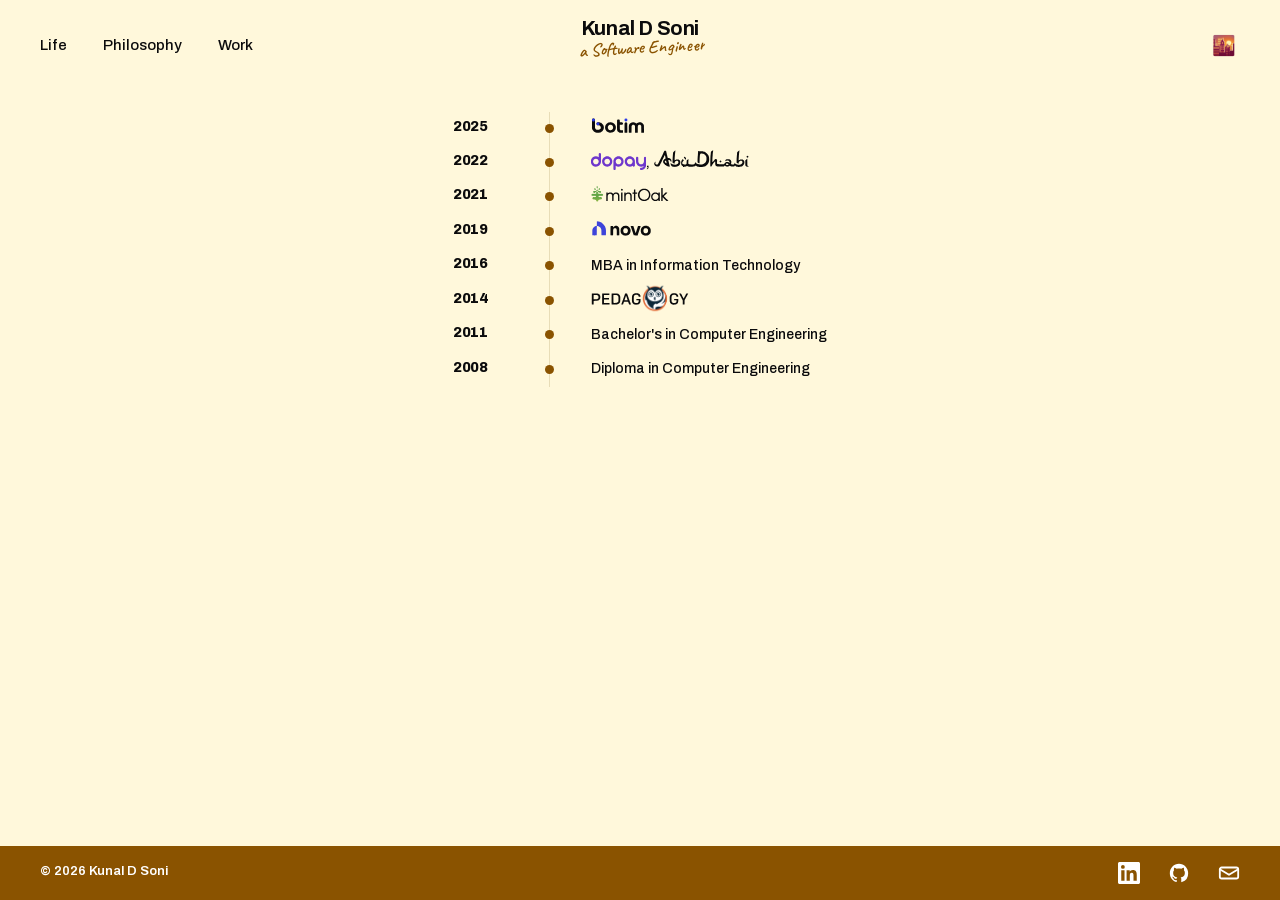
<file: index.html>
<!doctype html>
<html lang="en">
<head>
<meta charset="utf-8">
<title>Kunal D Soni</title>
<link rel="canonical" href="https://kunaldsoni.github.io/story.html">
<meta http-equiv="refresh" content="0; url=story.html">
<script>location.replace('story.html' + location.hash);</script>
</head>
<body><a href="story.html">Continue to the story</a></body>
</html>
</file>
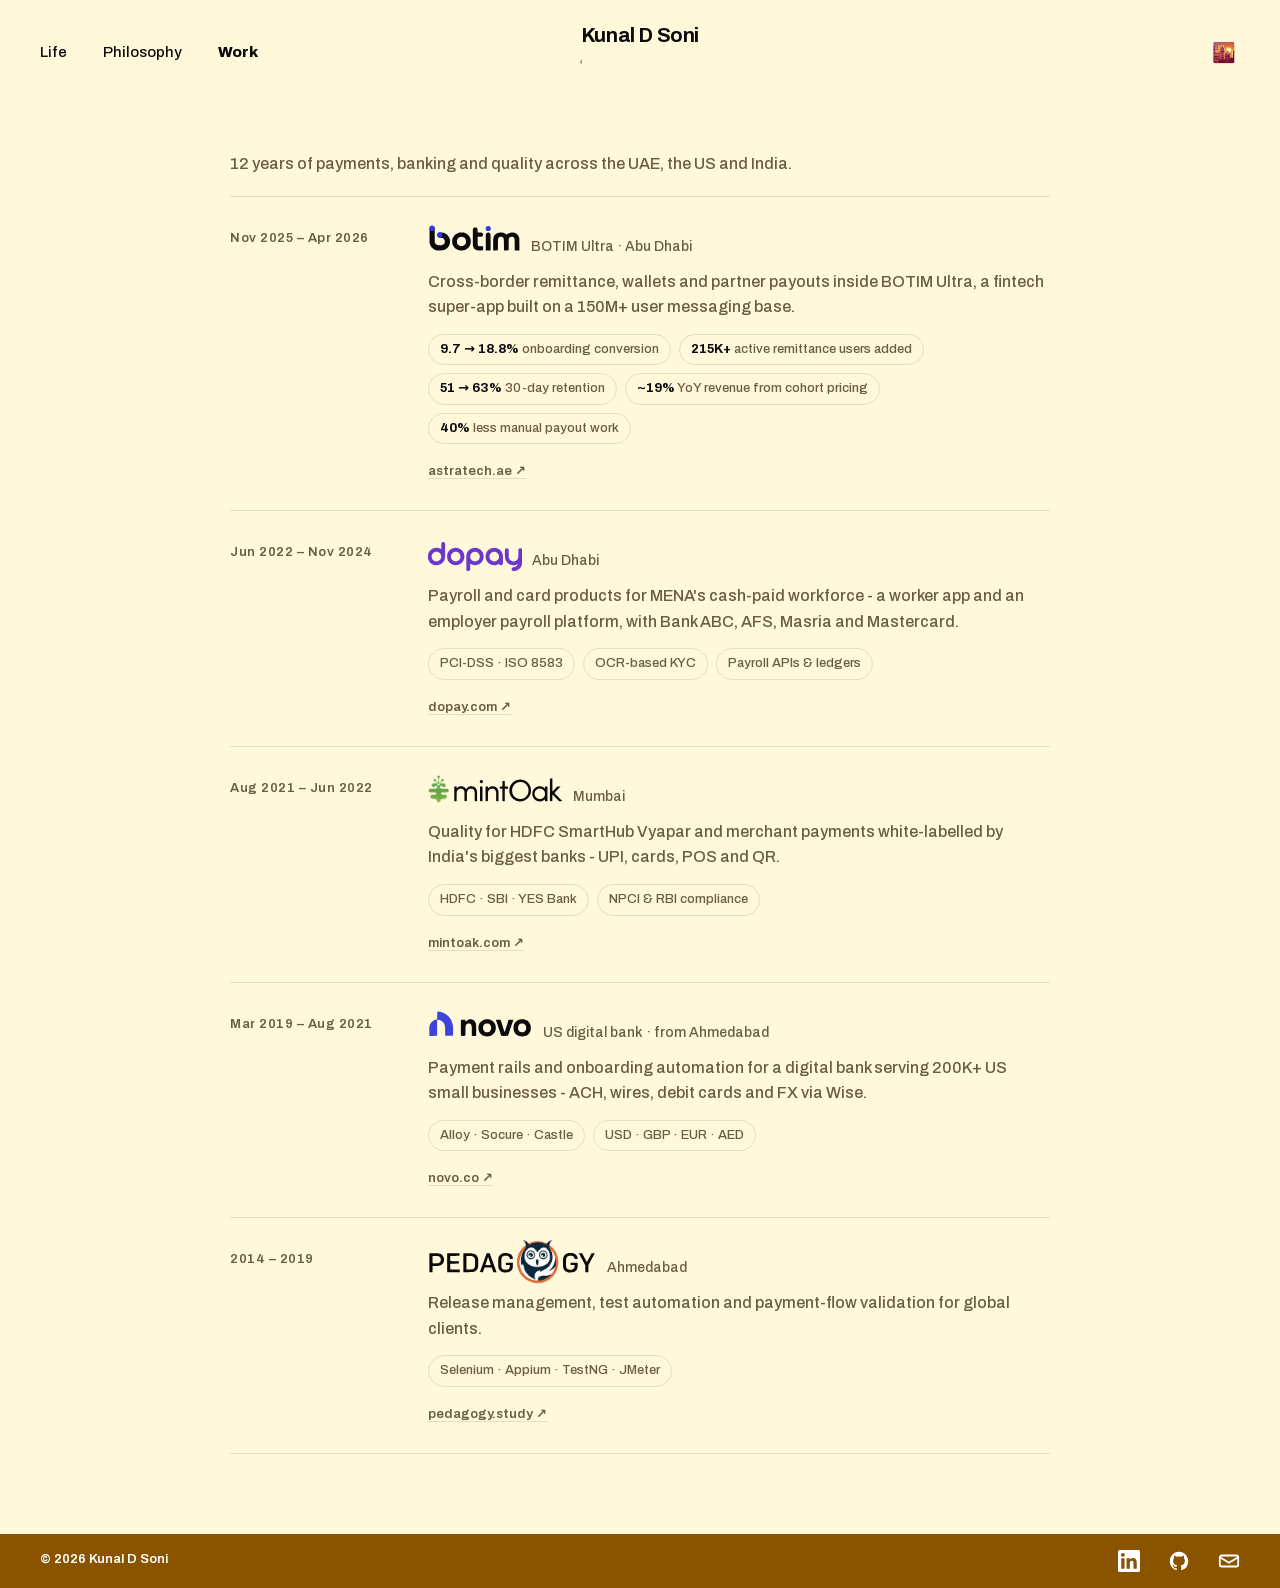
<file: case-botim.html>
<!doctype html>
<html lang="en">
<head>
<meta charset="utf-8">
<meta name="viewport" content="width=device-width,initial-scale=1">
<title>Moved - Kunal D Soni</title>
<meta name="robots" content="noindex, follow">
<meta http-equiv="refresh" content="0; url=work.html#astratech">
<link rel="icon" href="favicon.svg" type="image/svg+xml">
<link rel="stylesheet" href="styles.css?v=5e9617a7">
</head>
<body class="page">
<main class="page__main" id="main">
  <h1 class="visually-hidden">This page has moved</h1>
  <p class="lede lede--center">This page now lives on <a class="arrow" href="work.html#astratech">Work →</a></p>
</main>
</body>
</html>
</file>
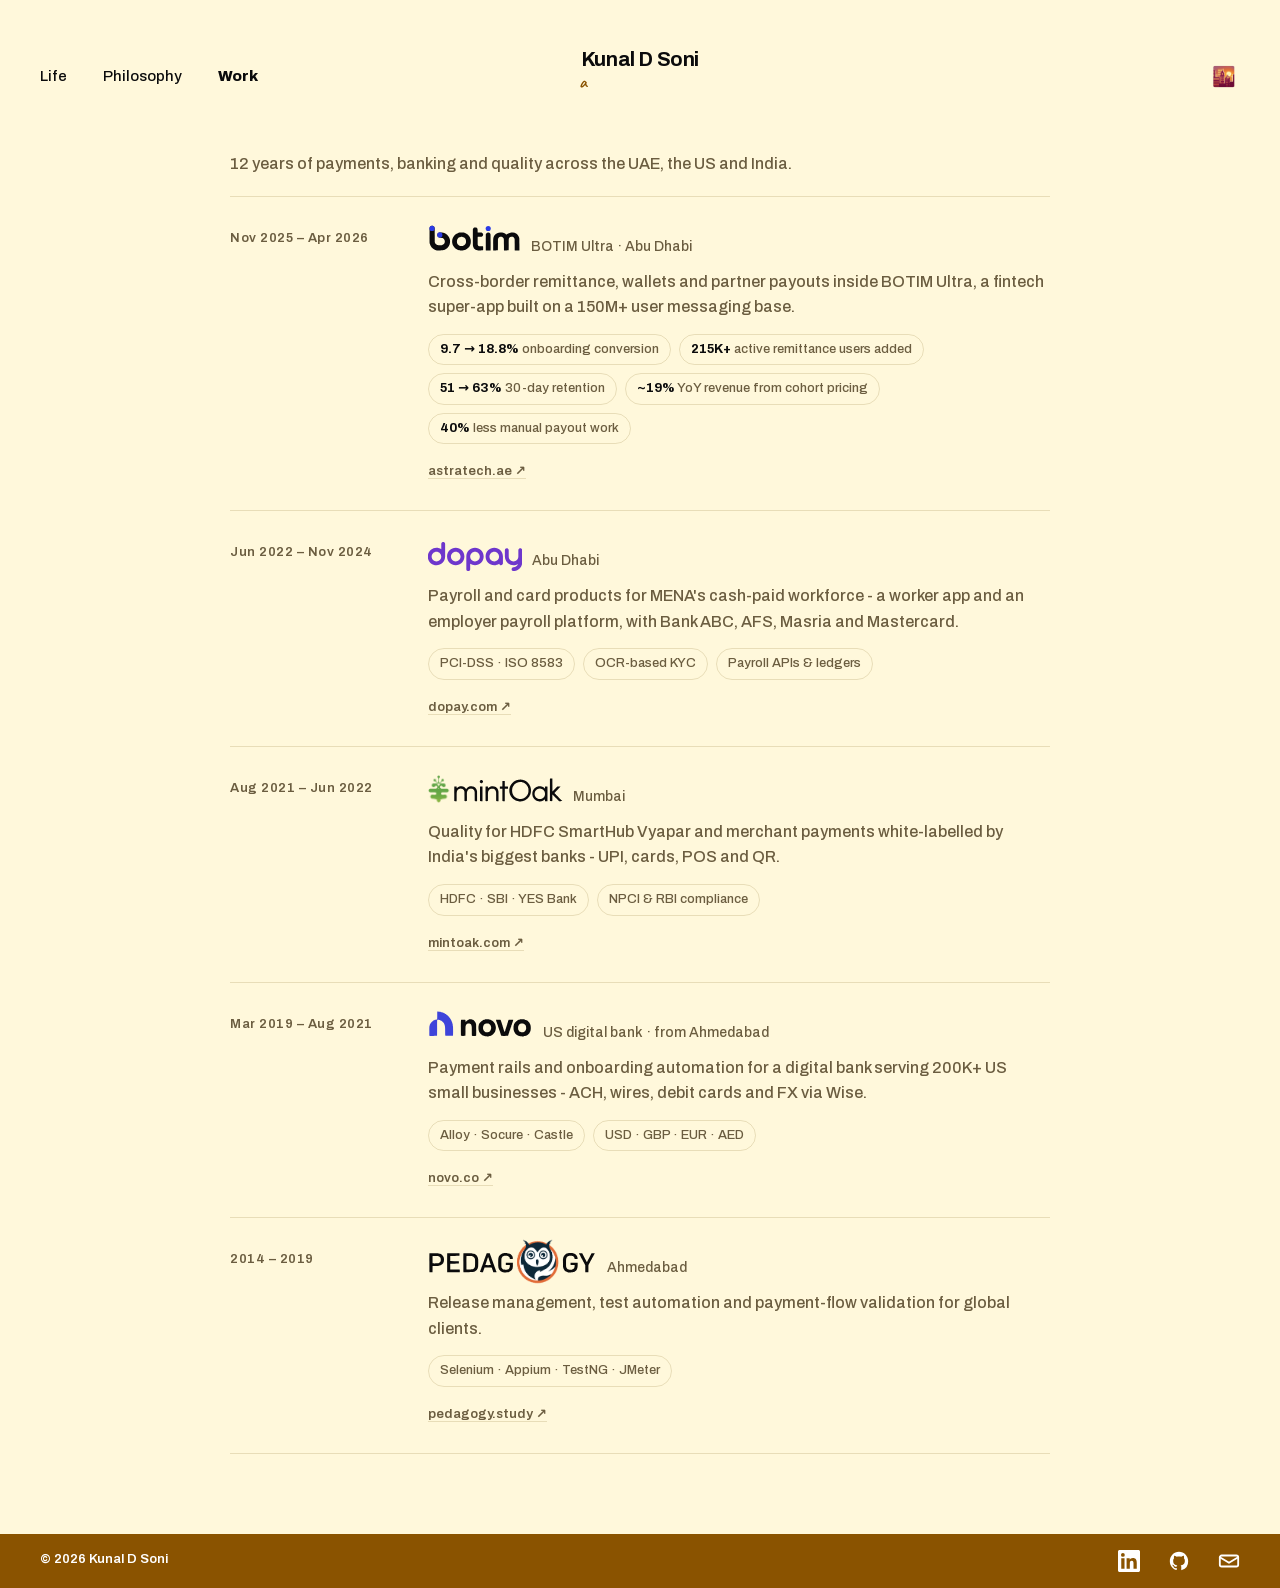
<file: case-dopay.html>
<!doctype html>
<html lang="en">
<head>
<meta charset="utf-8">
<meta name="viewport" content="width=device-width,initial-scale=1">
<title>Moved - Kunal D Soni</title>
<meta name="robots" content="noindex, follow">
<meta http-equiv="refresh" content="0; url=work.html#dopay">
<link rel="icon" href="favicon.svg" type="image/svg+xml">
<link rel="stylesheet" href="styles.css?v=5e9617a7">
</head>
<body class="page">
<main class="page__main" id="main">
  <h1 class="visually-hidden">This page has moved</h1>
  <p class="lede lede--center">This page now lives on <a class="arrow" href="work.html#dopay">Work →</a></p>
</main>
</body>
</html>
</file>
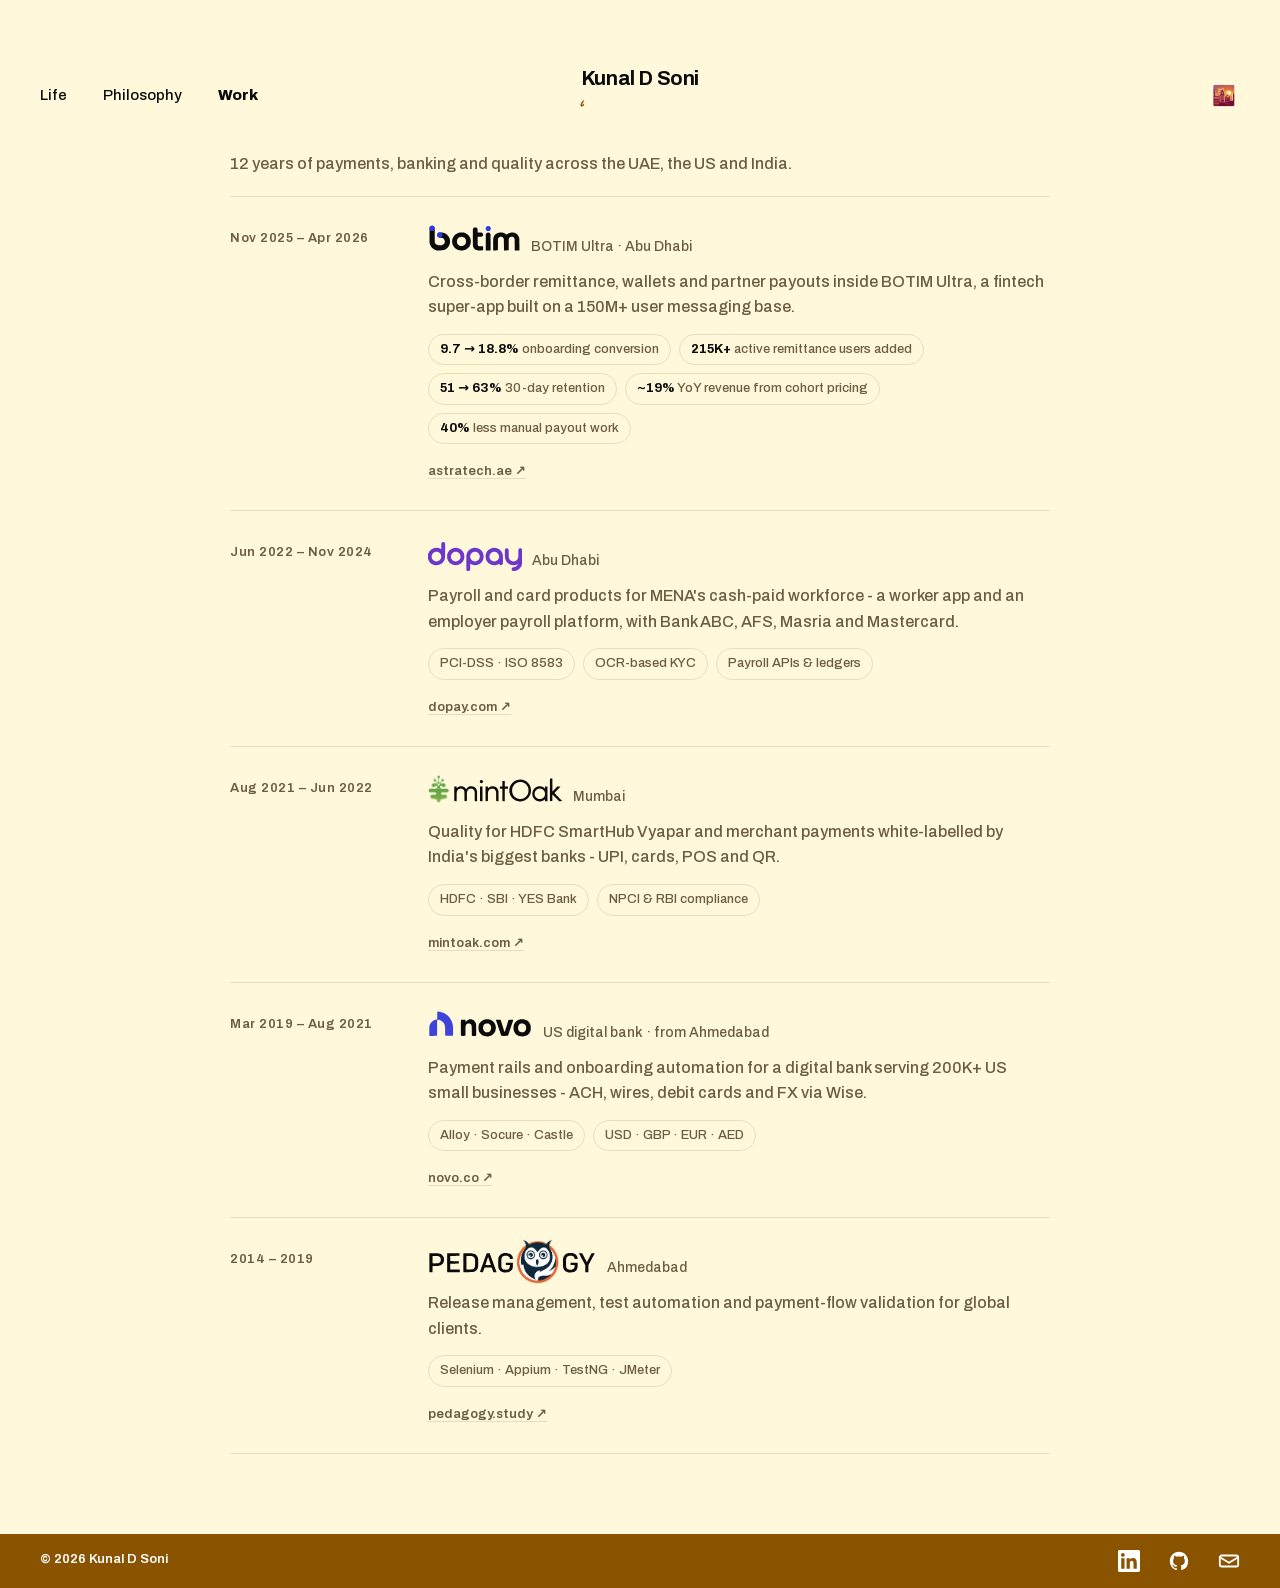
<file: case-novo.html>
<!doctype html>
<html lang="en">
<head>
<meta charset="utf-8">
<meta name="viewport" content="width=device-width,initial-scale=1">
<title>Moved - Kunal D Soni</title>
<meta name="robots" content="noindex, follow">
<meta http-equiv="refresh" content="0; url=work.html#novo">
<link rel="icon" href="favicon.svg" type="image/svg+xml">
<link rel="stylesheet" href="styles.css?v=5e9617a7">
</head>
<body class="page">
<main class="page__main" id="main">
  <h1 class="visually-hidden">This page has moved</h1>
  <p class="lede lede--center">This page now lives on <a class="arrow" href="work.html#novo">Work →</a></p>
</main>
</body>
</html>
</file>
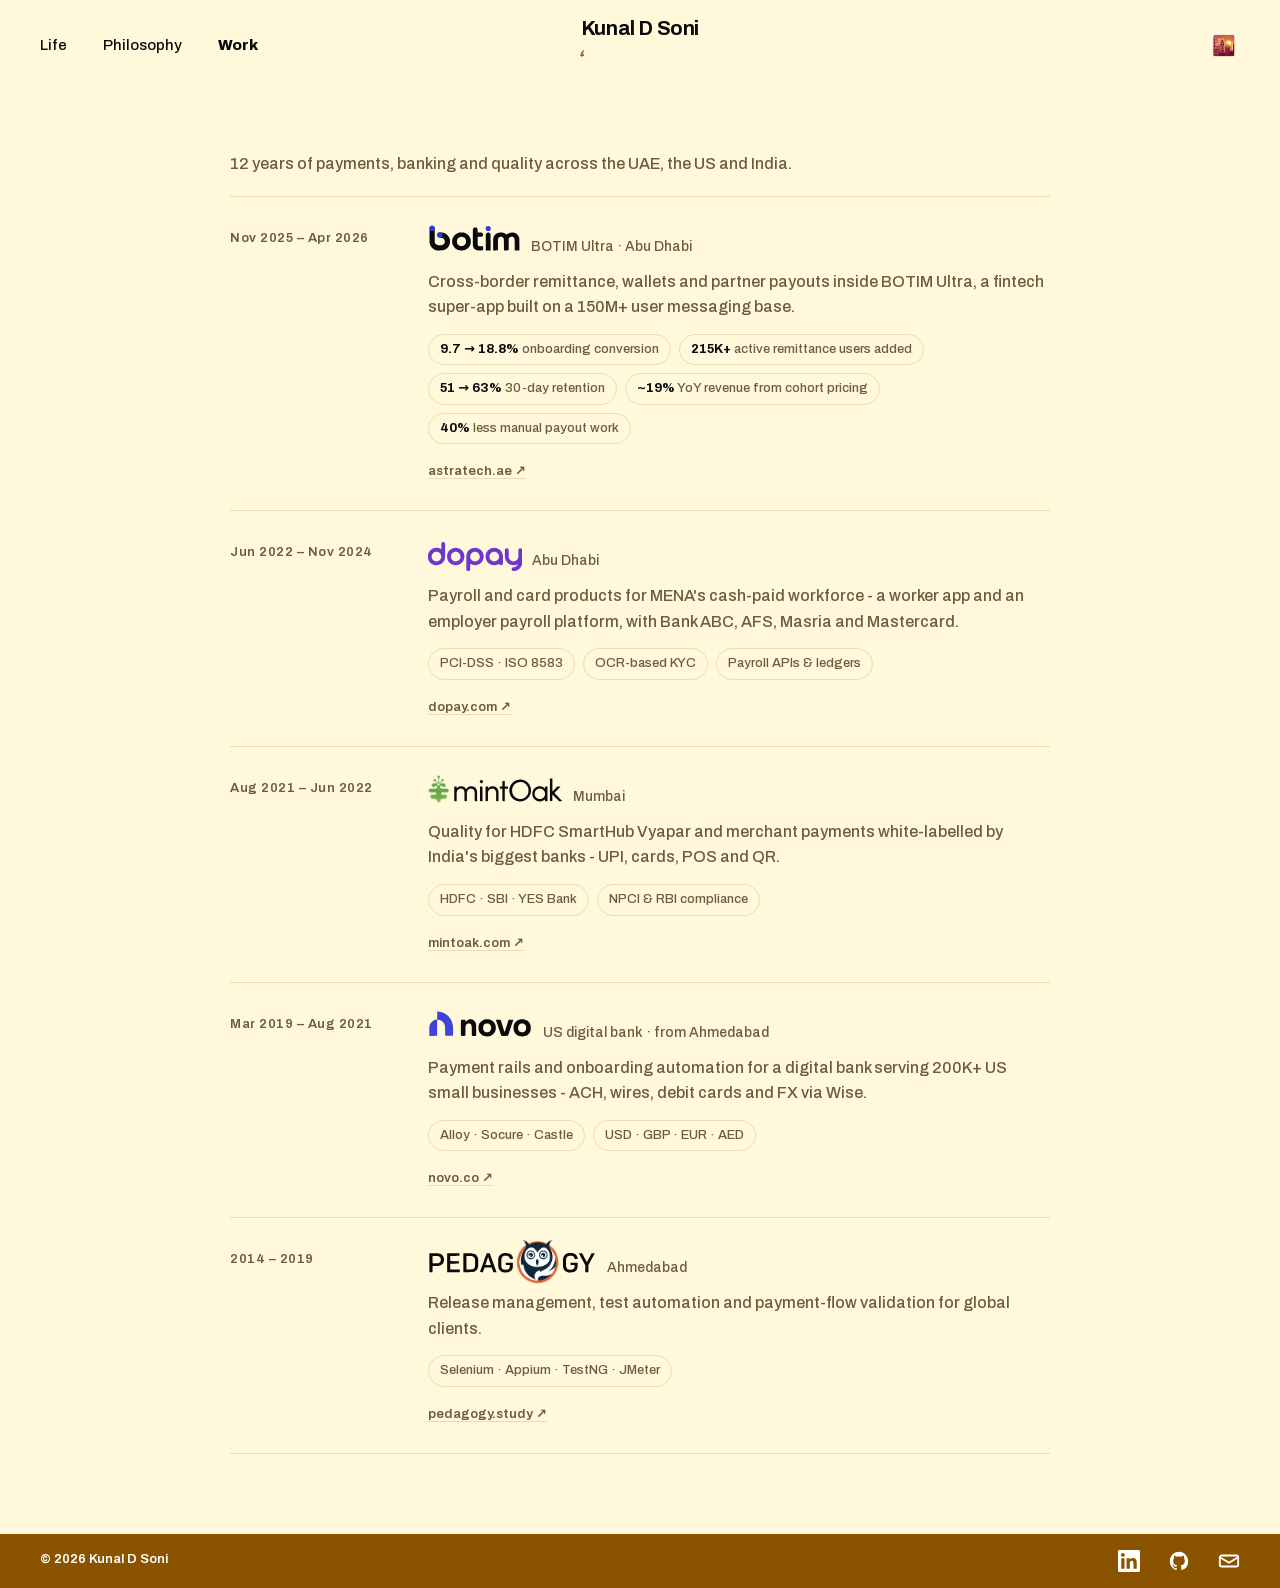
<file: impact.html>
<!doctype html>
<html lang="en">
<head>
<meta charset="utf-8">
<meta name="viewport" content="width=device-width,initial-scale=1">
<title>Moved - Kunal D Soni</title>
<meta name="robots" content="noindex, follow">
<meta http-equiv="refresh" content="0; url=work.html">
<link rel="icon" href="favicon.svg" type="image/svg+xml">
<link rel="stylesheet" href="styles.css?v=5e9617a7">
</head>
<body class="page">
<main class="page__main" id="main">
  <h1 class="visually-hidden">This page has moved</h1>
  <p class="lede lede--center">This page now lives on <a class="arrow" href="work.html">Work →</a></p>
</main>
</body>
</html>
</file>
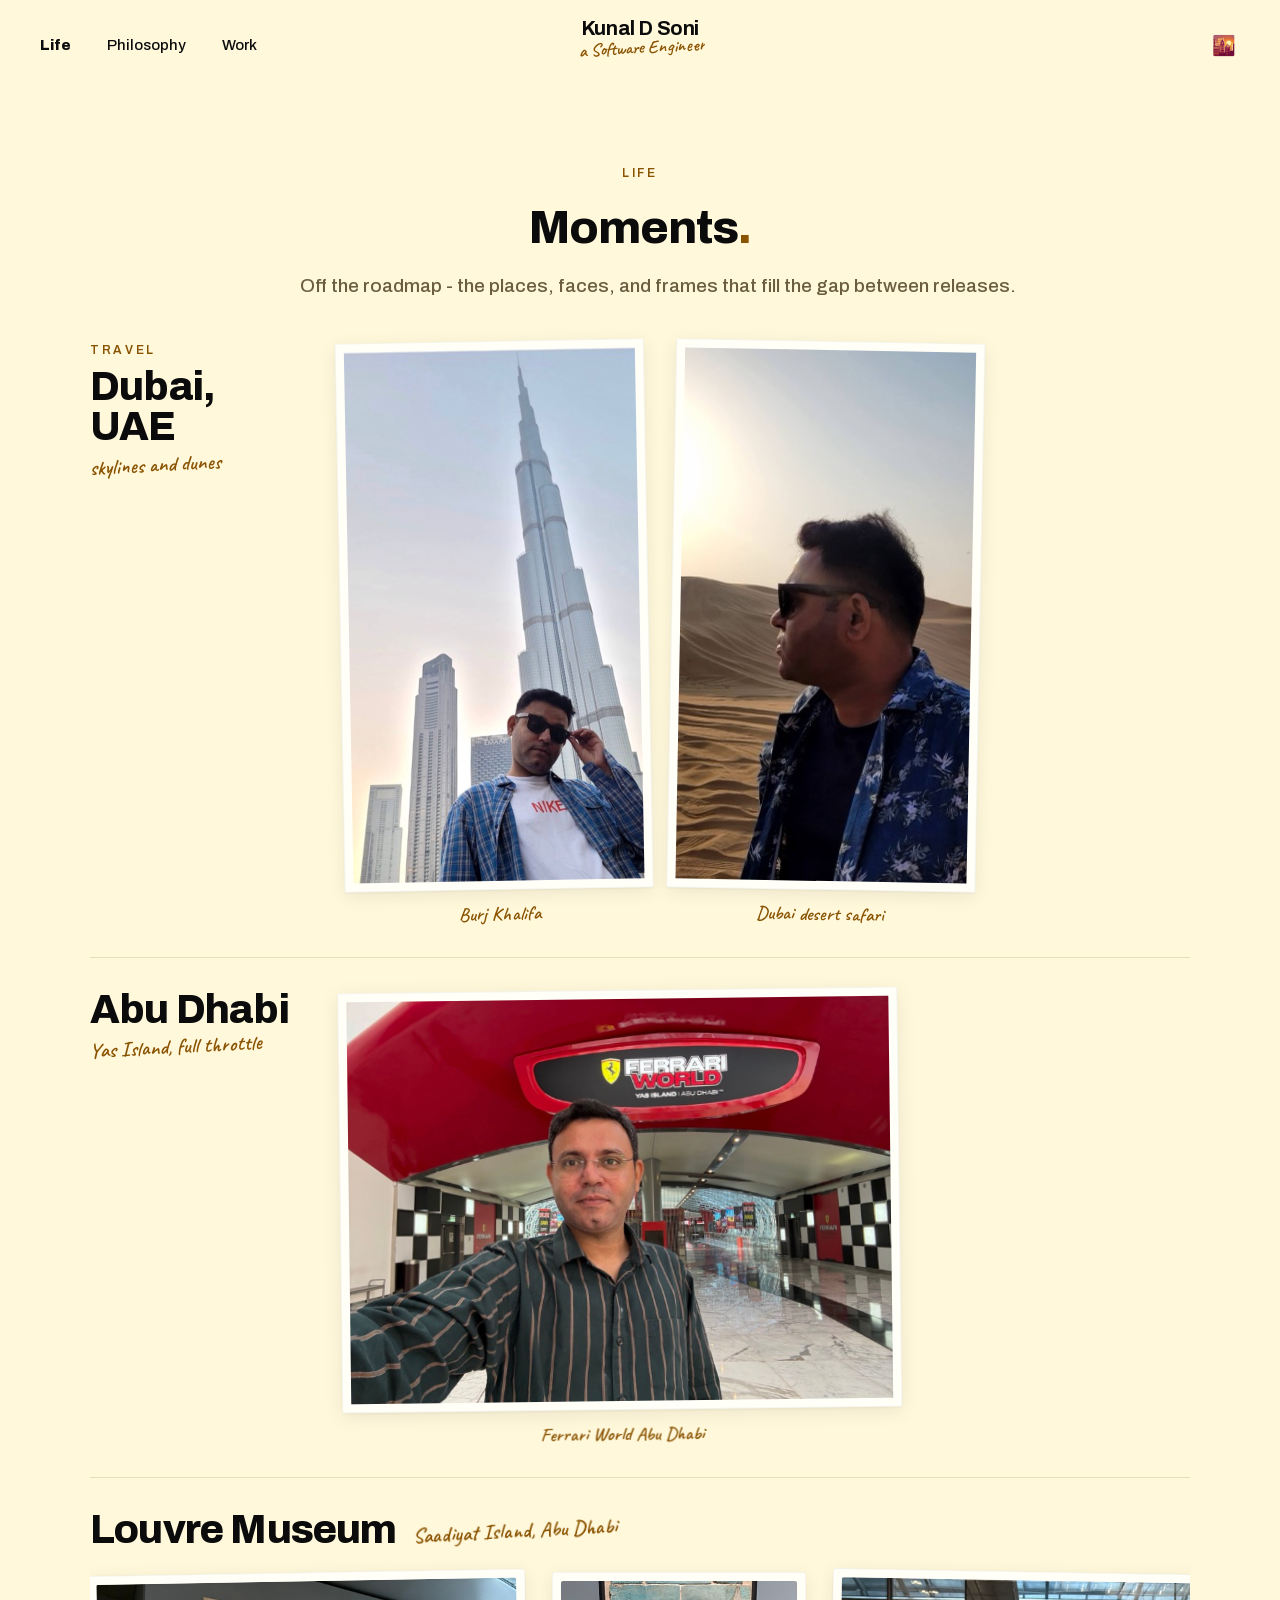
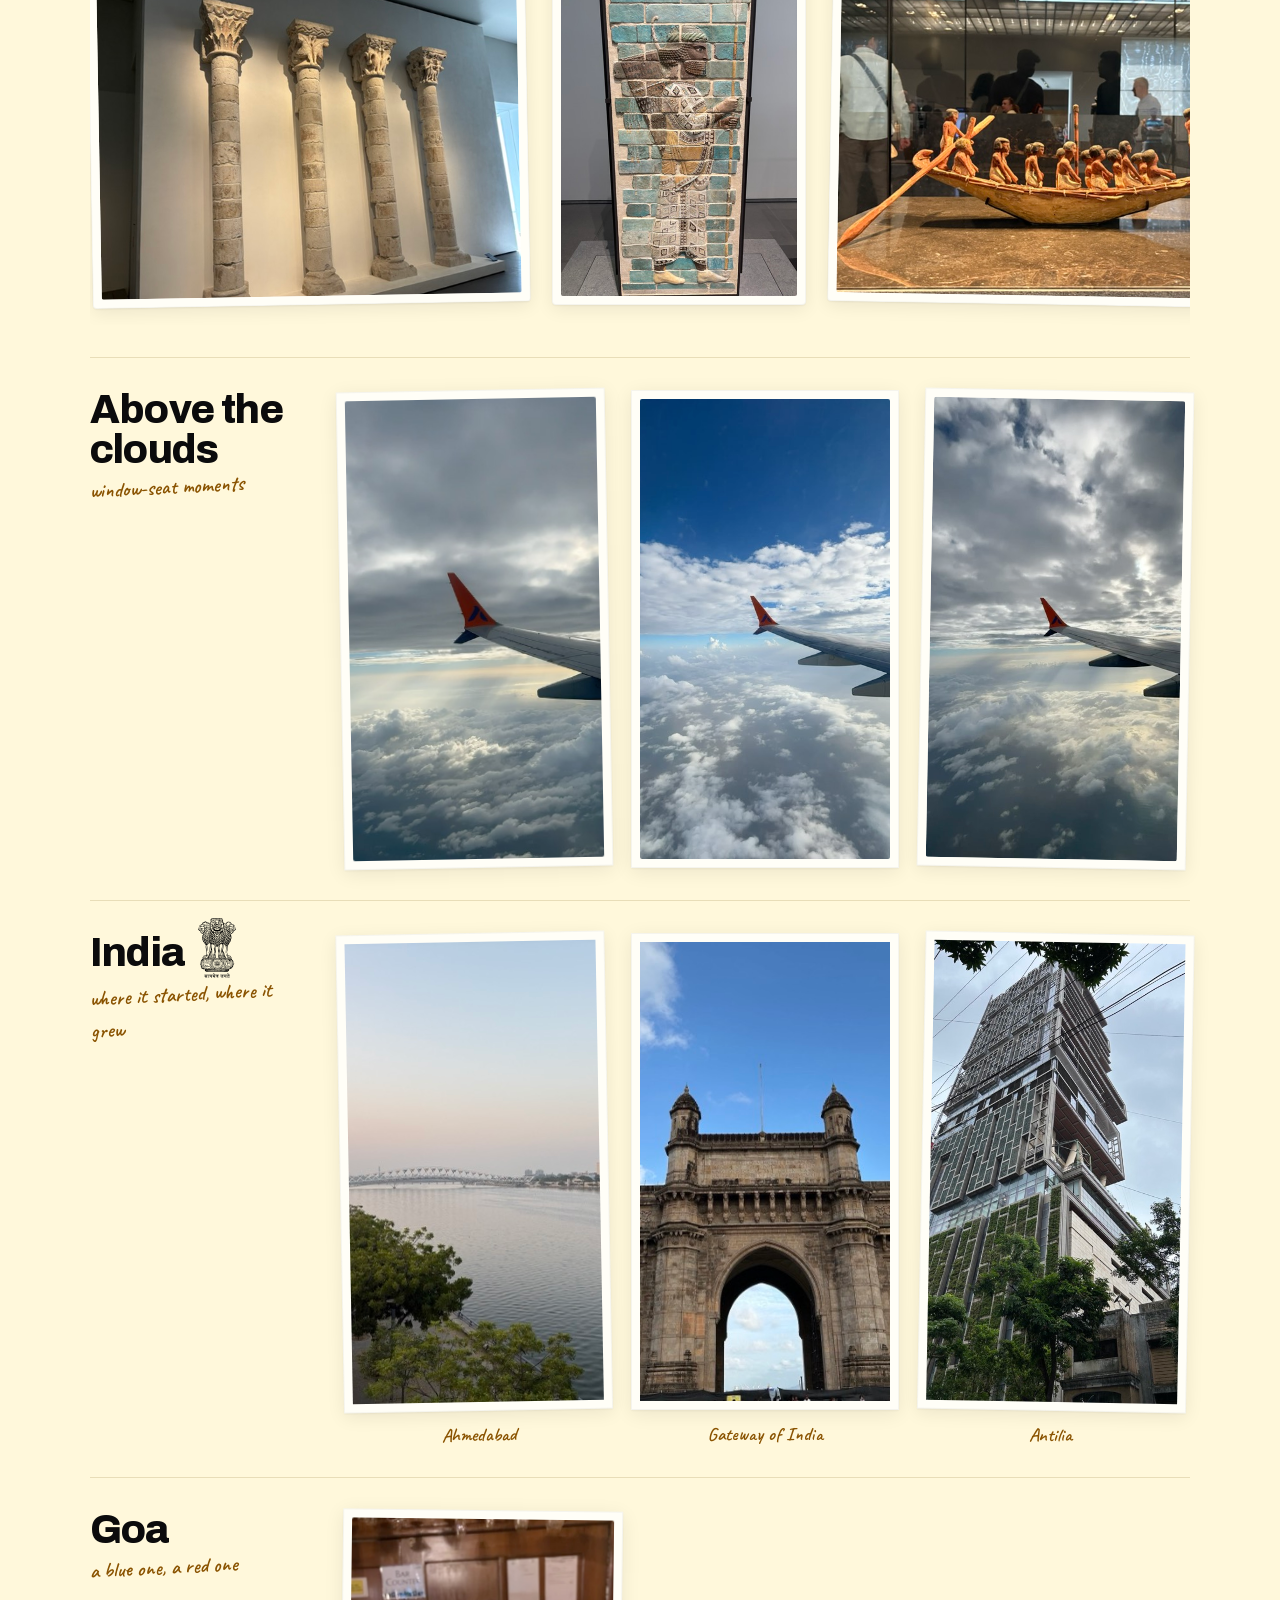
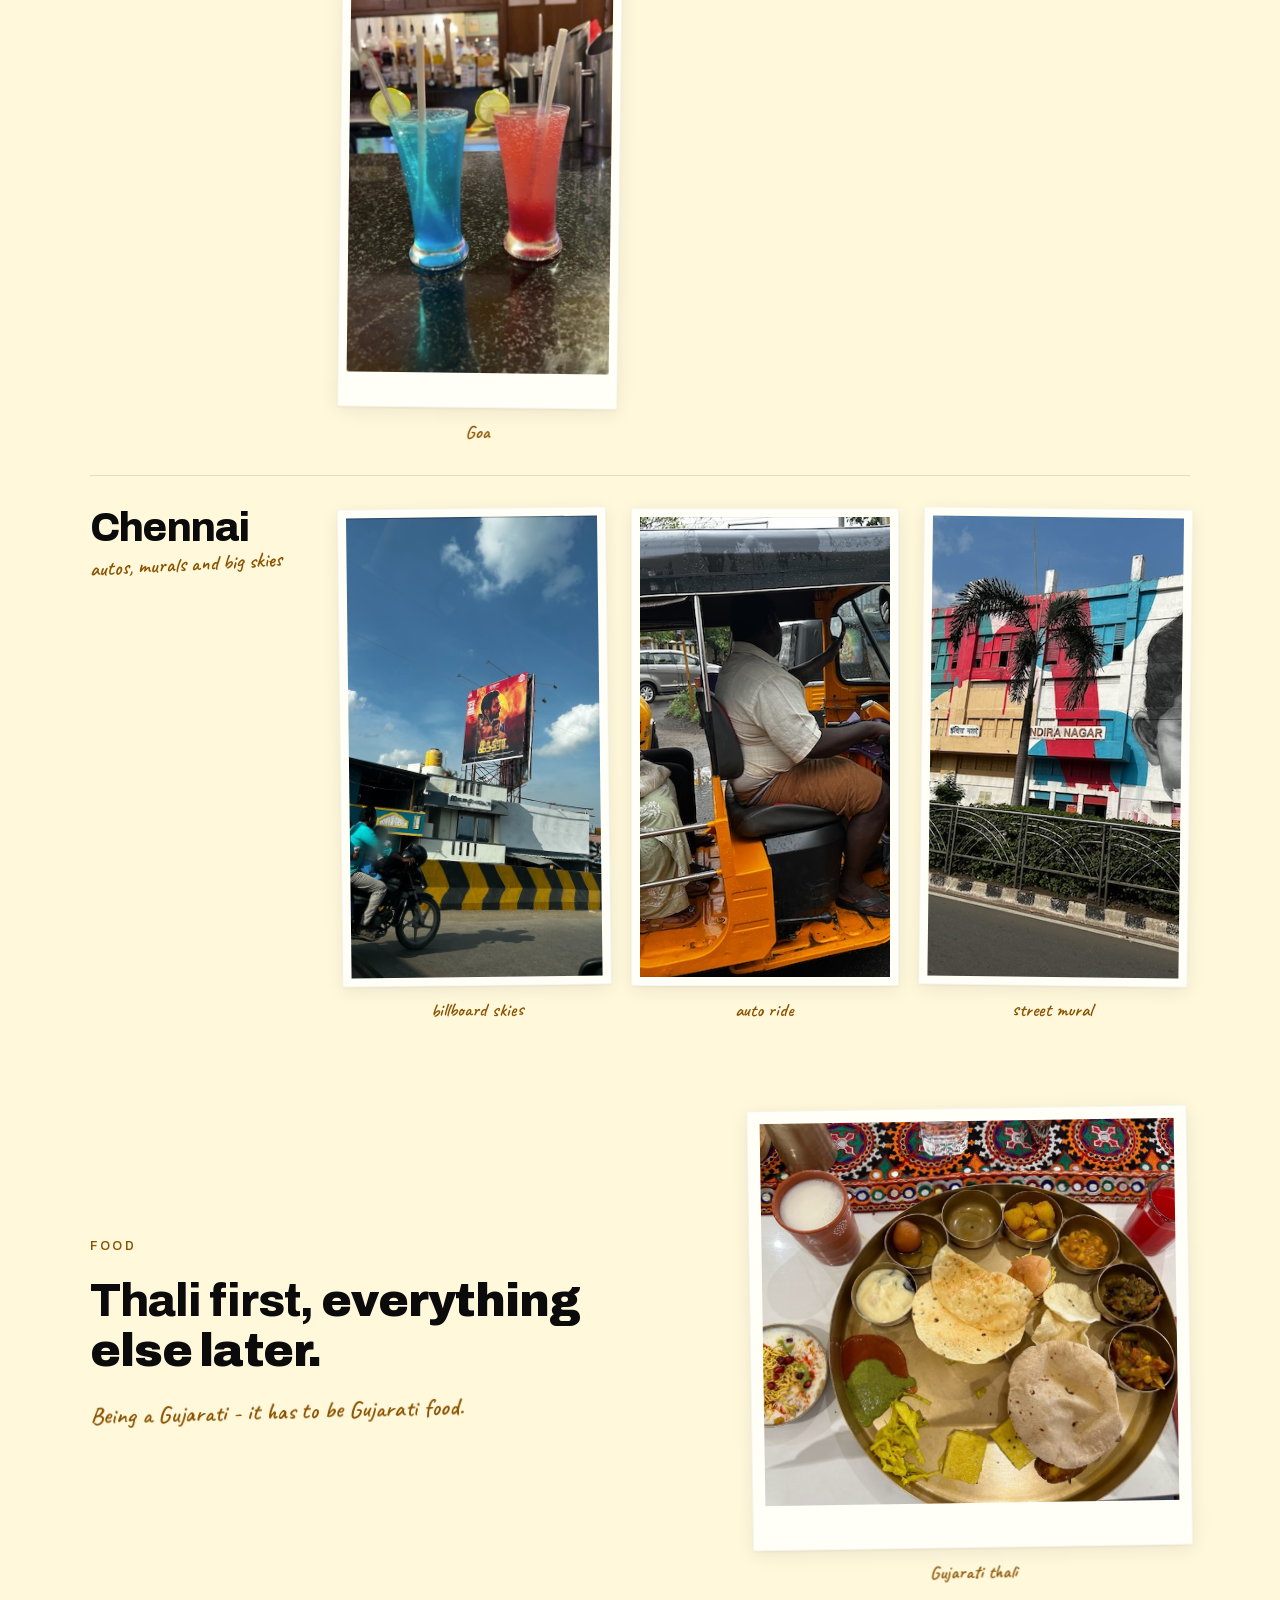
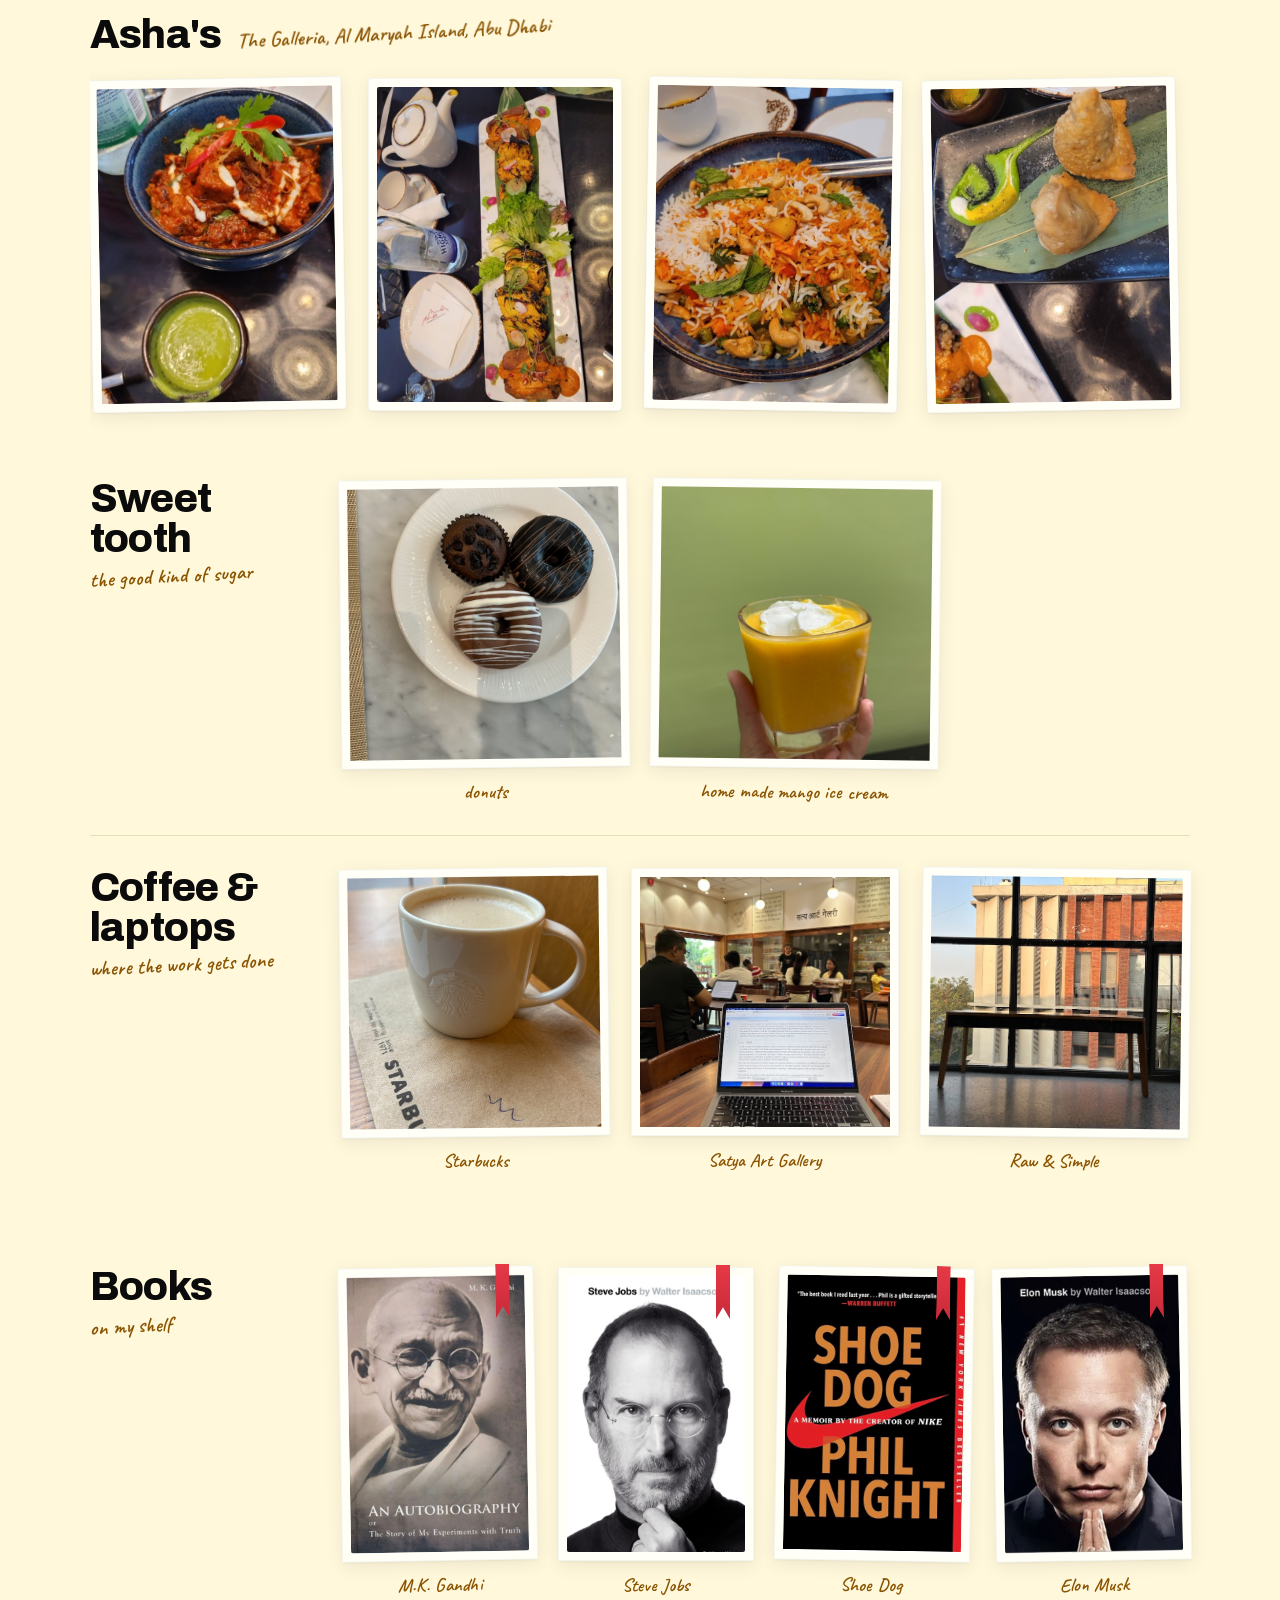
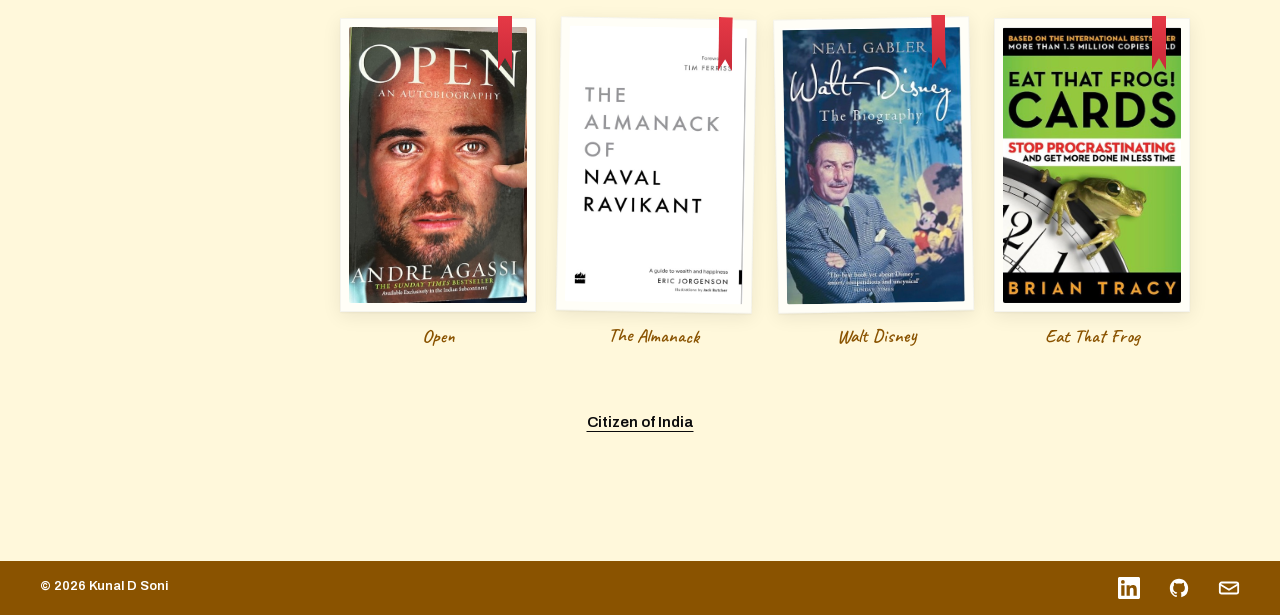
<file: life.html>
<!doctype html>
<html lang="en">
<head>
<meta charset="utf-8">
<meta name="viewport" content="width=device-width,initial-scale=1">
<title>Life - Kunal D Soni</title>
<meta name="description" content="Life beyond the roadmap - travel across Dubai and India, Gujarati food, and the books on my shelf.">
<link rel="canonical" href="https://kunaldsoni.github.io/life.html">
<meta name="author" content="Kunal D Soni">
<meta name="theme-color" content="#0b48f0">
<link rel="icon" href="favicon.svg" type="image/svg+xml">
<link rel="icon" href="favicon-32.png" sizes="32x32" type="image/png">
<link rel="apple-touch-icon" href="apple-touch-icon.png">
<meta property="og:type" content="website">
<meta property="og:site_name" content="Kunal D Soni">
<meta property="og:title" content="Life - Kunal D Soni">
<meta property="og:description" content="Life beyond the roadmap - travel across Dubai and India, Gujarati food, and the books on my shelf.">
<meta property="og:url" content="https://kunaldsoni.github.io/life.html">
<meta property="og:image" content="https://kunaldsoni.github.io/og-image.png">
<meta property="og:image:width" content="1200">
<meta property="og:image:height" content="630">
<meta property="og:image:alt" content="Kunal D Soni - Software Engineer">
<meta name="twitter:card" content="summary_large_image">
<meta name="twitter:title" content="Life - Kunal D Soni">
<meta name="twitter:description" content="Life beyond the roadmap - travel across Dubai and India, Gujarati food, and the books on my shelf.">
<meta name="twitter:image" content="https://kunaldsoni.github.io/og-image.png">
<link rel="preload" href="assets/fonts/archivo-latin.woff2" as="font" type="font/woff2" crossorigin>
<link rel="preload" href="assets/fonts/caveat-latin.woff2" as="font" type="font/woff2" crossorigin>
<link rel="stylesheet" href="styles.css?v=5e9617a7">
<script>
  /* Colour mode follows the visitor's clock: morning 5-11, noon 11-16, evening 16-20, night 20-5 */
  (function(){var h=new Date().getHours(),t=h>=5&&h<11?'morning':h<16&&h>=11?'noon':h>=16&&h<20?'evening':'night',p=null;
  try{p=localStorage.getItem('ks-colour-mode')}catch(e){}
  if(/^(morning|noon|evening|night)$/.test(p||''))t=p;
  document.documentElement.setAttribute('data-time',t)})();
</script>
</head>
<body class="page">

<a class="skip-link" href="#main">Skip to content</a>
<header class="nav nav--solid" id="nav">
  <a class="logo" href="story.html">
    <span>Kunal D Soni</span>
    <span class="logo__note" aria-hidden="true">
      <span class="logo__note-row">
        <span class="logo__note-word logo__note-word--a">a Software&nbsp;</span><span class="logo__note-word logo__note-word--b">Engineer</span>
      </span>
    </span>
  </a>
  <button type="button" class="nav__toggle" id="navToggle" aria-label="Menu" aria-expanded="false" aria-controls="navLeft">
    <span></span><span></span><span></span>
  </button>
  <nav class="nav__links nav__links--left" id="navLeft" aria-label="Main">
    <span class="has-submenu has-submenu--left">
      <a href="life.html" class="active" aria-current="page">Life</a>
      <span class="submenu"><a href="life.html#travel"><span class="submenu__num">01</span><span class="submenu__word">Travel</span></a><a href="life.html#food"><span class="submenu__num">02</span><span class="submenu__word">Food</span></a><a href="life.html#books"><span class="submenu__num">03</span><span class="submenu__word">Books</span></a></span>
    </span>
    <a href="philosophy.html">Philosophy</a>
    <a href="work.html">Work</a>
  </nav>
  <button type="button" class="time-chip" id="timeChip" aria-label="Colour mode: follows your clock. Click to try another.">
    <span class="time-chip__icon" aria-hidden="true">☀️</span>
  </button>
</header>

<main class="page__main" id="main">
  <section class="page__head">
    <p class="eyebrow dark">Life</p>
    <h1 class="display">Moments<span class="dot">.</span></h1>
    <p class="lede nowrap-md lede--center">Off the roadmap - the places, faces, and frames that fill the gap between releases.</p>
  </section>

  <section class="life" id="travel">
    <article class="life-year life-year--hero">
      <header class="life-year__head life-year__head--hero" style="flex-direction:column;align-items:flex-start;gap:8px;">
        <p class="eyebrow dark" style="margin:0;">Travel</p>
        <div style="display:flex;align-items:baseline;gap:18px;flex-wrap:wrap;">
          <span class="life-year__num">Dubai, UAE</span>
          <span class="life-year__note">skylines and dunes</span>
        </div>
      </header>
      <div class="travel-videos" style="grid-template-columns:repeat(2,1fr);max-width:820px;">
        <figure class="life-photo" style="--rot:-3deg">
          <div class="life-photo__frame">
            <img src="assets/life/burj-khalifa-600.jpg" srcset="assets/life/burj-khalifa-600.jpg 600w, assets/life/burj-khalifa.jpg 1000w" sizes="(max-width:560px) 45vw, 300px" alt="Burj Khalifa, Dubai" fetchpriority="high" width="1000" height="1169">
          </div>
          <figcaption>Burj Khalifa</figcaption>
        </figure>
        <figure class="life-photo" style="--rot:3deg">
          <div class="life-photo__frame">
            <img src="assets/life/dubai-desert-safari-700.jpg" srcset="assets/life/dubai-desert-safari-700.jpg 700w, assets/life/dubai-desert-safari.jpg 1400w" sizes="(max-width:560px) 45vw, 300px" alt="Dubai desert safari" fetchpriority="high" style="object-position:25% center;" width="1400" height="1050">
          </div>
          <figcaption>Dubai desert safari</figcaption>
        </figure>
      </div>
    </article>

    <article class="life-year life-year--hero">
      <header class="life-year__head life-year__head--hero">
        <span class="life-year__num">Abu Dhabi</span>
        <span class="life-year__note">Yas Island, full throttle</span>
      </header>
      <div class="travel-videos travel-videos--single">
        <figure class="life-photo" style="--rot:-2deg">
          <div class="life-photo__frame">
            <img src="assets/life/ferrari-world-abu-dhabi-800.jpg" srcset="assets/life/ferrari-world-abu-dhabi-800.jpg 800w, assets/life/ferrari-world-abu-dhabi.jpg 1400w" sizes="(max-width:560px) 92vw, 560px" alt="Kunal at Ferrari World, Yas Island, Abu Dhabi" loading="lazy" width="1400" height="1050">
          </div>
          <figcaption>Ferrari World Abu Dhabi</figcaption>
        </figure>
      </div>
    </article>

    <article class="life-year life-year--hero life-year--strip">
      <header class="life-year__head life-year__head--hero">
        <span class="life-year__num">Louvre Museum</span>
        <span class="life-year__note">Saadiyat Island, Abu Dhabi</span>
      </header>
      <div class="photo-marquee photo-marquee--natural" role="group" aria-label="Photos from Louvre Abu Dhabi">
        <div class="photo-marquee__track" style="animation-duration:320s">
          <figure class="life-photo">
            <div class="life-photo__frame"><img src="assets/life/louvre-abu-dhabi-01-600.jpg" srcset="assets/life/louvre-abu-dhabi-01-600.jpg 600w, assets/life/louvre-abu-dhabi-01.jpg 1000w" sizes="(max-width:760px) 70vw, 480px" alt="In the galleries of Louvre Abu Dhabi" loading="lazy" width="750" height="1000"></div>
          </figure>
          <figure class="life-photo">
            <div class="life-photo__frame"><img src="assets/life/louvre-abu-dhabi-02-600.jpg" srcset="assets/life/louvre-abu-dhabi-02-600.jpg 600w, assets/life/louvre-abu-dhabi-02.jpg 1000w" sizes="(max-width:760px) 70vw, 480px" alt="In the galleries of Louvre Abu Dhabi" loading="lazy" width="750" height="1000"></div>
          </figure>
          <figure class="life-photo">
            <div class="life-photo__frame"><img src="assets/life/louvre-abu-dhabi-03-600.jpg" srcset="assets/life/louvre-abu-dhabi-03-600.jpg 600w, assets/life/louvre-abu-dhabi-03.jpg 1000w" sizes="(max-width:760px) 70vw, 480px" alt="In the galleries of Louvre Abu Dhabi" loading="lazy" width="1000" height="750"></div>
          </figure>
          <figure class="life-photo">
            <div class="life-photo__frame"><img src="assets/life/louvre-abu-dhabi-04-600.jpg" srcset="assets/life/louvre-abu-dhabi-04-600.jpg 600w, assets/life/louvre-abu-dhabi-04.jpg 1000w" sizes="(max-width:760px) 70vw, 480px" alt="In the galleries of Louvre Abu Dhabi" loading="lazy" width="1000" height="750"></div>
          </figure>
          <figure class="life-photo">
            <div class="life-photo__frame"><img src="assets/life/louvre-abu-dhabi-05-600.jpg" srcset="assets/life/louvre-abu-dhabi-05-600.jpg 600w, assets/life/louvre-abu-dhabi-05.jpg 1000w" sizes="(max-width:760px) 70vw, 480px" alt="In the galleries of Louvre Abu Dhabi" loading="lazy" width="1000" height="750"></div>
          </figure>
          <figure class="life-photo">
            <div class="life-photo__frame"><img src="assets/life/louvre-abu-dhabi-06-600.jpg" srcset="assets/life/louvre-abu-dhabi-06-600.jpg 600w, assets/life/louvre-abu-dhabi-06.jpg 1000w" sizes="(max-width:760px) 70vw, 480px" alt="In the galleries of Louvre Abu Dhabi" loading="lazy" width="1000" height="750"></div>
          </figure>
          <figure class="life-photo">
            <div class="life-photo__frame"><img src="assets/life/louvre-abu-dhabi-07-600.jpg" srcset="assets/life/louvre-abu-dhabi-07-600.jpg 600w, assets/life/louvre-abu-dhabi-07.jpg 1000w" sizes="(max-width:760px) 70vw, 480px" alt="In the galleries of Louvre Abu Dhabi" loading="lazy" width="750" height="1000"></div>
          </figure>
          <figure class="life-photo">
            <div class="life-photo__frame"><img src="assets/life/louvre-abu-dhabi-08-600.jpg" srcset="assets/life/louvre-abu-dhabi-08-600.jpg 600w, assets/life/louvre-abu-dhabi-08.jpg 1000w" sizes="(max-width:760px) 70vw, 480px" alt="In the galleries of Louvre Abu Dhabi" loading="lazy" width="750" height="1000"></div>
          </figure>
          <figure class="life-photo">
            <div class="life-photo__frame"><img src="assets/life/louvre-abu-dhabi-09-600.jpg" srcset="assets/life/louvre-abu-dhabi-09-600.jpg 600w, assets/life/louvre-abu-dhabi-09.jpg 1000w" sizes="(max-width:760px) 70vw, 480px" alt="In the galleries of Louvre Abu Dhabi" loading="lazy" width="750" height="1000"></div>
          </figure>
          <figure class="life-photo">
            <div class="life-photo__frame"><img src="assets/life/louvre-abu-dhabi-10-600.jpg" srcset="assets/life/louvre-abu-dhabi-10-600.jpg 600w, assets/life/louvre-abu-dhabi-10.jpg 1000w" sizes="(max-width:760px) 70vw, 480px" alt="In the galleries of Louvre Abu Dhabi" loading="lazy" width="1000" height="750"></div>
          </figure>
          <figure class="life-photo">
            <div class="life-photo__frame"><img src="assets/life/louvre-abu-dhabi-11-600.jpg" srcset="assets/life/louvre-abu-dhabi-11-600.jpg 600w, assets/life/louvre-abu-dhabi-11.jpg 1000w" sizes="(max-width:760px) 70vw, 480px" alt="In the galleries of Louvre Abu Dhabi" loading="lazy" width="1000" height="750"></div>
          </figure>
          <figure class="life-photo">
            <div class="life-photo__frame"><img src="assets/life/louvre-abu-dhabi-12-600.jpg" srcset="assets/life/louvre-abu-dhabi-12-600.jpg 600w, assets/life/louvre-abu-dhabi-12.jpg 1000w" sizes="(max-width:760px) 70vw, 480px" alt="In the galleries of Louvre Abu Dhabi" loading="lazy" width="750" height="1000"></div>
          </figure>
          <figure class="life-photo">
            <div class="life-photo__frame"><img src="assets/life/louvre-abu-dhabi-13-600.jpg" srcset="assets/life/louvre-abu-dhabi-13-600.jpg 600w, assets/life/louvre-abu-dhabi-13.jpg 1000w" sizes="(max-width:760px) 70vw, 480px" alt="In the galleries of Louvre Abu Dhabi" loading="lazy" width="750" height="1000"></div>
          </figure>
          <figure class="life-photo">
            <div class="life-photo__frame"><img src="assets/life/louvre-abu-dhabi-14-600.jpg" srcset="assets/life/louvre-abu-dhabi-14-600.jpg 600w, assets/life/louvre-abu-dhabi-14.jpg 1000w" sizes="(max-width:760px) 70vw, 480px" alt="In the galleries of Louvre Abu Dhabi" loading="lazy" width="750" height="1000"></div>
          </figure>
          <figure class="life-photo">
            <div class="life-photo__frame"><img src="assets/life/louvre-abu-dhabi-15-600.jpg" srcset="assets/life/louvre-abu-dhabi-15-600.jpg 600w, assets/life/louvre-abu-dhabi-15.jpg 1000w" sizes="(max-width:760px) 70vw, 480px" alt="In the galleries of Louvre Abu Dhabi" loading="lazy" width="1000" height="750"></div>
          </figure>
          <figure class="life-photo">
            <div class="life-photo__frame"><img src="assets/life/louvre-abu-dhabi-16-600.jpg" srcset="assets/life/louvre-abu-dhabi-16-600.jpg 600w, assets/life/louvre-abu-dhabi-16.jpg 1000w" sizes="(max-width:760px) 70vw, 480px" alt="In the galleries of Louvre Abu Dhabi" loading="lazy" width="750" height="1000"></div>
          </figure>
          <figure class="life-photo">
            <div class="life-photo__frame"><img src="assets/life/louvre-abu-dhabi-17-600.jpg" srcset="assets/life/louvre-abu-dhabi-17-600.jpg 600w, assets/life/louvre-abu-dhabi-17.jpg 1000w" sizes="(max-width:760px) 70vw, 480px" alt="In the galleries of Louvre Abu Dhabi" loading="lazy" width="750" height="1000"></div>
          </figure>
          <figure class="life-photo">
            <div class="life-photo__frame"><img src="assets/life/louvre-abu-dhabi-18-600.jpg" srcset="assets/life/louvre-abu-dhabi-18-600.jpg 600w, assets/life/louvre-abu-dhabi-18.jpg 1000w" sizes="(max-width:760px) 70vw, 480px" alt="In the galleries of Louvre Abu Dhabi" loading="lazy" width="1000" height="750"></div>
          </figure>
          <figure class="life-photo">
            <div class="life-photo__frame"><img src="assets/life/louvre-abu-dhabi-19-600.jpg" srcset="assets/life/louvre-abu-dhabi-19-600.jpg 600w, assets/life/louvre-abu-dhabi-19.jpg 1000w" sizes="(max-width:760px) 70vw, 480px" alt="In the galleries of Louvre Abu Dhabi" loading="lazy" width="750" height="1000"></div>
          </figure>
          <figure class="life-photo">
            <div class="life-photo__frame"><img src="assets/life/louvre-abu-dhabi-20-600.jpg" srcset="assets/life/louvre-abu-dhabi-20-600.jpg 600w, assets/life/louvre-abu-dhabi-20.jpg 1000w" sizes="(max-width:760px) 70vw, 480px" alt="In the galleries of Louvre Abu Dhabi" loading="lazy" width="750" height="1000"></div>
          </figure>
          <figure class="life-photo">
            <div class="life-photo__frame"><img src="assets/life/louvre-abu-dhabi-21-600.jpg" srcset="assets/life/louvre-abu-dhabi-21-600.jpg 600w, assets/life/louvre-abu-dhabi-21.jpg 1000w" sizes="(max-width:760px) 70vw, 480px" alt="In the galleries of Louvre Abu Dhabi" loading="lazy" width="1000" height="750"></div>
          </figure>
          <figure class="life-photo">
            <div class="life-photo__frame"><img src="assets/life/louvre-abu-dhabi-22-600.jpg" srcset="assets/life/louvre-abu-dhabi-22-600.jpg 600w, assets/life/louvre-abu-dhabi-22.jpg 1000w" sizes="(max-width:760px) 70vw, 480px" alt="In the galleries of Louvre Abu Dhabi" loading="lazy" width="750" height="1000"></div>
          </figure>
          <figure class="life-photo">
            <div class="life-photo__frame"><img src="assets/life/louvre-abu-dhabi-23-600.jpg" srcset="assets/life/louvre-abu-dhabi-23-600.jpg 600w, assets/life/louvre-abu-dhabi-23.jpg 1000w" sizes="(max-width:760px) 70vw, 480px" alt="In the galleries of Louvre Abu Dhabi" loading="lazy" width="750" height="1000"></div>
          </figure>
          <figure class="life-photo">
            <div class="life-photo__frame"><img src="assets/life/louvre-abu-dhabi-24-600.jpg" srcset="assets/life/louvre-abu-dhabi-24-600.jpg 600w, assets/life/louvre-abu-dhabi-24.jpg 1000w" sizes="(max-width:760px) 70vw, 480px" alt="In the galleries of Louvre Abu Dhabi" loading="lazy" width="1000" height="750"></div>
          </figure>
          <figure class="life-photo">
            <div class="life-photo__frame"><img src="assets/life/louvre-abu-dhabi-25-600.jpg" srcset="assets/life/louvre-abu-dhabi-25-600.jpg 600w, assets/life/louvre-abu-dhabi-25.jpg 1000w" sizes="(max-width:760px) 70vw, 480px" alt="In the galleries of Louvre Abu Dhabi" loading="lazy" width="750" height="1000"></div>
          </figure>
          <figure class="life-photo">
            <div class="life-photo__frame"><img src="assets/life/louvre-abu-dhabi-26-600.jpg" srcset="assets/life/louvre-abu-dhabi-26-600.jpg 600w, assets/life/louvre-abu-dhabi-26.jpg 1000w" sizes="(max-width:760px) 70vw, 480px" alt="In the galleries of Louvre Abu Dhabi" loading="lazy" width="750" height="1000"></div>
          </figure>
          <figure class="life-photo">
            <div class="life-photo__frame"><img src="assets/life/louvre-abu-dhabi-27-600.jpg" srcset="assets/life/louvre-abu-dhabi-27-600.jpg 600w, assets/life/louvre-abu-dhabi-27.jpg 1000w" sizes="(max-width:760px) 70vw, 480px" alt="In the galleries of Louvre Abu Dhabi" loading="lazy" width="750" height="1000"></div>
          </figure>
          <figure class="life-photo">
            <div class="life-photo__frame"><img src="assets/life/louvre-abu-dhabi-28-600.jpg" srcset="assets/life/louvre-abu-dhabi-28-600.jpg 600w, assets/life/louvre-abu-dhabi-28.jpg 1000w" sizes="(max-width:760px) 70vw, 480px" alt="In the galleries of Louvre Abu Dhabi" loading="lazy" width="1000" height="750"></div>
          </figure>
          <figure class="life-photo">
            <div class="life-photo__frame"><img src="assets/life/louvre-abu-dhabi-29-600.jpg" srcset="assets/life/louvre-abu-dhabi-29-600.jpg 600w, assets/life/louvre-abu-dhabi-29.jpg 1000w" sizes="(max-width:760px) 70vw, 480px" alt="In the galleries of Louvre Abu Dhabi" loading="lazy" width="750" height="1000"></div>
          </figure>
          <figure class="life-photo">
            <div class="life-photo__frame"><img src="assets/life/louvre-abu-dhabi-30-600.jpg" srcset="assets/life/louvre-abu-dhabi-30-600.jpg 600w, assets/life/louvre-abu-dhabi-30.jpg 1000w" sizes="(max-width:760px) 70vw, 480px" alt="In the galleries of Louvre Abu Dhabi" loading="lazy" width="1000" height="750"></div>
          </figure>
          <figure class="life-photo">
            <div class="life-photo__frame"><img src="assets/life/louvre-abu-dhabi-31-600.jpg" srcset="assets/life/louvre-abu-dhabi-31-600.jpg 600w, assets/life/louvre-abu-dhabi-31.jpg 1000w" sizes="(max-width:760px) 70vw, 480px" alt="In the galleries of Louvre Abu Dhabi" loading="lazy" width="750" height="1000"></div>
          </figure>
          <figure class="life-photo">
            <div class="life-photo__frame"><img src="assets/life/louvre-abu-dhabi-32-600.jpg" srcset="assets/life/louvre-abu-dhabi-32-600.jpg 600w, assets/life/louvre-abu-dhabi-32.jpg 1000w" sizes="(max-width:760px) 70vw, 480px" alt="In the galleries of Louvre Abu Dhabi" loading="lazy" width="1000" height="750"></div>
          </figure>
          <figure class="life-photo">
            <div class="life-photo__frame"><img src="assets/life/louvre-abu-dhabi-33-600.jpg" srcset="assets/life/louvre-abu-dhabi-33-600.jpg 600w, assets/life/louvre-abu-dhabi-33.jpg 1000w" sizes="(max-width:760px) 70vw, 480px" alt="In the galleries of Louvre Abu Dhabi" loading="lazy" width="1000" height="750"></div>
          </figure>
          <figure class="life-photo">
            <div class="life-photo__frame"><img src="assets/life/louvre-abu-dhabi-34-600.jpg" srcset="assets/life/louvre-abu-dhabi-34-600.jpg 600w, assets/life/louvre-abu-dhabi-34.jpg 1000w" sizes="(max-width:760px) 70vw, 480px" alt="In the galleries of Louvre Abu Dhabi" loading="lazy" width="750" height="1000"></div>
          </figure>
          <figure class="life-photo">
            <div class="life-photo__frame"><img src="assets/life/louvre-abu-dhabi-35-600.jpg" srcset="assets/life/louvre-abu-dhabi-35-600.jpg 600w, assets/life/louvre-abu-dhabi-35.jpg 1000w" sizes="(max-width:760px) 70vw, 480px" alt="In the galleries of Louvre Abu Dhabi" loading="lazy" width="750" height="1000"></div>
          </figure>
          <figure class="life-photo">
            <div class="life-photo__frame"><img src="assets/life/louvre-abu-dhabi-36-600.jpg" srcset="assets/life/louvre-abu-dhabi-36-600.jpg 600w, assets/life/louvre-abu-dhabi-36.jpg 1000w" sizes="(max-width:760px) 70vw, 480px" alt="In the galleries of Louvre Abu Dhabi" loading="lazy" width="1000" height="750"></div>
          </figure>
          <figure class="life-photo">
            <div class="life-photo__frame"><img src="assets/life/louvre-abu-dhabi-37-600.jpg" srcset="assets/life/louvre-abu-dhabi-37-600.jpg 600w, assets/life/louvre-abu-dhabi-37.jpg 1000w" sizes="(max-width:760px) 70vw, 480px" alt="In the galleries of Louvre Abu Dhabi" loading="lazy" width="750" height="1000"></div>
          </figure>
          <figure class="life-photo">
            <div class="life-photo__frame"><img src="assets/life/louvre-abu-dhabi-38-600.jpg" srcset="assets/life/louvre-abu-dhabi-38-600.jpg 600w, assets/life/louvre-abu-dhabi-38.jpg 1000w" sizes="(max-width:760px) 70vw, 480px" alt="In the galleries of Louvre Abu Dhabi" loading="lazy" width="1000" height="750"></div>
          </figure>
          <figure class="life-photo">
            <div class="life-photo__frame"><img src="assets/life/louvre-abu-dhabi-39-600.jpg" srcset="assets/life/louvre-abu-dhabi-39-600.jpg 600w, assets/life/louvre-abu-dhabi-39.jpg 1000w" sizes="(max-width:760px) 70vw, 480px" alt="In the galleries of Louvre Abu Dhabi" loading="lazy" width="1000" height="750"></div>
          </figure>
          <figure class="life-photo">
            <div class="life-photo__frame"><img src="assets/life/louvre-abu-dhabi-40-600.jpg" srcset="assets/life/louvre-abu-dhabi-40-600.jpg 600w, assets/life/louvre-abu-dhabi-40.jpg 1000w" sizes="(max-width:760px) 70vw, 480px" alt="In the galleries of Louvre Abu Dhabi" loading="lazy" width="1000" height="750"></div>
          </figure>
        </div>
      </div>
    </article>

    <article class="life-year life-year--hero">
      <header class="life-year__head life-year__head--hero">
        <span class="life-year__num">Above the clouds</span>
        <span class="life-year__note">window-seat moments</span>
      </header>
      <div class="travel-videos">
        <figure class="life-photo" style="--rot:-3deg">
          <div class="life-photo__frame">
            <video src="assets/video/airplane-1.mp4" poster="assets/video/airplane-1.jpg" data-autoplay muted loop playsinline preload="none" width="540" height="960"></video>
          </div>
        </figure>
        <figure class="life-photo" style="--rot:0deg">
          <div class="life-photo__frame">
            <video src="assets/video/airplane-3.mp4" poster="assets/video/airplane-3.jpg" data-autoplay muted loop playsinline preload="none" width="540" height="960"></video>
          </div>
        </figure>
        <figure class="life-photo" style="--rot:3deg">
          <div class="life-photo__frame">
            <video src="assets/video/airplane-2.mp4" poster="assets/video/airplane-2.jpg" data-autoplay muted loop playsinline preload="none" width="540" height="960"></video>
          </div>
        </figure>
      </div>
    </article>

    <article class="life-year life-year--hero">
      <header class="life-year__head life-year__head--hero">
        <span class="life-year__num">India <img class="emblem-india" src="assets/emblem-of-india.svg" alt="Emblem of India" width="550" height="877"></span>
        <span class="life-year__note">where it started, where it grew</span>
      </header>
      <div class="travel-videos">
        <figure class="life-photo" style="--rot:-3deg">
          <div class="life-photo__frame">
            <img src="assets/life/ahmedabad-700.jpg" srcset="assets/life/ahmedabad-700.jpg 700w, assets/life/ahmedabad.jpg 1400w" sizes="(max-width:560px) 30vw, 280px" alt="Ahmedabad" loading="lazy" width="1400" height="1050">
          </div>
          <figcaption>Ahmedabad</figcaption>
        </figure>
        <figure class="life-photo" style="--rot:0deg">
          <div class="life-photo__frame">
            <img src="assets/life/gateway-of-india-700.jpg" srcset="assets/life/gateway-of-india-700.jpg 700w, assets/life/gateway-of-india.jpg 1400w" sizes="(max-width:560px) 30vw, 280px" alt="Gateway of India, Mumbai" loading="lazy" width="1400" height="1050">
          </div>
          <figcaption>Gateway of India</figcaption>
        </figure>
        <figure class="life-photo" style="--rot:3deg">
          <div class="life-photo__frame">
            <img src="assets/life/antilia-600.jpg" srcset="assets/life/antilia-600.jpg 600w, assets/life/antilia.jpg 975w" sizes="(max-width:560px) 30vw, 280px" alt="Antilia, Mumbai" loading="lazy" width="975" height="1300">
          </div>
          <figcaption>Antilia</figcaption>
        </figure>
      </div>
    </article>

    <article class="life-year life-year--hero">
      <header class="life-year__head life-year__head--hero">
        <span class="life-year__num">Goa</span>
        <span class="life-year__note">a blue one, a red one</span>
      </header>
      <div class="travel-videos travel-videos--single travel-videos--portrait">
        <figure class="life-photo" style="--rot:2deg">
          <div class="life-photo__frame">
            <video src="assets/video/goa.mp4" poster="assets/video/goa.jpg" data-autoplay muted loop playsinline preload="none" width="360" height="640"></video>
          </div>
          <figcaption>Goa</figcaption>
        </figure>
      </div>
    </article>

    <article class="life-year life-year--hero">
      <header class="life-year__head life-year__head--hero">
        <span class="life-year__num">Chennai</span>
        <span class="life-year__note">autos, murals and big skies</span>
      </header>
      <div class="travel-videos travel-videos--natural">
        <figure class="life-photo" style="--rot:-2deg">
          <div class="life-photo__frame">
            <img src="assets/life/chennai-1-700.jpg" srcset="assets/life/chennai-1-700.jpg 700w, assets/life/chennai-1.jpg 1400w" sizes="(max-width:560px) 70vw, 220px" alt="Street in Chennai with a big film billboard and a motorbike" loading="lazy" width="1400" height="1867">
          </div>
          <figcaption>billboard skies</figcaption>
        </figure>
        <figure class="life-photo" style="--rot:0deg">
          <div class="life-photo__frame">
            <img src="assets/life/chennai-2-700.jpg" srcset="assets/life/chennai-2-700.jpg 700w, assets/life/chennai-2.jpg 1400w" sizes="(max-width:560px) 92vw, 380px" alt="Inside an auto-rickshaw in Chennai" loading="lazy" width="1400" height="1050">
          </div>
          <figcaption>auto ride</figcaption>
        </figure>
        <figure class="life-photo" style="--rot:2deg">
          <div class="life-photo__frame">
            <img src="assets/life/chennai-3-700.jpg" srcset="assets/life/chennai-3-700.jpg 700w, assets/life/chennai-3.jpg 1400w" sizes="(max-width:560px) 92vw, 380px" alt="Large street mural of a child's face on a building in Chennai" loading="lazy" width="1400" height="1050">
          </div>
          <figcaption>street mural</figcaption>
        </figure>
      </div>
    </article>

  </section>

  <section class="life-love" id="food">
    <div class="life-love__inner">
      <div class="life-love__copy">
        <p class="eyebrow dark">Food</p>
        <h2 class="display">Thali first, <em>everything else later.</em></h2>
        <p class="life-love__caption">Being a Gujarati - it has to be Gujarati food.</p>
      </div>
      <figure class="life-photo life-photo--big" style="--rot:-2.5deg">
        <div class="life-photo__frame">
          <img src="assets/life/gujarati-thali-800.jpg" srcset="assets/life/gujarati-thali-800.jpg 800w, assets/life/gujarati-thali.jpg 1300w" sizes="(max-width:900px) 90vw, 440px" alt="Gujarati thali" loading="lazy" width="1300" height="975">
        </div>
        <figcaption>Gujarati thali</figcaption>
      </figure>
    </div>

    <div class="life-love__more">
      <header class="life-year__head life-year__head--hero">
        <span class="life-year__num">Asha's</span>
        <span class="life-year__note">The Galleria, Al Maryah Island, Abu Dhabi</span>
      </header>
      <div class="photo-marquee photo-marquee--natural" role="group" aria-label="Photos from Asha's">
        <div class="photo-marquee__track">
          <figure class="life-photo">
            <div class="life-photo__frame"><img src="assets/life/ashas-1-600.jpg" srcset="assets/life/ashas-1-600.jpg 600w, assets/life/ashas-1.jpg 675w" sizes="(max-width:760px) 62vw, 24vw" alt="Dinner at Asha's, Abu Dhabi" loading="lazy" width="675" height="900"></div>
          </figure>
          <figure class="life-photo">
            <div class="life-photo__frame"><img src="assets/life/ashas-2-600.jpg" srcset="assets/life/ashas-2-600.jpg 600w, assets/life/ashas-2.jpg 675w" sizes="(max-width:760px) 62vw, 24vw" alt="Dinner at Asha's, Abu Dhabi" loading="lazy" width="675" height="900"></div>
          </figure>
          <figure class="life-photo">
            <div class="life-photo__frame"><img src="assets/life/ashas-3-600.jpg" srcset="assets/life/ashas-3-600.jpg 600w, assets/life/ashas-3.jpg 675w" sizes="(max-width:760px) 62vw, 24vw" alt="Dinner at Asha's, Abu Dhabi" loading="lazy" width="675" height="900"></div>
          </figure>
          <figure class="life-photo">
            <div class="life-photo__frame"><img src="assets/life/ashas-4-600.jpg" srcset="assets/life/ashas-4-600.jpg 600w, assets/life/ashas-4.jpg 675w" sizes="(max-width:760px) 62vw, 24vw" alt="Dinner at Asha's, Abu Dhabi" loading="lazy" width="675" height="900"></div>
          </figure>
          <figure class="life-photo">
            <div class="life-photo__frame"><img src="assets/life/ashas-5-600.jpg" srcset="assets/life/ashas-5-600.jpg 600w, assets/life/ashas-5.jpg 675w" sizes="(max-width:760px) 62vw, 24vw" alt="Dinner at Asha's, Abu Dhabi" loading="lazy" width="675" height="900"></div>
          </figure>
          <figure class="life-photo">
            <div class="life-photo__frame"><img src="assets/life/ashas-6-600.jpg" srcset="assets/life/ashas-6-600.jpg 600w, assets/life/ashas-6.jpg 675w" sizes="(max-width:760px) 62vw, 24vw" alt="Dinner at Asha's, Abu Dhabi" loading="lazy" width="675" height="900"></div>
          </figure>
        </div>
      </div>
      <script>
        (function(){
          document.querySelectorAll('.photo-marquee__track').forEach(function(track){
          var items = Array.prototype.slice.call(track.children);
          for(var i=items.length-1;i>0;i--){
            var j = Math.floor(Math.random()*(i+1));
            track.appendChild(items[j]);
            items.splice(j,1);
          }
          // duplicate for seamless infinite scroll
          Array.prototype.slice.call(track.children).forEach(function(n){
            track.appendChild(n.cloneNode(true));
          });
          });
        })();
      </script>
    </div>
  </section>

    <section class="life" id="cafes">

    <article class="life-year life-year--hero">
      <header class="life-year__head life-year__head--hero">
        <span class="life-year__num">Sweet tooth</span>
        <span class="life-year__note">the good kind of sugar</span>
      </header>
      <div class="travel-videos travel-videos--square travel-videos--pair">
        <figure class="life-photo" style="--rot:-2deg">
          <div class="life-photo__frame">
            <img src="assets/life/donut-700.jpg" srcset="assets/life/donut-700.jpg 700w, assets/life/donut.jpg 1400w" sizes="(max-width:560px) 45vw, 300px" alt="Three chocolate donuts on a plate" loading="lazy" width="1400" height="1867">
          </div>
          <figcaption>donuts</figcaption>
        </figure>
        <figure class="life-photo" style="--rot:2deg">
          <div class="life-photo__frame">
            <img src="assets/life/home-made-mango-ice-cream-700.jpg" srcset="assets/life/home-made-mango-ice-cream-700.jpg 700w, assets/life/home-made-mango-ice-cream.jpg 1400w" sizes="(max-width:560px) 45vw, 300px" alt="A glass of home made mango ice cream" loading="lazy" width="1400" height="1867">
          </div>
          <figcaption>home made mango ice cream</figcaption>
        </figure>
      </div>
    </article>

    <article class="life-year life-year--hero">
      <header class="life-year__head life-year__head--hero">
        <span class="life-year__num">Coffee &amp; laptops</span>
        <span class="life-year__note">where the work gets done</span>
      </header>
      <div class="travel-videos travel-videos--square">
        <figure class="life-photo" style="--rot:-2deg">
          <div class="life-photo__frame">
            <img src="assets/life/starbucks-700.jpg" srcset="assets/life/starbucks-700.jpg 700w, assets/life/starbucks.jpg 1400w" sizes="(max-width:560px) 30vw, 280px" alt="A cup of coffee at Starbucks" loading="lazy" width="1400" height="1867">
          </div>
          <figcaption>Starbucks</figcaption>
        </figure>
        <figure class="life-photo" style="--rot:0deg">
          <div class="life-photo__frame">
            <img src="assets/life/satya-art-gallery-700.jpg" srcset="assets/life/satya-art-gallery-700.jpg 700w, assets/life/satya-art-gallery.jpg 1400w" sizes="(max-width:560px) 30vw, 280px" alt="Laptop open at a table in Satya Art Gallery café" loading="lazy" width="1400" height="1050">
          </div>
          <figcaption>Satya Art Gallery</figcaption>
        </figure>
        <figure class="life-photo" style="--rot:2deg">
          <div class="life-photo__frame">
            <img src="assets/life/raw-simple-700.jpg" srcset="assets/life/raw-simple-700.jpg 700w, assets/life/raw-simple.jpg 1400w" sizes="(max-width:560px) 30vw, 280px" alt="A bench by tall windows at Raw &amp; Simple" loading="lazy" width="1400" height="1050">
          </div>
          <figcaption>Raw &amp; Simple</figcaption>
        </figure>
      </div>
    </article>
  </section>

  <section class="life" id="books">
    <article class="life-year life-year--hero">
      <header class="life-year__head life-year__head--hero">
        <span class="life-year__num">Books</span>
        <span class="life-year__note">on my shelf</span>
      </header>
      <div class="books-cards">
        <figure class="life-photo life-photo--book">
          <div class="life-photo__frame"><img src="assets/books/m-k-gandhi.jpg" alt="M.K. Gandhi" loading="lazy" width="480" height="726"></div>
          <figcaption>M.K. Gandhi</figcaption>
        </figure>
        <figure class="life-photo life-photo--book">
          <div class="life-photo__frame"><img src="assets/books/steve-jobs.jpg" alt="Steve Jobs" loading="lazy" width="480" height="713"></div>
          <figcaption>Steve Jobs</figcaption>
        </figure>
        <figure class="life-photo life-photo--book">
          <div class="life-photo__frame"><img src="assets/books/shoe-dog.jpg" alt="Shoe Dog" loading="lazy" width="470" height="700"></div>
          <figcaption>Shoe Dog</figcaption>
        </figure>
        <figure class="life-photo life-photo--book">
          <div class="life-photo__frame"><img src="assets/books/elon-musk.jpg" alt="Elon Musk" loading="lazy" width="480" height="737"></div>
          <figcaption>Elon Musk</figcaption>
        </figure>
        <figure class="life-photo life-photo--book">
          <div class="life-photo__frame"><img src="assets/books/open.jpg" alt="Open by Andre Agassi" loading="lazy" width="480" height="731"></div>
          <figcaption>Open</figcaption>
        </figure>
        <figure class="life-photo life-photo--book">
          <div class="life-photo__frame"><img src="assets/books/the-almanack.jpg" alt="The Almanack of Naval Ravikant" loading="lazy" width="480" height="744"></div>
          <figcaption>The Almanack</figcaption>
        </figure>
        <figure class="life-photo life-photo--book">
          <div class="life-photo__frame"><img src="assets/books/walt-disney.jpg" alt="Walt Disney" loading="lazy" width="414" height="634"></div>
          <figcaption>Walt Disney</figcaption>
        </figure>
        <figure class="life-photo life-photo--book">
          <div class="life-photo__frame"><img src="assets/books/eat-that-frog.jpg" alt="Eat That Frog" loading="lazy" width="480" height="663"></div>
          <figcaption>Eat That Frog</figcaption>
        </figure>
      </div>
    </article>
  </section>

  <p class="citizen"><a href="https://www.india.gov.in/" target="_blank" rel="noopener">Citizen of India</a></p>

</main>

<footer class="foot">
  <div class="foot__bottom">
    <span class="foot__copy">© 2026 Kunal D Soni</span>
    <span class="foot__bottom-links">
      <a href="https://www.linkedin.com/in/kunaldsoni/" target="_blank" rel="noopener" aria-label="LinkedIn"><svg aria-hidden="true" viewBox="0 0 24 24" fill="#fff"><path d="M20.45 20.45h-3.55v-5.57c0-1.33-.03-3.04-1.85-3.04-1.86 0-2.14 1.45-2.14 2.95v5.66H9.36V9h3.41v1.56h.05c.48-.9 1.64-1.85 3.37-1.85 3.6 0 4.27 2.37 4.27 5.45v6.29zM5.34 7.43a2.06 2.06 0 1 1 0-4.13 2.06 2.06 0 0 1 0 4.13zM7.12 20.45H3.56V9h3.56v11.45zM22.22 0H1.77C.79 0 0 .77 0 1.72v20.56C0 23.23.79 24 1.77 24h20.45c.98 0 1.78-.77 1.78-1.72V1.72C24 .77 23.2 0 22.22 0z"/></svg></a>
      <a href="https://github.com/kunaldsoni" target="_blank" rel="noopener" aria-label="GitHub"><svg aria-hidden="true" viewBox="0 0 24 24" fill="#fff"><path d="M12 2C6.48 2 2 6.58 2 12.22c0 4.51 2.87 8.34 6.84 9.69.5.1.68-.22.68-.49 0-.24-.01-.88-.01-1.72-2.78.62-3.37-1.36-3.37-1.36-.46-1.18-1.11-1.5-1.11-1.5-.91-.63.07-.62.07-.62 1 .07 1.53 1.05 1.53 1.05.89 1.56 2.34 1.11 2.91.85.09-.66.35-1.11.63-1.36-2.22-.26-4.55-1.13-4.55-5.04 0-1.11.39-2.02 1.03-2.74-.1-.26-.45-1.3.1-2.7 0 0 .84-.27 2.75 1.05.8-.23 1.65-.34 2.5-.34s1.7.11 2.5.34c1.91-1.32 2.75-1.05 2.75-1.05.55 1.4.2 2.44.1 2.7.64.72 1.03 1.63 1.03 2.74 0 3.92-2.34 4.78-4.57 5.03.36.32.68.94.68 1.9 0 1.37-.01 2.48-.01 2.81 0 .27.18.6.69.49A10.05 10.05 0 0 0 22 12.22C22 6.58 17.52 2 12 2Z"/></svg></a>
      <a href="mailto:soni.kunal.dilip@gmail.com" aria-label="Email"><svg aria-hidden="true" viewBox="0 0 24 24" xmlns="http://www.w3.org/2000/svg"><path fill="none" stroke="#fff" stroke-width="2" stroke-linecap="round" stroke-linejoin="round" d="M4 6h16c1.1 0 2 .9 2 2v8c0 1.1-.9 2-2 2H4c-1.1 0-2-.9-2-2V8c0-1.1.9-2 2-2z"/><path fill="none" stroke="#fff" stroke-width="2" stroke-linecap="round" stroke-linejoin="round" d="M22 8l-10 6L2 8"/></svg></a>
    </span>
  </div>
</footer>

<script src="script.js?v=c4b9b146"></script>
</body>
</html>
</file>
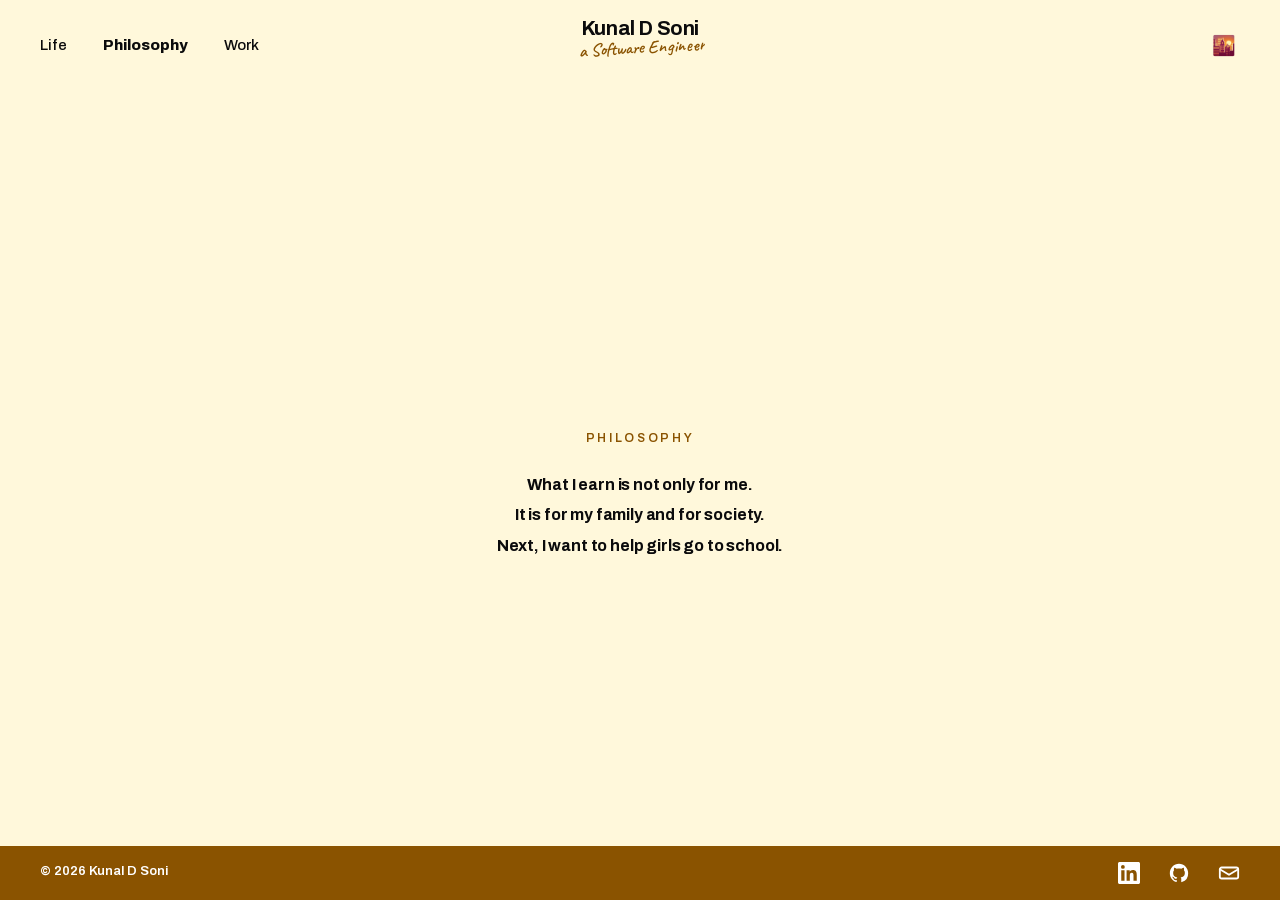
<file: philosophy.html>
<!doctype html>
<html lang="en">
<head>
<meta charset="utf-8">
<meta name="viewport" content="width=device-width,initial-scale=1">
<title>Philosophy - Kunal D Soni</title>
<meta name="description" content="What I earn is not only for me. It is for my family and for society. Next, I want to help girls go to school.">
<link rel="canonical" href="https://kunaldsoni.github.io/philosophy.html">
<meta name="author" content="Kunal D Soni">
<meta name="theme-color" content="#0b48f0">
<link rel="icon" href="favicon.svg" type="image/svg+xml">
<link rel="icon" href="favicon-32.png" sizes="32x32" type="image/png">
<link rel="apple-touch-icon" href="apple-touch-icon.png">
<meta property="og:type" content="website">
<meta property="og:site_name" content="Kunal D Soni">
<meta property="og:title" content="Philosophy - Kunal D Soni">
<meta property="og:description" content="What I earn is not only for me. It is for my family and for society. Next, I want to help girls go to school.">
<meta property="og:url" content="https://kunaldsoni.github.io/philosophy.html">
<meta property="og:image" content="https://kunaldsoni.github.io/og-image.png">
<meta property="og:image:width" content="1200">
<meta property="og:image:height" content="630">
<meta property="og:image:alt" content="Kunal D Soni - Software Engineer">
<meta name="twitter:card" content="summary_large_image">
<meta name="twitter:title" content="Philosophy - Kunal D Soni">
<meta name="twitter:description" content="What I earn is not only for me. It is for my family and for society. Next, I want to help girls go to school.">
<meta name="twitter:image" content="https://kunaldsoni.github.io/og-image.png">
<link rel="preload" href="assets/fonts/archivo-latin.woff2" as="font" type="font/woff2" crossorigin>
<link rel="preload" href="assets/fonts/caveat-latin.woff2" as="font" type="font/woff2" crossorigin>
<link rel="stylesheet" href="styles.css?v=5e9617a7">
<script>
  /* Colour mode follows the visitor's clock: morning 5-11, noon 11-16, evening 16-20, night 20-5 */
  (function(){var h=new Date().getHours(),t=h>=5&&h<11?'morning':h<16&&h>=11?'noon':h>=16&&h<20?'evening':'night',p=null;
  try{p=localStorage.getItem('ks-colour-mode')}catch(e){}
  if(/^(morning|noon|evening|night)$/.test(p||''))t=p;
  document.documentElement.setAttribute('data-time',t)})();
</script>
</head>
<body class="page">

<a class="skip-link" href="#main">Skip to content</a>
<header class="nav nav--solid" id="nav">
  <a class="logo" href="story.html">
    <span>Kunal D Soni</span>
    <span class="logo__note" aria-hidden="true">
      <span class="logo__note-row">
        <span class="logo__note-word logo__note-word--a">a Software&nbsp;</span><span class="logo__note-word logo__note-word--b">Engineer</span>
      </span>
    </span>
  </a>
  <button type="button" class="nav__toggle" id="navToggle" aria-label="Menu" aria-expanded="false" aria-controls="navLeft">
    <span></span><span></span><span></span>
  </button>
  <nav class="nav__links nav__links--left" id="navLeft" aria-label="Main">
    <span class="has-submenu has-submenu--left">
      <a href="life.html">Life</a>
      <span class="submenu"><a href="life.html#travel"><span class="submenu__num">01</span><span class="submenu__word">Travel</span></a><a href="life.html#food"><span class="submenu__num">02</span><span class="submenu__word">Food</span></a><a href="life.html#books"><span class="submenu__num">03</span><span class="submenu__word">Books</span></a></span>
    </span>
    <a href="philosophy.html" class="active" aria-current="page">Philosophy</a>
    <a href="work.html">Work</a>
  </nav>
  <button type="button" class="time-chip" id="timeChip" aria-label="Colour mode: follows your clock. Click to try another.">
    <span class="time-chip__icon" aria-hidden="true">☀️</span>
  </button>
</header>

<main class="page__main philo-page" id="main">
  <h1 class="visually-hidden">Philosophy</h1>
  <section class="philo">
    <p class="eyebrow dark">Philosophy</p>
    <p class="philo__line">What I earn is not only for me.</p>
    <p class="philo__line">It is for my family and for society.</p>
    <p class="philo__line">Next, I want to help girls go to school.</p>
  </section>
</main>

<footer class="foot">
  <div class="foot__bottom">
    <span class="foot__copy">© 2026 Kunal D Soni</span>
    <span class="foot__bottom-links">
      <a href="https://www.linkedin.com/in/kunaldsoni/" target="_blank" rel="noopener" aria-label="LinkedIn"><svg aria-hidden="true" viewBox="0 0 24 24" fill="#fff"><path d="M20.45 20.45h-3.55v-5.57c0-1.33-.03-3.04-1.85-3.04-1.86 0-2.14 1.45-2.14 2.95v5.66H9.36V9h3.41v1.56h.05c.48-.9 1.64-1.85 3.37-1.85 3.6 0 4.27 2.37 4.27 5.45v6.29zM5.34 7.43a2.06 2.06 0 1 1 0-4.13 2.06 2.06 0 0 1 0 4.13zM7.12 20.45H3.56V9h3.56v11.45zM22.22 0H1.77C.79 0 0 .77 0 1.72v20.56C0 23.23.79 24 1.77 24h20.45c.98 0 1.78-.77 1.78-1.72V1.72C24 .77 23.2 0 22.22 0z"/></svg></a>
      <a href="https://github.com/kunaldsoni" target="_blank" rel="noopener" aria-label="GitHub"><svg aria-hidden="true" viewBox="0 0 24 24" fill="#fff"><path d="M12 2C6.48 2 2 6.58 2 12.22c0 4.51 2.87 8.34 6.84 9.69.5.1.68-.22.68-.49 0-.24-.01-.88-.01-1.72-2.78.62-3.37-1.36-3.37-1.36-.46-1.18-1.11-1.5-1.11-1.5-.91-.63.07-.62.07-.62 1 .07 1.53 1.05 1.53 1.05.89 1.56 2.34 1.11 2.91.85.09-.66.35-1.11.63-1.36-2.22-.26-4.55-1.13-4.55-5.04 0-1.11.39-2.02 1.03-2.74-.1-.26-.45-1.3.1-2.7 0 0 .84-.27 2.75 1.05.8-.23 1.65-.34 2.5-.34s1.7.11 2.5.34c1.91-1.32 2.75-1.05 2.75-1.05.55 1.4.2 2.44.1 2.7.64.72 1.03 1.63 1.03 2.74 0 3.92-2.34 4.78-4.57 5.03.36.32.68.94.68 1.9 0 1.37-.01 2.48-.01 2.81 0 .27.18.6.69.49A10.05 10.05 0 0 0 22 12.22C22 6.58 17.52 2 12 2Z"/></svg></a>
      <a href="mailto:soni.kunal.dilip@gmail.com" aria-label="Email"><svg aria-hidden="true" viewBox="0 0 24 24" xmlns="http://www.w3.org/2000/svg"><path fill="none" stroke="#fff" stroke-width="2" stroke-linecap="round" stroke-linejoin="round" d="M4 6h16c1.1 0 2 .9 2 2v8c0 1.1-.9 2-2 2H4c-1.1 0-2-.9-2-2V8c0-1.1.9-2 2-2z"/><path fill="none" stroke="#fff" stroke-width="2" stroke-linecap="round" stroke-linejoin="round" d="M22 8l-10 6L2 8"/></svg></a>
    </span>
  </div>
</footer>

<script src="script.js?v=c4b9b146"></script>
</body>
</html>
</file>
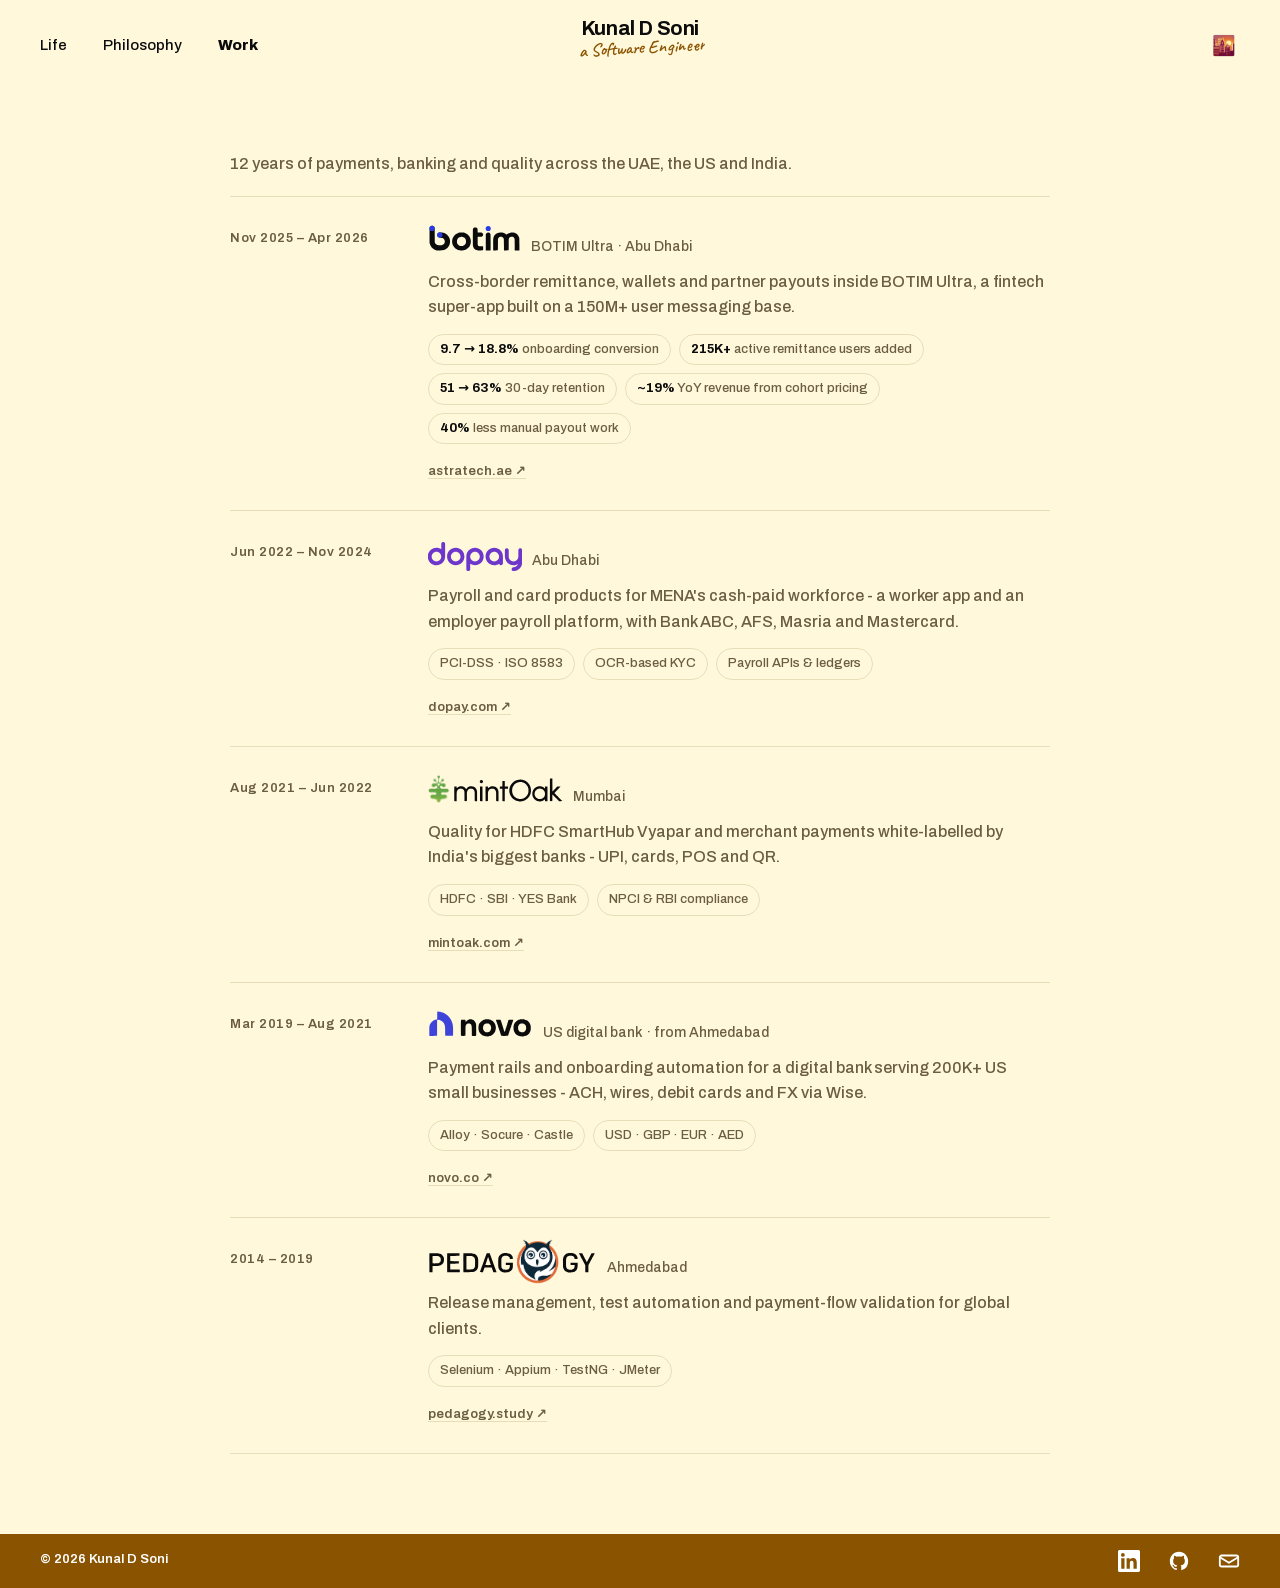
<file: products.html>
<!doctype html>
<html lang="en">
<head>
<meta charset="utf-8">
<meta name="viewport" content="width=device-width,initial-scale=1">
<title>Moved - Kunal D Soni</title>
<meta name="description" content="This page has moved to the Work page.">
<meta name="robots" content="noindex, follow">
<meta name="author" content="Kunal D Soni">
<meta name="theme-color" content="#0b48f0">
<link rel="icon" href="favicon.svg" type="image/svg+xml">
<link rel="icon" href="favicon-32.png" sizes="32x32" type="image/png">
<link rel="apple-touch-icon" href="apple-touch-icon.png">
<meta property="og:type" content="website">
<meta property="og:site_name" content="Kunal D Soni">
<meta property="og:title" content="Moved - Kunal D Soni">
<meta property="og:description" content="This page has moved to the Work page.">
<meta property="og:url" content="https://kunaldsoni.github.io/products.html">
<meta property="og:image" content="https://kunaldsoni.github.io/og-image.png">
<meta property="og:image:width" content="1200">
<meta property="og:image:height" content="630">
<meta property="og:image:alt" content="Kunal D Soni - Software Engineer">
<meta name="twitter:card" content="summary_large_image">
<meta name="twitter:title" content="Moved - Kunal D Soni">
<meta name="twitter:description" content="This page has moved to the Work page.">
<meta name="twitter:image" content="https://kunaldsoni.github.io/og-image.png">
<link rel="preload" href="assets/fonts/archivo-latin.woff2" as="font" type="font/woff2" crossorigin>
<link rel="stylesheet" href="styles.css?v=5e9617a7">
<script>
  /* Colour mode follows the visitor's clock: morning 5-11, noon 11-16, evening 16-20, night 20-5 */
  (function(){var h=new Date().getHours(),t=h>=5&&h<11?'morning':h<16&&h>=11?'noon':h>=16&&h<20?'evening':'night',p=null;
  try{p=localStorage.getItem('ks-colour-mode')}catch(e){}
  if(/^(morning|noon|evening|night)$/.test(p||''))t=p;
  document.documentElement.setAttribute('data-time',t)})();
</script>
<meta http-equiv="refresh" content="0; url=work.html">
</head>
<body class="page">

<a class="skip-link" href="#main">Skip to content</a>
<header class="nav nav--solid" id="nav">
  <a class="logo" href="story.html">
    <span>Kunal D Soni</span>
    <span class="logo__note" aria-hidden="true">
      <span class="logo__note-row">
        <span class="logo__note-word logo__note-word--a">a Software&nbsp;</span><span class="logo__note-word logo__note-word--b">Engineer</span>
      </span>
    </span>
  </a>
  <button type="button" class="nav__toggle" id="navToggle" aria-label="Menu" aria-expanded="false" aria-controls="navLeft">
    <span></span><span></span><span></span>
  </button>
  <nav class="nav__links nav__links--left" id="navLeft" aria-label="Main">
    <span class="has-submenu has-submenu--left">
      <a href="life.html">Life</a>
      <span class="submenu"><a href="life.html#travel"><span class="submenu__num">01</span><span class="submenu__word">Travel</span></a><a href="life.html#food"><span class="submenu__num">02</span><span class="submenu__word">Food</span></a><a href="life.html#books"><span class="submenu__num">03</span><span class="submenu__word">Books</span></a></span>
    </span>
    <a href="philosophy.html">Philosophy</a>
    <a href="work.html">Work</a>
  </nav>
  <button type="button" class="time-chip" id="timeChip" aria-label="Colour mode: follows your clock. Click to try another.">
    <span class="time-chip__icon" aria-hidden="true">☀️</span>
  </button>
</header>

<main class="page__main" id="main">
  <section class="page__head">
    <h1 class="display">This page has moved<span class="dot">.</span></h1>
    <p class="lede lede--center">The products I've built now live on the <a class="arrow" href="work.html">Work page →</a></p>
  </section>
</main>
<script>
  (function(){var m={"botim": "astratech", "dopay-retail": "dopay", "dopay-business": "dopay", "hdfc": "mintoak"};var h=location.hash.slice(1);location.replace('work.html'+(h?'#'+(m[h]||h):''));})();
</script>

<footer class="foot">
  <div class="foot__bottom">
    <span class="foot__copy">© 2026 Kunal D Soni</span>
    <span class="foot__bottom-links">
      <a href="https://www.linkedin.com/in/kunaldsoni/" target="_blank" rel="noopener" aria-label="LinkedIn"><svg aria-hidden="true" viewBox="0 0 24 24" fill="#fff"><path d="M20.45 20.45h-3.55v-5.57c0-1.33-.03-3.04-1.85-3.04-1.86 0-2.14 1.45-2.14 2.95v5.66H9.36V9h3.41v1.56h.05c.48-.9 1.64-1.85 3.37-1.85 3.6 0 4.27 2.37 4.27 5.45v6.29zM5.34 7.43a2.06 2.06 0 1 1 0-4.13 2.06 2.06 0 0 1 0 4.13zM7.12 20.45H3.56V9h3.56v11.45zM22.22 0H1.77C.79 0 0 .77 0 1.72v20.56C0 23.23.79 24 1.77 24h20.45c.98 0 1.78-.77 1.78-1.72V1.72C24 .77 23.2 0 22.22 0z"/></svg></a>
      <a href="https://github.com/kunaldsoni" target="_blank" rel="noopener" aria-label="GitHub"><svg aria-hidden="true" viewBox="0 0 24 24" fill="#fff"><path d="M12 2C6.48 2 2 6.58 2 12.22c0 4.51 2.87 8.34 6.84 9.69.5.1.68-.22.68-.49 0-.24-.01-.88-.01-1.72-2.78.62-3.37-1.36-3.37-1.36-.46-1.18-1.11-1.5-1.11-1.5-.91-.63.07-.62.07-.62 1 .07 1.53 1.05 1.53 1.05.89 1.56 2.34 1.11 2.91.85.09-.66.35-1.11.63-1.36-2.22-.26-4.55-1.13-4.55-5.04 0-1.11.39-2.02 1.03-2.74-.1-.26-.45-1.3.1-2.7 0 0 .84-.27 2.75 1.05.8-.23 1.65-.34 2.5-.34s1.7.11 2.5.34c1.91-1.32 2.75-1.05 2.75-1.05.55 1.4.2 2.44.1 2.7.64.72 1.03 1.63 1.03 2.74 0 3.92-2.34 4.78-4.57 5.03.36.32.68.94.68 1.9 0 1.37-.01 2.48-.01 2.81 0 .27.18.6.69.49A10.05 10.05 0 0 0 22 12.22C22 6.58 17.52 2 12 2Z"/></svg></a>
      <a href="mailto:soni.kunal.dilip@gmail.com" aria-label="Email"><svg aria-hidden="true" viewBox="0 0 24 24" xmlns="http://www.w3.org/2000/svg"><path fill="none" stroke="#fff" stroke-width="2" stroke-linecap="round" stroke-linejoin="round" d="M4 6h16c1.1 0 2 .9 2 2v8c0 1.1-.9 2-2 2H4c-1.1 0-2-.9-2-2V8c0-1.1.9-2 2-2z"/><path fill="none" stroke="#fff" stroke-width="2" stroke-linecap="round" stroke-linejoin="round" d="M22 8l-10 6L2 8"/></svg></a>
    </span>
  </div>
</footer>

<script src="script.js?v=c4b9b146"></script>
</body>
</html>
</file>
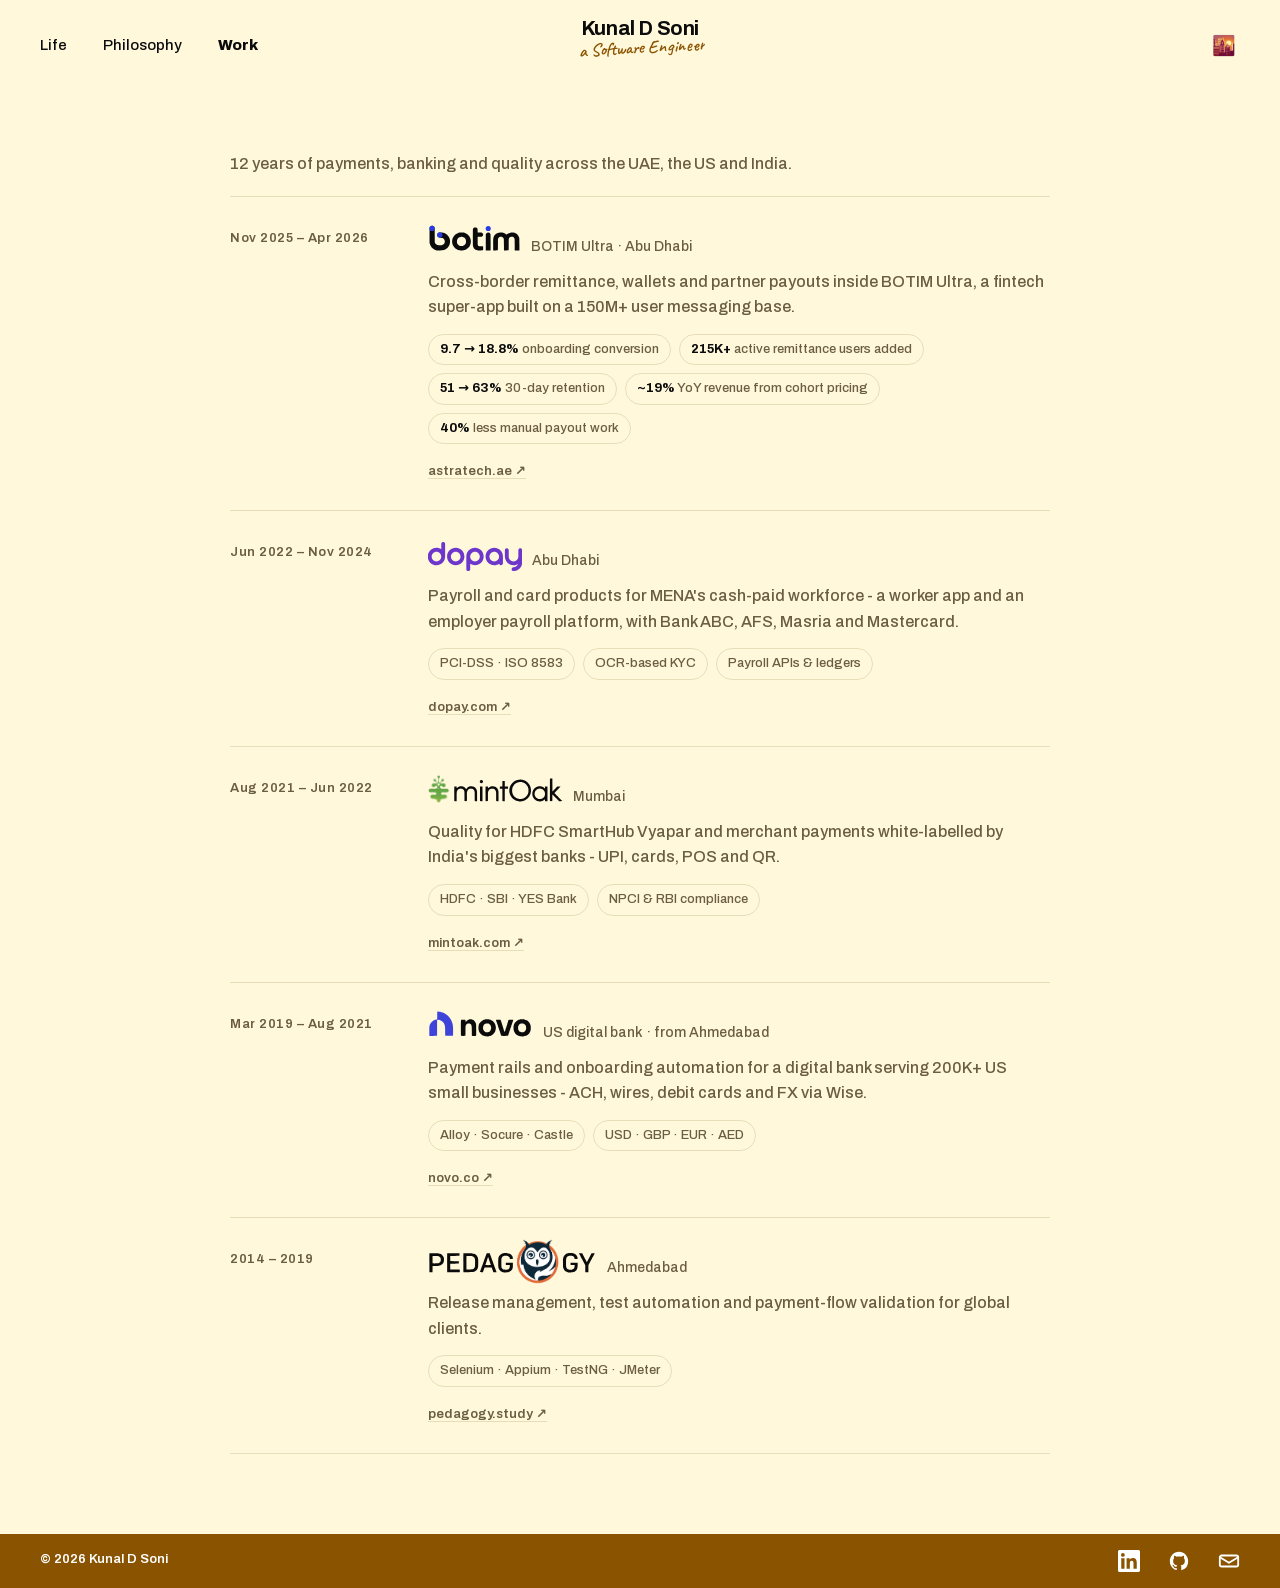
<file: startups.html>
<!doctype html>
<html lang="en">
<head>
<meta charset="utf-8">
<meta name="viewport" content="width=device-width,initial-scale=1">
<title>Moved - Kunal D Soni</title>
<meta name="description" content="This page has moved to the Work page.">
<meta name="robots" content="noindex, follow">
<meta name="author" content="Kunal D Soni">
<meta name="theme-color" content="#0b48f0">
<link rel="icon" href="favicon.svg" type="image/svg+xml">
<link rel="icon" href="favicon-32.png" sizes="32x32" type="image/png">
<link rel="apple-touch-icon" href="apple-touch-icon.png">
<meta property="og:type" content="website">
<meta property="og:site_name" content="Kunal D Soni">
<meta property="og:title" content="Moved - Kunal D Soni">
<meta property="og:description" content="This page has moved to the Work page.">
<meta property="og:url" content="https://kunaldsoni.github.io/startups.html">
<meta property="og:image" content="https://kunaldsoni.github.io/og-image.png">
<meta property="og:image:width" content="1200">
<meta property="og:image:height" content="630">
<meta property="og:image:alt" content="Kunal D Soni - Software Engineer">
<meta name="twitter:card" content="summary_large_image">
<meta name="twitter:title" content="Moved - Kunal D Soni">
<meta name="twitter:description" content="This page has moved to the Work page.">
<meta name="twitter:image" content="https://kunaldsoni.github.io/og-image.png">
<link rel="preload" href="assets/fonts/archivo-latin.woff2" as="font" type="font/woff2" crossorigin>
<link rel="stylesheet" href="styles.css?v=5e9617a7">
<script>
  /* Colour mode follows the visitor's clock: morning 5-11, noon 11-16, evening 16-20, night 20-5 */
  (function(){var h=new Date().getHours(),t=h>=5&&h<11?'morning':h<16&&h>=11?'noon':h>=16&&h<20?'evening':'night',p=null;
  try{p=localStorage.getItem('ks-colour-mode')}catch(e){}
  if(/^(morning|noon|evening|night)$/.test(p||''))t=p;
  document.documentElement.setAttribute('data-time',t)})();
</script>
<meta http-equiv="refresh" content="0; url=work.html">
</head>
<body class="page">

<a class="skip-link" href="#main">Skip to content</a>
<header class="nav nav--solid" id="nav">
  <a class="logo" href="story.html">
    <span>Kunal D Soni</span>
    <span class="logo__note" aria-hidden="true">
      <span class="logo__note-row">
        <span class="logo__note-word logo__note-word--a">a Software&nbsp;</span><span class="logo__note-word logo__note-word--b">Engineer</span>
      </span>
    </span>
  </a>
  <button type="button" class="nav__toggle" id="navToggle" aria-label="Menu" aria-expanded="false" aria-controls="navLeft">
    <span></span><span></span><span></span>
  </button>
  <nav class="nav__links nav__links--left" id="navLeft" aria-label="Main">
    <span class="has-submenu has-submenu--left">
      <a href="life.html">Life</a>
      <span class="submenu"><a href="life.html#travel"><span class="submenu__num">01</span><span class="submenu__word">Travel</span></a><a href="life.html#food"><span class="submenu__num">02</span><span class="submenu__word">Food</span></a><a href="life.html#books"><span class="submenu__num">03</span><span class="submenu__word">Books</span></a></span>
    </span>
    <a href="philosophy.html">Philosophy</a>
    <a href="work.html">Work</a>
  </nav>
  <button type="button" class="time-chip" id="timeChip" aria-label="Colour mode: follows your clock. Click to try another.">
    <span class="time-chip__icon" aria-hidden="true">☀️</span>
  </button>
</header>

<main class="page__main" id="main">
  <section class="page__head">
    <h1 class="display">This page has moved<span class="dot">.</span></h1>
    <p class="lede lede--center">The startups I've worked with now live on the <a class="arrow" href="work.html">Work page →</a></p>
  </section>
</main>
<script>
  (function(){var m={"botim": "astratech"};var h=location.hash.slice(1);location.replace('work.html'+(h?'#'+(m[h]||h):''));})();
</script>

<footer class="foot">
  <div class="foot__bottom">
    <span class="foot__copy">© 2026 Kunal D Soni</span>
    <span class="foot__bottom-links">
      <a href="https://www.linkedin.com/in/kunaldsoni/" target="_blank" rel="noopener" aria-label="LinkedIn"><svg aria-hidden="true" viewBox="0 0 24 24" fill="#fff"><path d="M20.45 20.45h-3.55v-5.57c0-1.33-.03-3.04-1.85-3.04-1.86 0-2.14 1.45-2.14 2.95v5.66H9.36V9h3.41v1.56h.05c.48-.9 1.64-1.85 3.37-1.85 3.6 0 4.27 2.37 4.27 5.45v6.29zM5.34 7.43a2.06 2.06 0 1 1 0-4.13 2.06 2.06 0 0 1 0 4.13zM7.12 20.45H3.56V9h3.56v11.45zM22.22 0H1.77C.79 0 0 .77 0 1.72v20.56C0 23.23.79 24 1.77 24h20.45c.98 0 1.78-.77 1.78-1.72V1.72C24 .77 23.2 0 22.22 0z"/></svg></a>
      <a href="https://github.com/kunaldsoni" target="_blank" rel="noopener" aria-label="GitHub"><svg aria-hidden="true" viewBox="0 0 24 24" fill="#fff"><path d="M12 2C6.48 2 2 6.58 2 12.22c0 4.51 2.87 8.34 6.84 9.69.5.1.68-.22.68-.49 0-.24-.01-.88-.01-1.72-2.78.62-3.37-1.36-3.37-1.36-.46-1.18-1.11-1.5-1.11-1.5-.91-.63.07-.62.07-.62 1 .07 1.53 1.05 1.53 1.05.89 1.56 2.34 1.11 2.91.85.09-.66.35-1.11.63-1.36-2.22-.26-4.55-1.13-4.55-5.04 0-1.11.39-2.02 1.03-2.74-.1-.26-.45-1.3.1-2.7 0 0 .84-.27 2.75 1.05.8-.23 1.65-.34 2.5-.34s1.7.11 2.5.34c1.91-1.32 2.75-1.05 2.75-1.05.55 1.4.2 2.44.1 2.7.64.72 1.03 1.63 1.03 2.74 0 3.92-2.34 4.78-4.57 5.03.36.32.68.94.68 1.9 0 1.37-.01 2.48-.01 2.81 0 .27.18.6.69.49A10.05 10.05 0 0 0 22 12.22C22 6.58 17.52 2 12 2Z"/></svg></a>
      <a href="mailto:soni.kunal.dilip@gmail.com" aria-label="Email"><svg aria-hidden="true" viewBox="0 0 24 24" xmlns="http://www.w3.org/2000/svg"><path fill="none" stroke="#fff" stroke-width="2" stroke-linecap="round" stroke-linejoin="round" d="M4 6h16c1.1 0 2 .9 2 2v8c0 1.1-.9 2-2 2H4c-1.1 0-2-.9-2-2V8c0-1.1.9-2 2-2z"/><path fill="none" stroke="#fff" stroke-width="2" stroke-linecap="round" stroke-linejoin="round" d="M22 8l-10 6L2 8"/></svg></a>
    </span>
  </div>
</footer>

<script src="script.js?v=c4b9b146"></script>
</body>
</html>
</file>
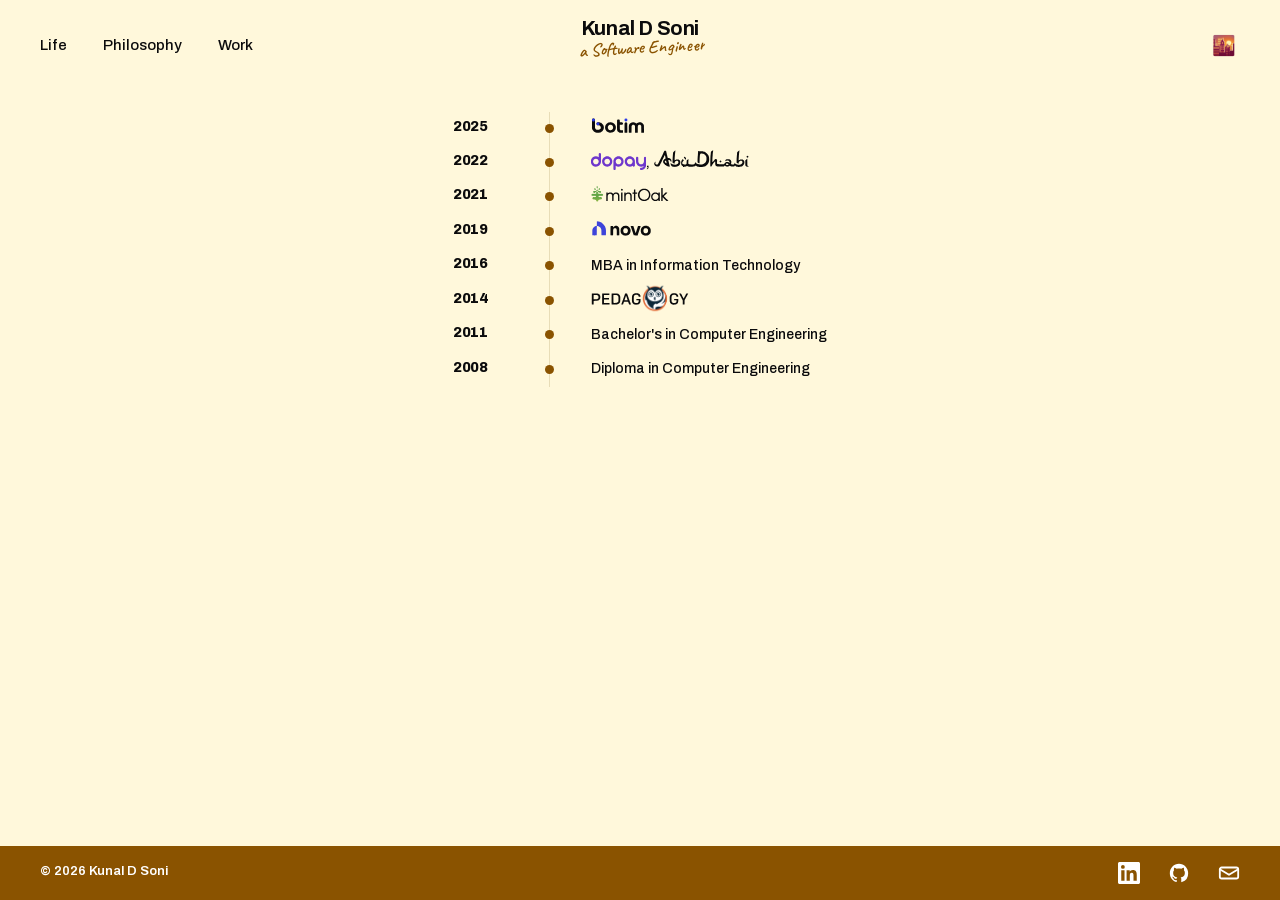
<file: story.html>
<!doctype html>
<html lang="en">
<head>
<meta charset="utf-8">
<meta name="viewport" content="width=device-width,initial-scale=1">
<title>Kunal D Soni - Software Engineer</title>
<meta name="description" content="Kunal D Soni - software engineer. The journey from 2026 back to 2008, year by year: work, moves, and the moments in between.">
<link rel="canonical" href="https://kunaldsoni.github.io/story.html">
<meta name="author" content="Kunal D Soni">
<meta name="theme-color" content="#0b48f0">
<link rel="icon" href="favicon.svg" type="image/svg+xml">
<link rel="icon" href="favicon-32.png" sizes="32x32" type="image/png">
<link rel="apple-touch-icon" href="apple-touch-icon.png">
<meta property="og:type" content="website">
<meta property="og:site_name" content="Kunal D Soni">
<meta property="og:title" content="Kunal D Soni - Software Engineer">
<meta property="og:description" content="Kunal D Soni - software engineer. The journey from 2026 back to 2008, year by year: work, moves, and the moments in between.">
<meta property="og:url" content="https://kunaldsoni.github.io/story.html">
<meta property="og:image" content="https://kunaldsoni.github.io/og-image.png">
<meta property="og:image:width" content="1200">
<meta property="og:image:height" content="630">
<meta property="og:image:alt" content="Kunal D Soni - Software Engineer">
<meta name="twitter:card" content="summary_large_image">
<meta name="twitter:title" content="Kunal D Soni - Software Engineer">
<meta name="twitter:description" content="Kunal D Soni - software engineer. The journey from 2026 back to 2008, year by year: work, moves, and the moments in between.">
<meta name="twitter:image" content="https://kunaldsoni.github.io/og-image.png">
<link rel="preload" href="assets/fonts/archivo-latin.woff2" as="font" type="font/woff2" crossorigin>
<link rel="stylesheet" href="styles.css?v=5e9617a7">
<script>
  /* Colour mode follows the visitor's clock: morning 5-11, noon 11-16, evening 16-20, night 20-5 */
  (function(){var h=new Date().getHours(),t=h>=5&&h<11?'morning':h<16&&h>=11?'noon':h>=16&&h<20?'evening':'night',p=null;
  try{p=localStorage.getItem('ks-colour-mode')}catch(e){}
  if(/^(morning|noon|evening|night)$/.test(p||''))t=p;
  document.documentElement.setAttribute('data-time',t)})();
</script>
<script type="application/ld+json">
{
  "@context": "https://schema.org",
  "@type": "Person",
  "name": "Kunal D Soni",
  "url": "https://kunaldsoni.github.io/story.html",
  "image": "https://kunaldsoni.github.io/og-image.png",
  "jobTitle": "Software Engineer",
  "description": "Software engineer who builds payment systems by day - and collects skylines, window seats, thalis and biographies the rest of the time.",
  "email": "mailto:soni.kunal.dilip@gmail.com",
  "address": {
    "@type": "PostalAddress",
    "addressLocality": "Abu Dhabi",
    "addressCountry": "AE"
  },
  "sameAs": [
    "https://www.linkedin.com/in/kunaldsoni/",
    "https://github.com/kunaldsoni"
  ],
  "knowsAbout": [
    "Software quality engineering",
    "Test automation",
    "Payments",
    "Remittance",
    "Digital banking",
    "Product ownership",
    "Travel",
    "Books"
  ]
}
</script>
</head>
<body class="page-story">

<a class="skip-link" href="#main">Skip to content</a>
<header class="nav nav--solid" id="nav">
  <a class="logo" href="story.html">
    <span>Kunal D Soni</span>
    <span class="logo__note" aria-hidden="true">
      <span class="logo__note-row">
        <span class="logo__note-word logo__note-word--a">a Software&nbsp;</span><span class="logo__note-word logo__note-word--b">Engineer</span>
      </span>
    </span>
  </a>
  <button type="button" class="nav__toggle" id="navToggle" aria-label="Menu" aria-expanded="false" aria-controls="navLeft">
    <span></span><span></span><span></span>
  </button>
  <nav class="nav__links nav__links--left" id="navLeft" aria-label="Main">
    <span class="has-submenu has-submenu--left">
      <a href="life.html">Life</a>
      <span class="submenu"><a href="life.html#travel"><span class="submenu__num">01</span><span class="submenu__word">Travel</span></a><a href="life.html#food"><span class="submenu__num">02</span><span class="submenu__word">Food</span></a><a href="life.html#books"><span class="submenu__num">03</span><span class="submenu__word">Books</span></a></span>
    </span>
    <a href="philosophy.html">Philosophy</a>
    <a href="work.html">Work</a>
  </nav>
  <button type="button" class="time-chip" id="timeChip" aria-label="Colour mode: follows your clock. Click to try another.">
    <span class="time-chip__icon" aria-hidden="true">☀️</span>
  </button>
</header>

<main id="main">
<h1 class="visually-hidden">The journey, 2026 to 2008</h1>

<section class="journey">
  <!-- HOW TO EDIT: each year is an <article class="year">. Add <p class="year__text">your text</p> inside its year__body
       and remove "year--empty" from its class.
       Empty years (and chapters with no filled years) are hidden automatically. To add a photo, copy any <figure class="life-photo"> block from life.html
       into <div class="year__body">, add the class "year__photo" to it, and change the image path, alt text and caption. -->
  <div class="chapter-group">
    <article class="year year--empty" id="y2026">
      <h3 class="year__num">2026</h3>
      <div class="year__body">
      </div>
    </article>
    <article class="year" id="y2025">
      <h3 class="year__num">2025</h3>
      <div class="year__body">
        <p class="year__text"><a class="brand brand--botim" href="https://apps.apple.com/us/app/botim/id1263036818" target="_blank" rel="noopener" aria-label="Botim, opens the App Store in a new tab" title="Botim on the App Store"><span class="brand__logo"><span class="brand__ink"></span><span class="brand__colour"></span></span><span class="brand__go" aria-hidden="true">App Store ↗</span></a></p>
      </div>
    </article>
    <article class="year year--empty" id="y2024">
      <h3 class="year__num">2024</h3>
      <div class="year__body">
      </div>
    </article>
    <article class="year year--empty" id="y2023">
      <h3 class="year__num">2023</h3>
      <div class="year__body">
      </div>
    </article>
    <article class="year" id="y2022">
      <h3 class="year__num">2022</h3>
      <div class="year__body">
        <p class="year__text"><a class="brand brand--dopay" href="https://dopay.com" target="_blank" rel="noopener" aria-label="Dopay, opens dopay.com in a new tab" title="Visit dopay.com"><span class="brand__logo"><span class="brand__colour"></span></span><span class="brand__go" aria-hidden="true">dopay.com ↗</span></a>, <span class="wordmark-abudhabi" role="img" aria-label="Abu Dhabi"></span></p>
      </div>
    </article>
  </div>
  <div class="chapter-group">
    <article class="year" id="y2021">
      <h3 class="year__num">2021</h3>
      <div class="year__body">
        <p class="year__text"><a class="brand brand--mintoak" href="https://mintoak.com" target="_blank" rel="noopener" aria-label="Mintoak, opens mintoak.com in a new tab" title="Visit mintoak.com"><span class="brand__logo"><span class="brand__ink"></span><span class="brand__colour"></span></span><span class="brand__go" aria-hidden="true">mintoak.com ↗</span></a></p>
      </div>
    </article>
  </div>
  <div class="chapter-group">
    <article class="year year--empty" id="y2020">
      <h3 class="year__num">2020</h3>
      <div class="year__body">
      </div>
    </article>
    <article class="year" id="y2019">
      <h3 class="year__num">2019</h3>
      <div class="year__body">
        <p class="year__text"><a class="brand brand--novo" href="https://novo.co" target="_blank" rel="noopener" aria-label="Novo, opens novo.co in a new tab" title="Visit novo.co"><span class="brand__logo"><span class="brand__ink"></span><span class="brand__colour"></span></span><span class="brand__go" aria-hidden="true">novo.co ↗</span></a></p>
      </div>
    </article>
  </div>
  <div class="chapter-group">
    <article class="year year--empty" id="y2018">
      <h3 class="year__num">2018</h3>
      <div class="year__body">
      </div>
    </article>
    <article class="year year--empty" id="y2017">
      <h3 class="year__num">2017</h3>
      <div class="year__body">
      </div>
    </article>
    <article class="year" id="y2016">
      <h3 class="year__num">2016</h3>
      <div class="year__body">
        <p class="year__text">MBA in Information Technology</p>
      </div>
    </article>
    <article class="year year--empty" id="y2015">
      <h3 class="year__num">2015</h3>
      <div class="year__body">
      </div>
    </article>
    <article class="year" id="y2014">
      <h3 class="year__num">2014</h3>
      <div class="year__body">
        <p class="year__text"><a class="brand brand--pedagogy" href="https://pedagogy.study" target="_blank" rel="noopener" aria-label="Pedagogy, opens pedagogy.study in a new tab" title="Visit pedagogy.study"><span class="brand__logo"><span class="brand__ink"></span><span class="brand__colour"></span></span><span class="brand__go" aria-hidden="true">pedagogy.study ↗</span></a></p>
      </div>
    </article>
  </div>
  <div class="chapter-group">
    <article class="year year--empty" id="y2013">
      <h3 class="year__num">2013</h3>
      <div class="year__body">
      </div>
    </article>
    <article class="year year--empty" id="y2012">
      <h3 class="year__num">2012</h3>
      <div class="year__body">
      </div>
    </article>
    <article class="year" id="y2011">
      <h3 class="year__num">2011</h3>
      <div class="year__body">
        <p class="year__text">Bachelor's in Computer Engineering</p>
      </div>
    </article>
    <article class="year year--empty" id="y2010">
      <h3 class="year__num">2010</h3>
      <div class="year__body">
      </div>
    </article>
    <article class="year year--empty" id="y2009">
      <h3 class="year__num">2009</h3>
      <div class="year__body">
      </div>
    </article>
    <article class="year" id="y2008">
      <h3 class="year__num">2008</h3>
      <div class="year__body">
        <p class="year__text">Diploma in Computer Engineering</p>
      </div>
    </article>
  </div>
</section>
</main>

<footer class="foot">
  <div class="foot__bottom">
    <span class="foot__copy">© 2026 Kunal D Soni</span>
    <span class="foot__bottom-links">
      <a href="https://www.linkedin.com/in/kunaldsoni/" target="_blank" rel="noopener" aria-label="LinkedIn"><svg aria-hidden="true" viewBox="0 0 24 24" fill="#fff"><path d="M20.45 20.45h-3.55v-5.57c0-1.33-.03-3.04-1.85-3.04-1.86 0-2.14 1.45-2.14 2.95v5.66H9.36V9h3.41v1.56h.05c.48-.9 1.64-1.85 3.37-1.85 3.6 0 4.27 2.37 4.27 5.45v6.29zM5.34 7.43a2.06 2.06 0 1 1 0-4.13 2.06 2.06 0 0 1 0 4.13zM7.12 20.45H3.56V9h3.56v11.45zM22.22 0H1.77C.79 0 0 .77 0 1.72v20.56C0 23.23.79 24 1.77 24h20.45c.98 0 1.78-.77 1.78-1.72V1.72C24 .77 23.2 0 22.22 0z"/></svg></a>
      <a href="https://github.com/kunaldsoni" target="_blank" rel="noopener" aria-label="GitHub"><svg aria-hidden="true" viewBox="0 0 24 24" fill="#fff"><path d="M12 2C6.48 2 2 6.58 2 12.22c0 4.51 2.87 8.34 6.84 9.69.5.1.68-.22.68-.49 0-.24-.01-.88-.01-1.72-2.78.62-3.37-1.36-3.37-1.36-.46-1.18-1.11-1.5-1.11-1.5-.91-.63.07-.62.07-.62 1 .07 1.53 1.05 1.53 1.05.89 1.56 2.34 1.11 2.91.85.09-.66.35-1.11.63-1.36-2.22-.26-4.55-1.13-4.55-5.04 0-1.11.39-2.02 1.03-2.74-.1-.26-.45-1.3.1-2.7 0 0 .84-.27 2.75 1.05.8-.23 1.65-.34 2.5-.34s1.7.11 2.5.34c1.91-1.32 2.75-1.05 2.75-1.05.55 1.4.2 2.44.1 2.7.64.72 1.03 1.63 1.03 2.74 0 3.92-2.34 4.78-4.57 5.03.36.32.68.94.68 1.9 0 1.37-.01 2.48-.01 2.81 0 .27.18.6.69.49A10.05 10.05 0 0 0 22 12.22C22 6.58 17.52 2 12 2Z"/></svg></a>
      <a href="mailto:soni.kunal.dilip@gmail.com" aria-label="Email"><svg aria-hidden="true" viewBox="0 0 24 24" xmlns="http://www.w3.org/2000/svg"><path fill="none" stroke="#fff" stroke-width="2" stroke-linecap="round" stroke-linejoin="round" d="M4 6h16c1.1 0 2 .9 2 2v8c0 1.1-.9 2-2 2H4c-1.1 0-2-.9-2-2V8c0-1.1.9-2 2-2z"/><path fill="none" stroke="#fff" stroke-width="2" stroke-linecap="round" stroke-linejoin="round" d="M22 8l-10 6L2 8"/></svg></a>
    </span>
  </div>
</footer>

<script src="script.js?v=c4b9b146"></script>
</body>
</html>
</file>
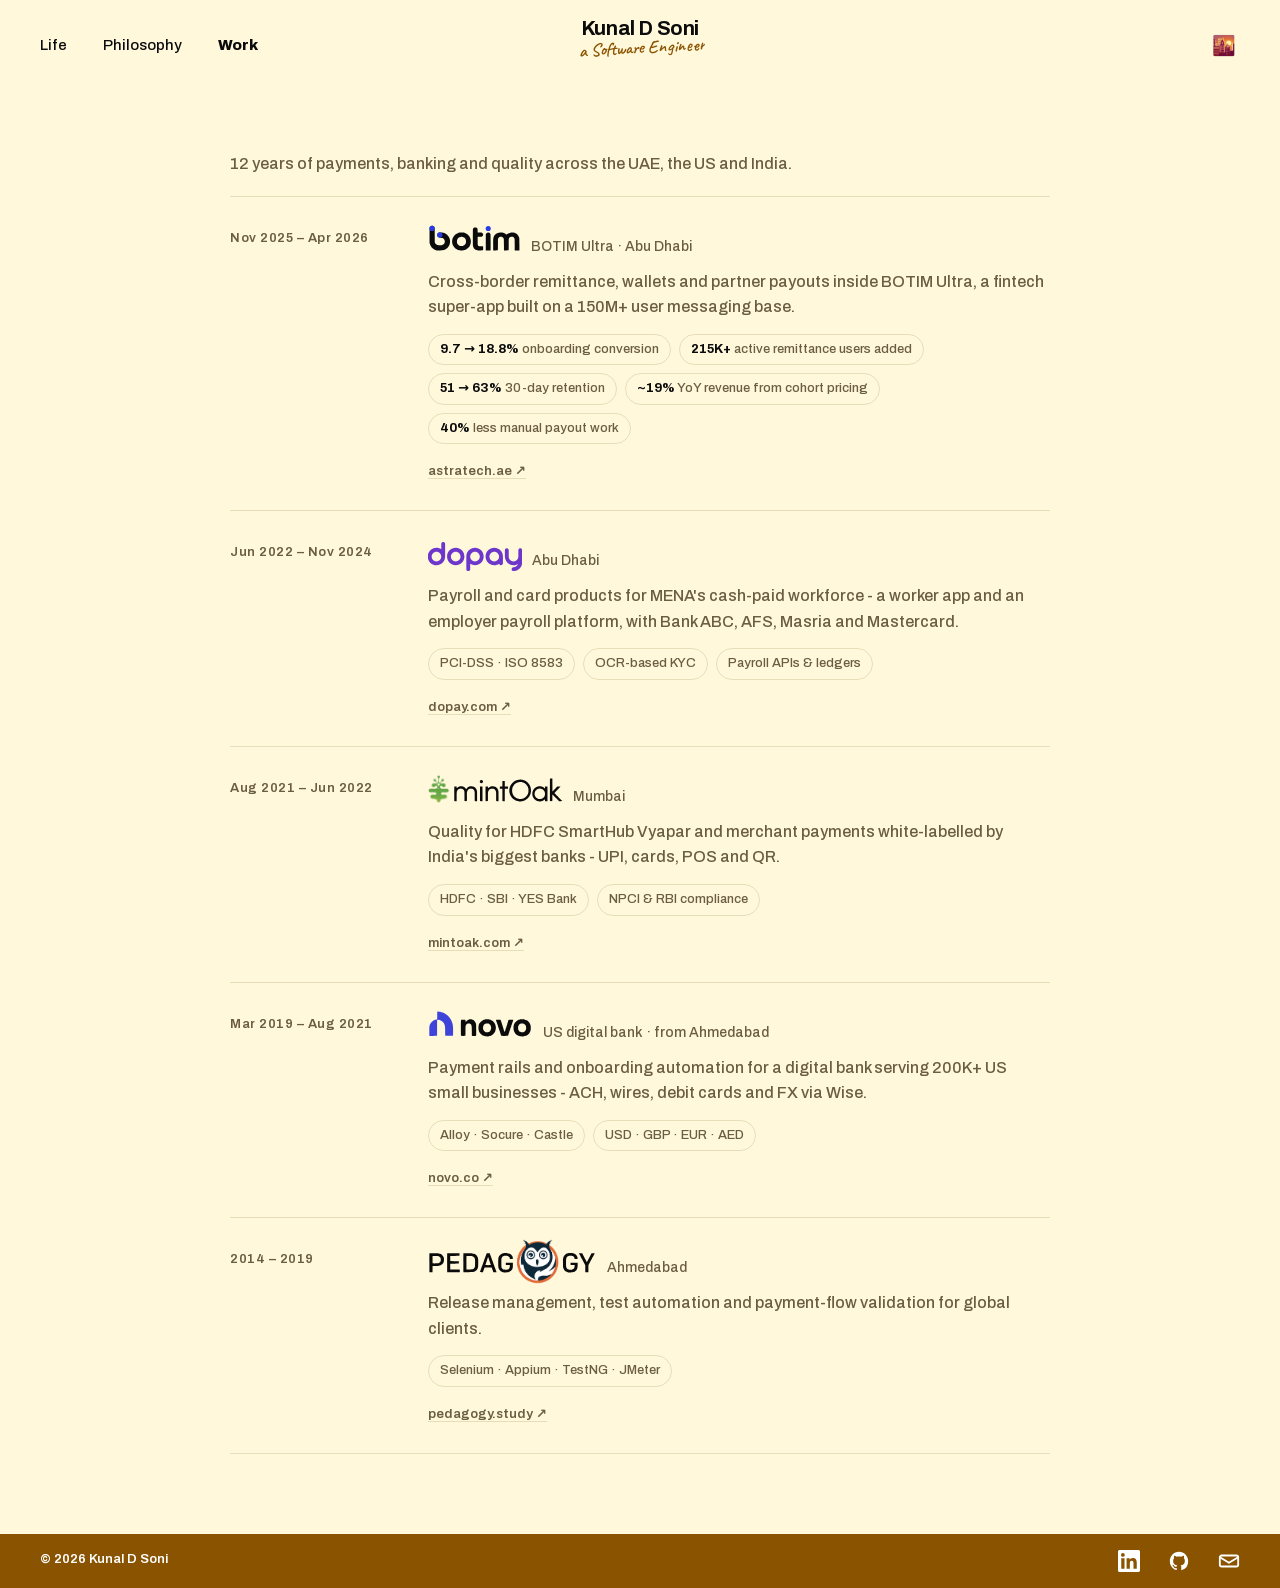
<file: work.html>
<!doctype html>
<html lang="en">
<head>
<meta charset="utf-8">
<meta name="viewport" content="width=device-width,initial-scale=1">
<title>Work - Kunal D Soni</title>
<meta name="description" content="Kunal D Soni's work: twelve years building payments, banking and the quality behind them at Astratech (BOTIM Ultra), Dopay, Mintoak, Novo and Pedagogy.">
<link rel="canonical" href="https://kunaldsoni.github.io/work.html">
<meta name="author" content="Kunal D Soni">
<meta name="theme-color" content="#0b48f0">
<link rel="icon" href="favicon.svg" type="image/svg+xml">
<link rel="icon" href="favicon-32.png" sizes="32x32" type="image/png">
<link rel="apple-touch-icon" href="apple-touch-icon.png">
<meta property="og:type" content="website">
<meta property="og:site_name" content="Kunal D Soni">
<meta property="og:title" content="Work - Kunal D Soni">
<meta property="og:description" content="Kunal D Soni's work: twelve years building payments, banking and the quality behind them at Astratech (BOTIM Ultra), Dopay, Mintoak, Novo and Pedagogy.">
<meta property="og:url" content="https://kunaldsoni.github.io/work.html">
<meta property="og:image" content="https://kunaldsoni.github.io/og-image.png">
<meta property="og:image:width" content="1200">
<meta property="og:image:height" content="630">
<meta property="og:image:alt" content="Kunal D Soni - Software Engineer">
<meta name="twitter:card" content="summary_large_image">
<meta name="twitter:title" content="Work - Kunal D Soni">
<meta name="twitter:description" content="Kunal D Soni's work: twelve years building payments, banking and the quality behind them at Astratech (BOTIM Ultra), Dopay, Mintoak, Novo and Pedagogy.">
<meta name="twitter:image" content="https://kunaldsoni.github.io/og-image.png">
<link rel="preload" href="assets/fonts/archivo-latin.woff2" as="font" type="font/woff2" crossorigin>
<link rel="stylesheet" href="styles.css?v=5e9617a7">
<script>
  /* Colour mode follows the visitor's clock: morning 5-11, noon 11-16, evening 16-20, night 20-5 */
  (function(){var h=new Date().getHours(),t=h>=5&&h<11?'morning':h<16&&h>=11?'noon':h>=16&&h<20?'evening':'night',p=null;
  try{p=localStorage.getItem('ks-colour-mode')}catch(e){}
  if(/^(morning|noon|evening|night)$/.test(p||''))t=p;
  document.documentElement.setAttribute('data-time',t)})();
</script>
</head>
<body class="page">

<a class="skip-link" href="#main">Skip to content</a>
<header class="nav nav--solid" id="nav">
  <a class="logo" href="story.html">
    <span>Kunal D Soni</span>
    <span class="logo__note" aria-hidden="true">
      <span class="logo__note-row">
        <span class="logo__note-word logo__note-word--a">a Software&nbsp;</span><span class="logo__note-word logo__note-word--b">Engineer</span>
      </span>
    </span>
  </a>
  <button type="button" class="nav__toggle" id="navToggle" aria-label="Menu" aria-expanded="false" aria-controls="navLeft">
    <span></span><span></span><span></span>
  </button>
  <nav class="nav__links nav__links--left" id="navLeft" aria-label="Main">
    <span class="has-submenu has-submenu--left">
      <a href="life.html">Life</a>
      <span class="submenu"><a href="life.html#travel"><span class="submenu__num">01</span><span class="submenu__word">Travel</span></a><a href="life.html#food"><span class="submenu__num">02</span><span class="submenu__word">Food</span></a><a href="life.html#books"><span class="submenu__num">03</span><span class="submenu__word">Books</span></a></span>
    </span>
    <a href="philosophy.html">Philosophy</a>
    <a href="work.html" class="active" aria-current="page">Work</a>
  </nav>
  <button type="button" class="time-chip" id="timeChip" aria-label="Colour mode: follows your clock. Click to try another.">
    <span class="time-chip__icon" aria-hidden="true">☀️</span>
  </button>
</header>

<main class="page__main work-min" id="main">
  <h1 class="visually-hidden">Work</h1>
  <p class="work-min__intro">12 years of payments, banking and quality across the UAE, the US and India.</p>
  <ol class="roles">
    <li class="role" id="astratech">
      <p class="role__when">Nov 2025 – Apr 2026</p>
      <div class="role__body">
        <h2 class="role__co"><span class="brand brand--botim" role="img" aria-label="Astratech"><span class="brand__logo"><span class="brand__ink"></span><span class="brand__colour"></span></span></span> <span>BOTIM Ultra · Abu Dhabi</span></h2>
        <p class="role__line">Cross-border remittance, wallets and partner payouts inside BOTIM Ultra, a fintech super-app built on a 150M+ user messaging base.</p>
        <ul class="role__nums"><li><b>9.7 → 18.8%</b> onboarding conversion</li><li><b>215K+</b> active remittance users added</li><li><b>51 → 63%</b> 30-day retention</li><li><b>~19%</b> YoY revenue from cohort pricing</li><li><b>40%</b> less manual payout work</li></ul>
        <a class="role__link" href="https://astratech.ae/" target="_blank" rel="noopener">astratech.ae ↗</a>
      </div>
    </li>
    <li class="role" id="dopay">
      <p class="role__when">Jun 2022 – Nov 2024</p>
      <div class="role__body">
        <h2 class="role__co"><span class="brand brand--dopay" role="img" aria-label="Dopay"><span class="brand__logo"><span class="brand__colour"></span></span></span> <span>Abu Dhabi</span></h2>
        <p class="role__line">Payroll and card products for MENA's cash-paid workforce - a worker app and an employer payroll platform, with Bank ABC, AFS, Masria and Mastercard.</p>
        <ul class="role__nums"><li>PCI-DSS · ISO 8583</li><li>OCR-based KYC</li><li>Payroll APIs & ledgers</li></ul>
        <a class="role__link" href="https://dopay.com/en/" target="_blank" rel="noopener">dopay.com ↗</a>
      </div>
    </li>
    <li class="role" id="mintoak">
      <p class="role__when">Aug 2021 – Jun 2022</p>
      <div class="role__body">
        <h2 class="role__co"><span class="brand brand--mintoak" role="img" aria-label="Mintoak"><span class="brand__logo"><span class="brand__ink"></span><span class="brand__colour"></span></span></span> <span>Mumbai</span></h2>
        <p class="role__line">Quality for HDFC SmartHub Vyapar and merchant payments white-labelled by India's biggest banks - UPI, cards, POS and QR.</p>
        <ul class="role__nums"><li>HDFC · SBI · YES Bank</li><li>NPCI & RBI compliance</li></ul>
        <a class="role__link" href="https://www.mintoak.com/" target="_blank" rel="noopener">mintoak.com ↗</a>
      </div>
    </li>
    <li class="role" id="novo">
      <p class="role__when">Mar 2019 – Aug 2021</p>
      <div class="role__body">
        <h2 class="role__co"><span class="brand brand--novo" role="img" aria-label="Novo"><span class="brand__logo"><span class="brand__ink"></span><span class="brand__colour"></span></span></span> <span>US digital bank · from Ahmedabad</span></h2>
        <p class="role__line">Payment rails and onboarding automation for a digital bank serving 200K+ US small businesses - ACH, wires, debit cards and FX via Wise.</p>
        <ul class="role__nums"><li>Alloy · Socure · Castle</li><li>USD · GBP · EUR · AED</li></ul>
        <a class="role__link" href="https://novo.co/" target="_blank" rel="noopener">novo.co ↗</a>
      </div>
    </li>
    <li class="role" id="pedagogy">
      <p class="role__when">2014 – 2019</p>
      <div class="role__body">
        <h2 class="role__co"><span class="brand brand--pedagogy" role="img" aria-label="Pedagogy"><span class="brand__logo"><span class="brand__ink"></span><span class="brand__colour"></span></span></span> <span>Ahmedabad</span></h2>
        <p class="role__line">Release management, test automation and payment-flow validation for global clients.</p>
        <ul class="role__nums"><li>Selenium · Appium · TestNG · JMeter</li></ul>
        <a class="role__link" href="https://www.pedagogy.study/" target="_blank" rel="noopener">pedagogy.study ↗</a>
      </div>
    </li>
  </ol>
</main>

<footer class="foot">
  <div class="foot__bottom">
    <span class="foot__copy">© 2026 Kunal D Soni</span>
    <span class="foot__bottom-links">
      <a href="https://www.linkedin.com/in/kunaldsoni/" target="_blank" rel="noopener" aria-label="LinkedIn"><svg aria-hidden="true" viewBox="0 0 24 24" fill="#fff"><path d="M20.45 20.45h-3.55v-5.57c0-1.33-.03-3.04-1.85-3.04-1.86 0-2.14 1.45-2.14 2.95v5.66H9.36V9h3.41v1.56h.05c.48-.9 1.64-1.85 3.37-1.85 3.6 0 4.27 2.37 4.27 5.45v6.29zM5.34 7.43a2.06 2.06 0 1 1 0-4.13 2.06 2.06 0 0 1 0 4.13zM7.12 20.45H3.56V9h3.56v11.45zM22.22 0H1.77C.79 0 0 .77 0 1.72v20.56C0 23.23.79 24 1.77 24h20.45c.98 0 1.78-.77 1.78-1.72V1.72C24 .77 23.2 0 22.22 0z"/></svg></a>
      <a href="https://github.com/kunaldsoni" target="_blank" rel="noopener" aria-label="GitHub"><svg aria-hidden="true" viewBox="0 0 24 24" fill="#fff"><path d="M12 2C6.48 2 2 6.58 2 12.22c0 4.51 2.87 8.34 6.84 9.69.5.1.68-.22.68-.49 0-.24-.01-.88-.01-1.72-2.78.62-3.37-1.36-3.37-1.36-.46-1.18-1.11-1.5-1.11-1.5-.91-.63.07-.62.07-.62 1 .07 1.53 1.05 1.53 1.05.89 1.56 2.34 1.11 2.91.85.09-.66.35-1.11.63-1.36-2.22-.26-4.55-1.13-4.55-5.04 0-1.11.39-2.02 1.03-2.74-.1-.26-.45-1.3.1-2.7 0 0 .84-.27 2.75 1.05.8-.23 1.65-.34 2.5-.34s1.7.11 2.5.34c1.91-1.32 2.75-1.05 2.75-1.05.55 1.4.2 2.44.1 2.7.64.72 1.03 1.63 1.03 2.74 0 3.92-2.34 4.78-4.57 5.03.36.32.68.94.68 1.9 0 1.37-.01 2.48-.01 2.81 0 .27.18.6.69.49A10.05 10.05 0 0 0 22 12.22C22 6.58 17.52 2 12 2Z"/></svg></a>
      <a href="mailto:soni.kunal.dilip@gmail.com" aria-label="Email"><svg aria-hidden="true" viewBox="0 0 24 24" xmlns="http://www.w3.org/2000/svg"><path fill="none" stroke="#fff" stroke-width="2" stroke-linecap="round" stroke-linejoin="round" d="M4 6h16c1.1 0 2 .9 2 2v8c0 1.1-.9 2-2 2H4c-1.1 0-2-.9-2-2V8c0-1.1.9-2 2-2z"/><path fill="none" stroke="#fff" stroke-width="2" stroke-linecap="round" stroke-linejoin="round" d="M22 8l-10 6L2 8"/></svg></a>
    </span>
  </div>
</footer>

<script src="script.js?v=c4b9b146"></script>
</body>
</html>
</file>
<file: styles.css>
/* Archivo (variable, latin) - self-hosted. SIL Open Font License 1.1, see assets/fonts/README.md */
@font-face{font-family:'Caveat';font-style:normal;font-weight:600;font-display:swap;
  src:url(assets/fonts/caveat-latin.woff2) format('woff2')}
@font-face{font-family:'Archivo';font-style:normal;font-weight:300 900;font-display:swap;
  src:url(assets/fonts/archivo-latin.woff2) format('woff2')}
:root{
  --ink:#0b0b0c;
  --paper:#ffffff;
  --surface:#ffffff;
  --frame:#ffffff;
  --cream:#dcd6fb;
  --glow:rgba(220,214,251,.55);
  --accent:#2222EE;
  --script:#3a3afc;
  --foot:#0b48f0;
  --muted:#5c5c63;
  --line:rgba(0,0,0,.12);
  --radius:18px;
  --maxw:1320px;
  --ease:cubic-bezier(.2,.7,.2,1);
}
*{box-sizing:border-box}
html,body{margin:0;padding:0}
html{scroll-behavior:smooth;scroll-padding-top:90px}
body{
  font-family:'Archivo',system-ui,sans-serif;
  background:var(--paper);
  color:var(--ink);
  transition:background-color .8s var(--ease), color .8s var(--ease);
  -webkit-font-smoothing:antialiased;
  line-height:1.5;
  font-weight:500;
}
img,video{display:block;max-width:100%;height:auto}
a{color:inherit;text-decoration:none}
em{font-style:normal;font-family:'Archivo',sans-serif;font-weight:900}
h1,h2,h3,h4,.display,.hero__title,.num,blockquote{font-family:'Archivo',sans-serif;font-weight:900;letter-spacing:-.01em}

/* ---------- NAV ---------- */
.nav{
  position:fixed;top:0;left:0;right:0;z-index:50;
  display:flex;align-items:center;justify-content:space-between;
  padding:28px 40px 16px;
  color:#fff;
  transition:background .4s var(--ease), color .4s var(--ease), backdrop-filter .4s;
}
.nav .logo{position:absolute;left:50%;top:50%;transform:translate(-50%,-50%);align-items:center}
.nav.scrolled{background:color-mix(in srgb, var(--paper) 90%, transparent);backdrop-filter:blur(14px);color:var(--ink);border-bottom:1px solid var(--line)}
.nav.scrolled .btn--light{background:var(--ink);color:#fff}
.logo{display:inline-flex;flex-direction:column;align-items:flex-start;gap:2px;font-weight:700;letter-spacing:-.02em;font-size:20px;line-height:1}
.logo__note{display:inline-flex;flex-direction:column;align-items:center;font-family:'Archivo',sans-serif;font-weight:600;font-size:18px;letter-spacing:0;color:var(--script);transform:rotate(-3deg);transform-origin:left center;line-height:1;margin-left:4px;margin-top:2px}
.logo__note-row{white-space:nowrap;line-height:1.05;display:inline-flex;align-items:baseline}
.logo__note-row--indent{padding-bottom:2px}
.logo__note-word{display:inline-block;clip-path:inset(0 100% 0 0);animation:ink-draw .8s ease-out forwards}
.logo__note-word--a{animation-delay:.25s}
.logo__note-word--b{animation-delay:.95s}
.logo__note-word--c{animation-delay:2.05s}
.logo__note-arrow{display:inline-block;font-family:'Archivo',sans-serif;font-weight:700;transform:translateY(-1px) scale(.4);opacity:0;animation:arrow-pop .45s cubic-bezier(.34,1.56,.64,1) forwards;animation-delay:1.65s}
@keyframes ink-draw{to{clip-path:inset(0 0 0 0)}}
@keyframes arrow-pop{to{transform:translateY(-1px) scale(1);opacity:1}}
@media (prefers-reduced-motion:reduce){.logo__note-word,.logo__note-arrow{animation:none;clip-path:none;opacity:1;transform:none}}
.nav__links{display:flex;gap:36px;font-weight:500;font-size:15px}
.nav__links a{
  display:inline-block;padding:6px 0;
  transition:transform .25s var(--ease);
}
.nav__links a:hover{transform:translateY(-4px)}
.nav__cta{display:flex;align-items:center;gap:14px}
.search{background:transparent;border:0;color:inherit;cursor:pointer;padding:8px;border-radius:50%}
.search:hover{background:rgba(255,255,255,.15)}

/* ---------- BUTTONS ---------- */
.btn{
  display:inline-flex;align-items:center;gap:10px;
  font-weight:600;font-size:15px;letter-spacing:.01em;
  padding:14px 26px;border-radius:999px;
  transition:transform .25s var(--ease), background .25s, color .25s;
  cursor:pointer;border:0;
}
.btn:hover{transform:translateY(-2px)}
.btn--solid{background:var(--ink);color:var(--paper)}
.btn--solid:hover{background:var(--accent)}
.btn--light{background:#fff;color:var(--ink)}
.btn--ghost{background:transparent;color:#fff;border:1px solid rgba(255,255,255,.5)}
.btn--ghost:hover{background:rgba(255,255,255,.12)}
.btn.lg{padding:20px 38px;font-size:17px}
.play{display:inline-flex;align-items:center;justify-content:center;width:26px;height:26px;border-radius:50%;background:rgba(255,255,255,.18);font-size:12px}

/* ---------- HERO ---------- */
.hero{
  position:relative;
  height:100vh;min-height:680px;
  overflow:hidden;
  color:#fff;
  display:flex;align-items:flex-end;
}
.hero__video{
  position:absolute;inset:0;
  width:100%;height:100%;
  object-fit:cover;
  z-index:0;
}
.hero__scrim{
  position:absolute;inset:0;z-index:1;
  background:
    linear-gradient(180deg, rgba(0,0,0,.45) 0%, rgba(0,0,0,0) 35%, rgba(0,0,0,0) 60%, rgba(0,0,0,.65) 100%),
    linear-gradient(90deg, rgba(0,0,0,.35), rgba(0,0,0,0) 50%);
}
.hero__inner{
  position:relative;z-index:2;
  padding:0 40px 90px;
  max-width:var(--maxw);width:100%;margin:0 auto;
}
.eyebrow{
  text-transform:uppercase;letter-spacing:.22em;font-size:12px;font-weight:600;
  opacity:.85;margin:0 0 22px;
}
.eyebrow.dark{color:var(--accent);opacity:1}
.hero__title{
  font-family:'Archivo',sans-serif;
  font-weight:900;
  font-size:clamp(56px, 9vw, 140px);
  line-height:.95;
  letter-spacing:-.02em;
  margin:0 0 38px;
  text-transform:none;
}
.hero__title span{display:block}
.hero__row{display:flex;gap:14px;flex-wrap:wrap}
.vctrl{
  position:absolute;right:32px;bottom:32px;z-index:3;
  width:64px;height:64px;
  background:transparent;
  border:1.5px solid #fff;
  border-radius:0;
  cursor:pointer;
  display:flex;align-items:center;justify-content:center;
  transition:background .25s var(--ease);
}
.vctrl:hover{background:rgba(255,255,255,.15)}
.vctrl__icon{display:inline-flex;gap:5px;align-items:center;justify-content:center;width:18px;height:20px}
.vctrl__icon i{display:block;width:4px;height:20px;background:#fff}
/* play state */
.vctrl.is-paused .vctrl__icon{
  width:0;height:0;
  border-style:solid;
  border-width:10px 0 10px 16px;
  border-color:transparent transparent transparent #fff;
  margin-left:4px;
}
.vctrl.is-paused .vctrl__icon i{display:none}
.hero__scroll{
  position:absolute;left:40px;bottom:32px;z-index:3;
  font-size:12px;letter-spacing:.22em;text-transform:uppercase;
  display:flex;align-items:center;gap:14px;
}
.hero__scroll span{width:40px;height:1px;background:#fff;display:block;animation:dash 2s var(--ease) infinite}
@keyframes dash{0%,100%{transform:scaleX(.4);transform-origin:left}50%{transform:scaleX(1);transform-origin:left}}

/* ---------- MARQUEE ---------- */
.marquee{
  background:var(--ink);color:#fff;
  padding:22px 0;overflow:hidden;
  border-top:1px solid rgba(255,255,255,.08);
  border-bottom:1px solid rgba(255,255,255,.08);
}
.marquee__track{
  display:flex;gap:48px;white-space:nowrap;
  animation:scroll 40s linear infinite;
  font-family:'Archivo',sans-serif;font-size:22px;font-weight:300;opacity:.85;
}
.marquee__track span{flex-shrink:0}
@keyframes scroll{to{transform:translateX(-50%)}}

/* ---------- INTRO ---------- */
.intro{padding:160px 40px 100px;max-width:var(--maxw);margin:0 auto;text-align:center}
.intro__grid{max-width:980px;margin:0 auto}
.intro .lede{margin-left:auto;margin-right:auto}
.display{
  font-family:'Archivo',sans-serif;font-weight:900;
  font-size:clamp(40px, 5.4vw, 78px);
  line-height:1.02;letter-spacing:-.02em;
  margin:18px 0 36px;
}
.display.light{color:#fff}
.dot{color:var(--accent)}
.nowrap-md{white-space:nowrap;width:max-content;margin-left:auto;margin-right:auto;max-width:100%}
@media (max-width:900px){.nowrap-md{white-space:normal;width:auto}}
.lede{font-size:21px;line-height:1.5;color:var(--muted);max-width:680px}

/* ---------- CARDS ---------- */
.cards{
  display:grid;grid-template-columns:repeat(3,1fr);gap:24px;
  max-width:var(--maxw);margin:0 auto;padding:0 40px 140px;
}
.card{
  background:var(--surface);border-radius:var(--radius);overflow:hidden;
  border:1px solid var(--line);
  transition:transform .5s var(--ease), box-shadow .5s var(--ease);
}
.card:hover{transform:translateY(-6px);box-shadow:0 30px 60px -30px rgba(0,0,0,.25)}
.card__media{height:280px;background-size:cover;background-position:center;transition:transform .8s var(--ease)}
.card:hover .card__media{transform:scale(1.05)}
.card__body{padding:32px}
.tag{font-size:12px;letter-spacing:.22em;text-transform:uppercase;color:var(--accent);font-weight:600;margin:0 0 14px}
.card__body h3{font-family:'Archivo',sans-serif;font-weight:400;font-size:32px;letter-spacing:-.02em;margin:0 0 12px;line-height:1.1}
.card__body p{color:var(--muted);margin:0 0 22px}
.arrow{font-weight:600;border-bottom:1px solid currentColor;padding-bottom:2px;transition:color .25s}
.arrow:hover{color:var(--accent)}

/* ---------- QUOTE ---------- */
.quote{
  background:var(--cream);
  padding:140px 40px;text-align:center;
}
.quote blockquote{
  max-width:1000px;margin:0 auto;
  font-family:'Archivo',sans-serif;font-weight:300;
  font-size:clamp(28px, 4vw, 52px);
  line-height:1.2;letter-spacing:-.02em;
}
.quote p{margin:0 0 28px}
.quote footer{font-family:'Inter',sans-serif;font-size:14px;letter-spacing:.18em;text-transform:uppercase;color:var(--muted);font-weight:600}

/* ---------- STATS ---------- */
.stats{
  display:grid;grid-template-columns:repeat(4,1fr);
  max-width:var(--maxw);margin:0 auto;padding:140px 40px;
  gap:24px;
}
.stat{display:flex;flex-direction:column;gap:8px;border-top:1px solid var(--ink);padding-top:24px}
.num{font-family:'Archivo',sans-serif;font-weight:400;font-size:clamp(48px,5vw,72px);letter-spacing:-.03em;line-height:1}
.lbl{font-size:14px;color:var(--muted);letter-spacing:.05em}

/* ---------- CTA ---------- */
.cta{
  background:var(--cream);color:var(--ink);
  padding:160px 40px;text-align:center;
}
.cta p{font-size:19px;color:var(--muted);margin:0 0 40px}
.cta .display.light{color:var(--ink)}

/* ---------- FOOTER (Obama-style blue) ---------- */
.foot{
  background:var(--foot);color:#fff;
  padding:10px 40px;transition:background-color .8s var(--ease);
}
.foot__top{
  max-width:var(--maxw);margin:0 auto 60px;
  display:flex;justify-content:flex-start;
}
.foot__cta{
  background:#fff;color:var(--ink);
  padding:18px 38px;border-radius:0;
  font-family:'Archivo',sans-serif;font-weight:800;font-size:18px;
  letter-spacing:-.01em;
  transition:background .25s, color .25s;
}
.foot__cta:hover{background:var(--ink);color:#fff}
.foot__grid{
  display:grid;grid-template-columns:repeat(4,1fr);gap:40px;
  max-width:var(--maxw);margin:0 auto;
}
.foot__col{display:flex;flex-direction:column}
.foot h4{
  font-size:15px;font-weight:600;letter-spacing:0;
  margin:0 0 32px;padding-bottom:18px;
  border-top:1px solid #fff;padding-top:24px;
  color:#fff;
  text-transform:none;
}
.foot a{
  display:flex;align-items:center;gap:10px;
  padding:10px 0;color:#fff;
  font-family:'Archivo',sans-serif;font-weight:800;font-size:22px;
  letter-spacing:-.01em;line-height:1.2;
  transition:opacity .2s, transform .25s var(--ease);
}
.foot a:hover{transform:translateX(4px);text-decoration:underline;text-underline-offset:6px;text-decoration-thickness:2px}
.foot__col--social{flex-direction:row;flex-wrap:wrap;gap:28px;align-items:center}
.foot__col--social h4{flex-basis:100%;margin-bottom:8px}
.foot__col--social a{
  font-size:0;padding:0;width:32px;height:32px;
  display:inline-flex;align-items:center;justify-content:center;
  background:transparent;
  transition:opacity .2s, transform .2s var(--ease);
}
.foot__col--social a:hover{opacity:.7;transform:translateY(-2px);text-decoration:none;background:transparent}
.foot__col--social svg{width:28px;height:28px;flex-shrink:0;fill:#fff}
.foot__bottom{
  max-width:var(--maxw);margin:0 auto;padding-top:0;
  border-top:none;
  display:flex;justify-content:space-between;flex-wrap:wrap;gap:16px;
  font-size:14px;color:rgba(255,255,255,.85);
}
.small{font-size:13px;color:rgba(255,255,255,.7);margin-top:12px}

/* ---------- SUB-PAGES ---------- */
.nav--solid{background:var(--paper);color:var(--ink);border-bottom:1px solid transparent;position:sticky}
.nav--solid.scrolled{border-bottom-color:var(--line)}
.nav--solid .nav__links a.active{font-weight:800}
.page{padding-top:0}
.page__main{max-width:var(--maxw);margin:0 auto;padding:140px 40px 80px}
.page__head{max-width:1000px;margin:0 auto;padding-bottom:0;position:relative;text-align:center}
.page__head .locale-row{justify-content:center}
.page__head .locale-row{margin:24px 0 0;padding-bottom:0}
.page__head .display{margin-top:16px}

.timeline-wrap{padding:80px 40px 80px;text-align:center}
.timeline-wrap__inner{max-width:var(--maxw);margin:0 auto}
.timeline-wrap .display{margin-bottom:48px;max-width:1000px;margin-left:auto;margin-right:auto}
.timeline{display:flex;flex-direction:column;gap:0;border-top:1px solid var(--ink)}
.job{display:grid;grid-template-columns:240px 1fr;gap:48px;padding:48px 0;border-bottom:1px solid var(--line)}
.job__when{font-size:14px;letter-spacing:.08em;text-transform:uppercase;color:var(--muted);font-weight:600;padding-top:6px}
.job__body h3{font-family:'Archivo',sans-serif;font-weight:900;font-size:clamp(28px,3vw,40px);line-height:1.1;letter-spacing:-.02em;margin:0 0 8px}
.job__co{color:var(--accent);font-weight:600;margin:0 0 18px;letter-spacing:.02em}
.job__body ul{margin:0;padding-left:18px;color:var(--muted);font-size:17px;line-height:1.6}
.job__body li{margin-bottom:8px}

.projects{display:flex;flex-direction:column;border-top:1px solid var(--ink)}
.proj{padding:56px 0;border-bottom:1px solid var(--line)}
.proj h3{font-family:'Archivo',sans-serif;font-weight:900;font-size:clamp(36px,5vw,64px);line-height:1.05;letter-spacing:-.025em;margin:8px auto 18px;max-width:18ch}
.proj p:not(.tag){font-size:19px;color:var(--muted);max-width:75ch;line-height:1.6;margin-left:auto;margin-right:auto}

.stats--page{padding:60px 0;grid-template-columns:repeat(3,1fr)}
.impact-story{margin:8px auto 0;padding-top:48px;border-top:1px solid var(--line);max-width:900px}
.bullets{margin:32px 0 0;padding-left:20px;color:var(--muted);font-size:18px;line-height:1.65}
.bullets li{margin-bottom:12px}

.contact{display:flex;flex-direction:column;border-top:1px solid var(--ink)}
.contact__row{
  display:grid;grid-template-columns:220px 1fr;gap:32px;
  padding:32px 0;border-bottom:1px solid var(--line);
  align-items:baseline;transition:padding .3s var(--ease), color .3s;
}
.contact__row:hover:not(.contact__row--static){padding-left:18px;color:var(--accent)}
.contact__lbl{font-size:14px;letter-spacing:.18em;text-transform:uppercase;color:var(--muted);font-weight:600}
.contact__val{font-family:'Archivo',sans-serif;font-weight:900;font-size:clamp(28px,3.4vw,44px);letter-spacing:-.02em;line-height:1.1}

/* ---------- BIG LINKS (LinkedIn / GitHub) ---------- */
.big-links{
  list-style:none;margin:60px 0 80px;padding:0;
  border-top:1px solid var(--ink);
}
.big-links li{border-bottom:1px solid var(--ink)}
.big-link{
  position:relative;display:flex;align-items:center;gap:32px;
  padding:36px 28px;
  color:var(--ink);
  overflow:hidden;isolation:isolate;
  transition:color .5s var(--ease), padding-left .5s var(--ease);
}
.big-link::before{
  content:"";position:absolute;inset:0;z-index:-1;
  background:var(--ink);
  transform:translateY(101%);
  transition:transform .55s cubic-bezier(.7,0,.2,1);
}
.big-link:hover{color:#fff;padding-left:48px}
.big-link:hover::before{transform:translateY(0)}

/* Brand icon - slides in from the left on hover */
.big-link__icon{
  display:inline-flex;align-items:center;justify-content:center;
  width:72px;height:72px;flex-shrink:0;
  transform:translateX(-30px) scale(.6);opacity:0;
  transition:transform .55s var(--ease), opacity .4s;
}
.big-link__icon svg{width:100%;height:100%}
.big-link:hover .big-link__icon{transform:translateX(0) scale(1);opacity:1}

/* Text mask - two stacked copies slide up like a flip board */
.big-link__row{
  display:flex;align-items:center;justify-content:space-between;
  flex:1;gap:24px;
}
.big-link__text{
  display:flex;flex-direction:column;overflow:hidden;
  font-family:'Archivo',sans-serif;font-weight:900;
  font-size:clamp(48px, 8vw, 120px);
  line-height:1;letter-spacing:-.03em;
  height:1em;
}
.big-link__text span{
  display:block;
  transform:translateY(0);
  transition:transform .55s cubic-bezier(.7,0,.2,1);
}
.big-link:hover .big-link__text span{transform:translateY(-100%)}

/* Arrow - rotates 45deg on hover */
.big-link__arrow{
  display:inline-flex;align-items:center;justify-content:center;
  width:56px;height:56px;flex-shrink:0;
  border:1.5px solid currentColor;border-radius:50%;
  transition:transform .5s var(--ease);
}
.big-link__arrow svg{width:24px;height:24px}
.big-link:hover .big-link__arrow{transform:rotate(45deg)}

@media (max-width:900px){
  .big-link{padding:24px 16px;gap:16px}
  .big-link:hover{padding-left:24px}
  .big-link__icon{width:44px;height:44px}
  .big-link__arrow{width:44px;height:44px}
  .big-link__arrow svg{width:18px;height:18px}
}

/* ---------- CONTACT (IMPACT) ---------- */
.page--dark{background:#0b0b0c;color:#fff}
.nav--dark{background:#0b0b0c;color:#fff;border-bottom:1px solid rgba(255,255,255,.08)}
.nav--dark .nav__links a.active{color:var(--accent)}

.contact-hero{
  max-width:var(--maxw);margin:0 auto;
  padding:160px 40px 60px;
  position:relative;
}
.contact-hero__eyebrow{
  display:inline-flex;align-items:center;gap:10px;
  font-size:13px;letter-spacing:.22em;text-transform:uppercase;font-weight:600;
  color:var(--accent);
  padding:8px 16px;border:1px solid rgba(34,34,238,.4);border-radius:999px;
  margin:0 0 50px;
}
.contact-hero__eyebrow::before{
  content:"";width:8px;height:8px;border-radius:50%;background:var(--accent);
  box-shadow:0 0 0 0 rgba(34,34,238,.6);
  animation:pulse 2s infinite;
}
@keyframes pulse{
  0%{box-shadow:0 0 0 0 rgba(34,34,238,.6)}
  70%{box-shadow:0 0 0 14px rgba(34,34,238,0)}
  100%{box-shadow:0 0 0 0 rgba(34,34,238,0)}
}

.contact-hero__title{
  font-family:'Archivo',sans-serif;font-weight:900;
  font-size:clamp(64px, 11vw, 180px);
  line-height:.9;letter-spacing:-.035em;
  margin:0 0 60px;
}
.contact-hero__title em{
  font-style:normal;font-weight:900;
  color:var(--accent);
  background:linear-gradient(180deg,var(--accent) 0%, #7a7aff 100%);
  -webkit-background-clip:text;background-clip:text;
  -webkit-text-fill-color:transparent;
}

.contact-hero__email{
  display:flex;align-items:center;justify-content:space-between;gap:24px;
  width:100%;padding:36px 0;
  border-top:1px solid var(--ink);
  border-bottom:1px solid var(--ink);
  font-family:'Archivo',sans-serif;font-weight:800;
  font-size:clamp(22px, 3.4vw, 44px);
  letter-spacing:-.02em;color:var(--ink);
  transition:padding .35s var(--ease), color .35s, border-color .35s;
}
.contact-hero__email:hover{padding-left:24px;padding-right:24px;color:var(--accent);border-color:var(--accent)}
.contact-hero__email svg{flex-shrink:0;transition:transform .35s var(--ease)}
.contact-hero__email:hover svg{transform:translateX(8px) rotate(-12deg)}

.contact-hero__grid{
  display:grid;grid-template-columns:repeat(3,1fr);gap:20px;
  margin:60px 0 80px;
}
.ch-card{
  display:flex;flex-direction:column;gap:14px;
  padding:36px 28px;
  background:#fff;
  border:1px solid var(--line);
  border-radius:20px;
  color:var(--ink);
  transition:background .3s, border-color .3s, transform .3s var(--ease), box-shadow .3s;
}
.ch-card:hover{background:var(--surface);border-color:var(--accent);transform:translateY(-4px);box-shadow:0 24px 50px -28px rgba(0,0,0,.25)}
.ch-card__lbl{font-size:12px;letter-spacing:.22em;text-transform:uppercase;color:var(--muted);font-weight:600}
.ch-card__val{font-family:'Archivo',sans-serif;font-weight:800;font-size:clamp(20px,2.2vw,28px);letter-spacing:-.01em}
.ch-card__cta{margin-top:auto;font-size:14px;color:var(--accent);font-weight:600;letter-spacing:.04em}

.contact-hero__ticker{
  overflow:hidden;
  padding:28px 0;
  border-top:1px solid var(--line);
  border-bottom:1px solid var(--line);
  margin-top:40px;
}
.contact-hero__ticker-track{
  display:flex;gap:42px;white-space:nowrap;
  animation:scroll 38s linear infinite;
  font-family:'Archivo',sans-serif;font-weight:900;
  font-size:clamp(28px,4vw,56px);letter-spacing:-.02em;
  color:rgba(0,0,0,.1);
  text-transform:uppercase;
}
.contact-hero__ticker-track span{flex-shrink:0}

.jump-letters{display:inline-block}
.jump-letters > span{display:inline-block;animation:letterJump 3.2s ease-in-out 1 forwards;will-change:transform;transform-origin:50% 100%}
@keyframes letterJump{
  0%,40%,100%{transform:translateY(0)}
  20%{transform:translateY(-0.45em)}
}

.foot .foot__copy{color:#fff;font-weight:600;font-size:13px;text-decoration:none;padding:6px 0;display:inline-block;transition:transform .25s var(--ease);cursor:default}
.foot .foot__copy:hover{transform:translateX(6px)}

.foot__bottom-links{display:inline-flex;gap:28px;flex-wrap:wrap;align-items:center}
.foot__bottom-links a{display:inline-flex;align-items:center;gap:10px;color:#fff;font-weight:700;text-decoration:none;font-size:16px;padding:6px 0;transition:opacity .2s}
.foot__bottom-links a:hover{text-decoration:none;color:#fff}
.foot__bottom-links a svg{width:22px;height:22px;flex-shrink:0}

.svc{
  position:relative;
  background:var(--surface);
  border:1px solid var(--line);
  border-radius:24px;
  padding:36px 32px;
  transition:transform .35s var(--ease), box-shadow .35s var(--ease), border-color .3s;
  overflow:hidden;
}
.svc::before{
  content:"";position:absolute;inset:0;border-radius:24px;
  background:linear-gradient(135deg, transparent 0%, var(--glow) 100%);
  opacity:0;transition:opacity .35s var(--ease);pointer-events:none;
}
.svc:hover, .svc.svc--active{
  transform:translateY(-8px);
  box-shadow:0 30px 60px -28px rgba(11,72,240,.28), 0 8px 20px -10px rgba(0,0,0,.08);
  border-color:rgba(11,72,240,.25);
}
.svc:hover::before, .svc.svc--active::before{opacity:1}
.svc > *{position:relative;z-index:1}
.svc__logo{
  position:absolute;top:24px;right:24px;height:56px;width:auto;max-width:180px;
  object-fit:contain;object-position:right;background:transparent;padding:0;
  transition:transform .35s var(--ease);
}
.svc:hover .svc__logo, .svc.svc--active .svc__logo{transform:rotate(-4deg) scale(1.08)}
.tag__logo{display:inline-block;height:18px;width:auto;vertical-align:middle;margin-left:10px;filter:brightness(0)}

.locale-row{
  list-style:none;margin:0;padding:0;
  display:inline-flex;align-items:center;gap:32px;
  font-family:'Archivo',sans-serif;font-weight:700;
  letter-spacing:.22em;font-size:12px;color:var(--ink);
  text-transform:uppercase;
}
.locale-row--hero{color:#fff;margin:-8px 0 24px}
.hero--plain{background:transparent;color:var(--ink);height:auto;min-height:0;padding:180px 0 100px;align-items:center;text-align:center}
.hero--plain .locale-row{justify-content:center}
.hero--plain .eyebrow{color:var(--accent);opacity:1;margin:0 0 22px}
.hero--plain .locale-row{color:var(--ink);margin:0 0 28px}
.hero--plain .hero__title{color:var(--ink)}
.hero--plain .hero__inner{padding:0 40px}
.locale-row li{display:inline-flex;align-items:center;gap:10px}
.flag{display:inline-block;font-size:20px;line-height:1}
.svc h3{transition:color .3s}
.svc:hover h3, .svc.svc--active h3{color:var(--accent)}

/* ---------- HAMBURGER ---------- */
.nav__toggle{display:none;background:transparent;border:0;cursor:pointer;padding:8px;color:inherit}
.nav__toggle span{display:block;width:24px;height:2px;background:currentColor;margin:5px 0;transition:transform .25s var(--ease), opacity .2s}
.nav.is-open .nav__toggle span:nth-child(1){transform:translateY(7px) rotate(45deg)}
.nav.is-open .nav__toggle span:nth-child(2){opacity:0}
.nav.is-open .nav__toggle span:nth-child(3){transform:translateY(-7px) rotate(-45deg)}

/* ---------- RESPONSIVE: TABLET ---------- */
@media (max-width:1100px){
  .cards{grid-template-columns:repeat(2,1fr);padding:0 24px 100px}
  .stats{grid-template-columns:repeat(2,1fr)}
  .intro{padding:120px 24px 80px}
  .timeline-wrap{padding:60px 24px}
  .svc{padding:32px 26px}
  .svc__logo{height:48px;max-width:140px;top:20px;right:20px}
  .display{font-size:clamp(34px,4.8vw,64px)}
  .hero__title{font-size:clamp(48px,8vw,110px)}
}

/* ---------- RESPONSIVE: MOBILE ---------- */
@media (max-width:760px){
  .nav{padding:14px 20px;flex-wrap:wrap}
  .nav__toggle{display:inline-flex;flex-direction:column;justify-content:center;margin-left:auto}
  .nav__links{
    display:none;flex-basis:100%;flex-direction:column;gap:6px;
    margin-top:14px;padding-top:14px;border-top:1px solid var(--line);
  }
  .nav.is-open .nav__links{display:flex !important}
  .nav__links a{padding:10px 0;font-size:17px}

  .hero{min-height:auto}
  .hero__inner{padding:0 20px 60px}
  .hero--plain{padding:120px 0 60px}
  .hero--plain .hero__inner{padding:0 20px}
  .hero__title{font-size:clamp(38px,11vw,68px);margin-bottom:24px}
  .eyebrow{font-size:11px;letter-spacing:.18em}

  .locale-row{gap:16px;font-size:11px;letter-spacing:.16em;flex-wrap:wrap}
  .locale-row li{gap:8px}
  .flag{font-size:18px}

  .intro,.cards,.stats,.quote,.cta{padding-left:20px;padding-right:20px}
  .intro{padding-top:80px;padding-bottom:60px}
  .display{font-size:clamp(28px,8vw,44px);line-height:1.08;margin:14px 0 24px}
  .lede{font-size:17px}

  .cards{grid-template-columns:1fr;gap:18px;padding-bottom:60px}
  .card__media{height:200px}
  .card__body{padding:24px}
  .card__body h3{font-size:24px}

  .timeline-wrap{padding:60px 20px}
  .timeline-wrap .display{margin-bottom:28px}
  .job{grid-template-columns:1fr;gap:8px;padding:28px 0}
  .job__when{font-size:13px;letter-spacing:.16em;color:var(--muted)}
  .job__body h3{font-size:20px}
  .job__body ul{padding-left:18px;margin:10px 0}
  .job__body li{font-size:15px;line-height:1.5}

  .cta{padding:80px 20px}
  .cta .display{font-size:clamp(28px,9vw,44px)}

  .stats{grid-template-columns:1fr;padding:60px 20px;gap:14px}
  .stats--page{grid-template-columns:1fr}

  .page__main{padding:100px 20px 60px}
  .page__head .display{margin-top:12px}

  .impact-story{padding:40px 20px 0;margin:8px 0 0}
  .impact-story .display{font-size:clamp(26px,7vw,38px)}

  .svc{padding:24px 20px;border-radius:18px}
  .svc__logo{height:36px;max-width:110px;top:16px;right:16px}
  .svc h3{font-size:18px;padding-right:80px}
  .svc p{font-size:15px}

  .contact__row{grid-template-columns:1fr;gap:8px}
  .contact-hero{padding:120px 20px 40px}
  .contact-hero__title{font-size:clamp(48px,12vw,80px)}
  .contact-hero__grid{grid-template-columns:1fr;margin:40px 0 60px}

  .foot{padding:16px 20px}
  .foot__bottom{flex-direction:column;align-items:flex-start;gap:12px;text-align:left}
  .foot__bottom-links{gap:18px}
  .foot__bottom-links a svg{width:20px;height:20px}
}

@media (max-width:380px){
  .locale-row{gap:12px;font-size:10px}
  .nav__links a{font-size:16px}
  .hero__title{font-size:36px}
}

/* ---------- Life gallery ---------- */
.life{max-width:1180px;margin:0 auto;padding:40px 40px 80px}
.life-year{display:grid;grid-template-columns:220px 1fr;gap:48px;align-items:start;padding:60px 0;border-top:1px solid var(--line)}
.life-year:first-child{border-top:0}
.life-year__head{position:sticky;top:120px;display:flex;flex-direction:column;gap:8px}
.life-year__num{font-family:'Archivo',sans-serif;font-weight:900;font-size:72px;line-height:1;letter-spacing:-.03em;color:var(--ink)}
.life-year__note{font-family:'Archivo',sans-serif;font-weight:600;font-size:24px;color:var(--script);transform:rotate(-3deg);transform-origin:left;margin-left:6px}
.life-grid{display:grid;grid-template-columns:repeat(3,1fr);gap:28px}
.life-photo{margin:0;display:flex;flex-direction:column;gap:14px;transform:rotate(var(--rot,0deg));transition:transform .5s var(--ease),box-shadow .4s var(--ease)}
.life-photo:hover{transform:rotate(0deg) translateY(-4px) scale(1.02);z-index:2}
.life-photo__frame{background:var(--frame);padding:14px 14px 56px;box-shadow:0 8px 28px rgba(0,0,0,.12),0 1px 2px rgba(0,0,0,.06);border:1px solid rgba(0,0,0,.04);aspect-ratio:4/5;overflow:hidden;position:relative}
.life-photo__frame img{width:100%;height:100%;object-fit:cover;display:block}
.life-photo--tall .life-photo__frame{aspect-ratio:4/5}
.life-photo__frame--empty{display:flex;align-items:center;justify-content:center;background:repeating-linear-gradient(45deg,#f4f4f4,#f4f4f4 10px,#eee 10px,#eee 20px);color:#999;font-size:13px;letter-spacing:.05em;text-transform:uppercase}
.life-photo figcaption{font-family:'Archivo',sans-serif;font-weight:600;font-size:22px;color:var(--script);text-align:center;line-height:1.1;padding:0 6px}
@media (max-width:900px){
  .life{padding:24px 20px 60px}
  .life-year{grid-template-columns:1fr;gap:20px;padding:40px 0}
  .life-year__head{position:static}
  .life-year__num{font-size:56px}
  .life-grid{grid-template-columns:repeat(2,1fr);gap:18px}
}
@media (max-width:560px){
  .life-grid{grid-template-columns:1fr}
}

/* ---------- Life: a food I love ---------- */
.life-love{max-width:1180px;margin:0 auto;padding:80px 40px 40px}
.life-love__inner{display:grid;grid-template-columns:1.05fr .95fr;gap:64px;align-items:center}
.life-love__copy .display{margin:14px 0 24px}
.life-love__caption{font-family:'Archivo',sans-serif;font-weight:600;font-size:30px;line-height:1.25;color:var(--script);transform:rotate(-1.5deg);transform-origin:left center;max-width:520px}
.life-love__caption em{font-family:'Archivo',sans-serif;font-style:normal;font-weight:700;color:var(--ink)}
.life-photo--big{max-width:520px;margin-left:auto}
.life-photo--big .life-photo__frame{aspect-ratio:1/1;padding:18px 18px 64px}
.life-photo--big figcaption{font-size:26px}
@media (max-width:900px){
  .life-love{padding:40px 20px 20px}
  .life-love__inner{grid-template-columns:1fr;gap:32px}
  .life-photo--big{max-width:none;margin:0}
  .life-love__caption{font-size:24px}
}

/* ---------- Life year hero (big single photo) ---------- */
.life-year--hero{grid-template-columns:1fr;gap:32px;align-items:start}
.life-year__head--hero{position:static;flex-direction:row;align-items:baseline;gap:18px}
.life-photo--xl{max-width:880px;margin:0 auto;width:100%}
.life-photo--xl .life-photo__frame{aspect-ratio:4/3;padding:22px 22px 78px}
.life-photo--xl figcaption{font-size:32px}
@media (max-width:900px){
  .life-photo--xl .life-photo__frame{aspect-ratio:4/5;padding:14px 14px 56px}
  .life-photo--xl figcaption{font-size:24px}
}

/* ---------- Nav submenu (Life hover) — editorial ---------- */
.has-submenu{position:relative;display:inline-block;padding-bottom:22px;margin-bottom:-22px}
.has-submenu > a{display:inline-block;position:relative}

.submenu{
  position:absolute;top:100%;right:0;
  display:flex;flex-direction:column;align-items:flex-end;
  padding:14px 0 0;
  background:transparent;border:0;box-shadow:none;
  pointer-events:none;
  opacity:0;
  transition:opacity .2s var(--ease);
  z-index:60;
}
.has-submenu--left .submenu{left:0;right:auto;align-items:flex-start}
.has-submenu:hover .submenu,
.has-submenu:focus-within .submenu{opacity:1;pointer-events:auto}

.submenu a{
  display:inline-flex;align-items:baseline;gap:10px;
  font-family:'Archivo',sans-serif;font-weight:500;font-size:15px;letter-spacing:.01em;
  color:var(--ink);
  padding:8px 0;
  white-space:nowrap;
  opacity:0;transform:translateY(-4px);
  transition:opacity .25s var(--ease), transform .3s var(--ease), color .15s;
}
.submenu__num{display:none}
.submenu__word{position:relative;display:inline-block}
.submenu__word::after{
  content:"";position:absolute;left:0;right:0;bottom:-3px;height:1px;
  background:var(--accent);transform:scaleX(0);transform-origin:right;
  transition:transform .3s var(--ease);
}
.has-submenu:hover .submenu a,
.has-submenu:focus-within .submenu a{opacity:1;transform:translateY(0)}
.has-submenu .submenu a:nth-child(1){transition-delay:.04s}
.has-submenu .submenu a:nth-child(2){transition-delay:.1s}
.has-submenu .submenu a:nth-child(3){transition-delay:.16s}
.submenu a:hover{color:var(--accent)}
.submenu a:hover .submenu__word::after{transform:scaleX(1);transform-origin:left}

@media (prefers-reduced-motion:reduce){
  .submenu,.submenu a{transition:opacity .15s;transform:none}
}

/* ---------- Clickable startup cards ---------- */
.svc--link{position:relative;transition:transform .35s var(--ease), box-shadow .35s var(--ease)}
.svc--link:hover{transform:translateY(-3px);cursor:pointer}
.svc__link{position:absolute;inset:0;z-index:2;text-indent:-9999px;overflow:hidden;border-radius:inherit}
.svc--link a:not(.svc__link),
.svc--link strong{position:relative;z-index:3}

/* ---------- Life: Asha's food gallery ---------- */
.life-love__more{max-width:1180px;margin:80px auto 0;padding:0 40px}
.life-love__more .life-year__head--hero{margin-bottom:36px}
.life-grid--food{grid-template-columns:repeat(3,1fr);gap:32px}
@media (max-width:900px){
  .life-love__more{padding:0 20px;margin-top:60px}
  .life-grid--food{grid-template-columns:repeat(2,1fr);gap:18px}
}
@media (max-width:560px){
  .life-grid--food{grid-template-columns:1fr}
}

/* ---------- Novo-style photo marquee (full-bleed, 3 up) ---------- */
.photo-marquee{
  position:relative;
  width:100vw;
  margin-left:calc(50% - 50vw);
  overflow:hidden;
  padding:48px 0;
}
.photo-marquee__track{
  display:flex;width:max-content;
  animation:photo-scroll 45s linear infinite;
}
.photo-marquee:hover .photo-marquee__track{animation-play-state:paused}
.photo-marquee .life-photo{
  flex:0 0 33.333vw;width:33.333vw;margin:0;
  padding:0 1.2vw;
  box-sizing:border-box;
  transition:transform .4s var(--ease);
}
.photo-marquee .life-photo:nth-child(3n+1){transform:rotate(-3deg)}
.photo-marquee .life-photo:nth-child(3n+2){transform:rotate(0deg)}
.photo-marquee .life-photo:nth-child(3n){transform:rotate(3deg)}
.photo-marquee .life-photo:hover{transform:rotate(0deg) scale(1.03);z-index:2}
.photo-marquee .life-photo__frame{aspect-ratio:4/3;padding:14px;border-radius:4px}
.photo-marquee .life-photo__frame img{border-radius:2px}
@keyframes photo-scroll{from{transform:translateX(0)} to{transform:translateX(-50%)}}
@media (max-width:700px){
  .photo-marquee .life-photo{flex-basis:80vw;width:80vw}
}
@media (prefers-reduced-motion:reduce){
  .photo-marquee__track{animation:none}
}

/* ---------- Travel: 3-up video row ---------- */
.travel-videos{
  display:grid;grid-template-columns:repeat(3,1fr);gap:28px;
  max-width:1180px;margin:36px auto 0;padding:0 40px;
}
.travel-videos .life-photo{margin:0;transform:rotate(var(--rot,0deg));transition:transform .4s var(--ease)}
.travel-videos .life-photo:hover{transform:rotate(0deg) scale(1.02);z-index:2}
.travel-videos .life-photo__frame{aspect-ratio:9/16;padding:12px;overflow:hidden}
.travel-videos video{width:100%;height:100%;object-fit:cover;display:block;border-radius:2px}
@media (max-width:900px){
  .travel-videos{grid-template-columns:repeat(2,1fr);gap:16px;padding:0 20px}
  .travel-videos .life-photo:nth-child(3){grid-column:1/-1;max-width:60%;margin:0 auto}
}
@media (max-width:560px){
  .travel-videos{grid-template-columns:1fr}
  .travel-videos .life-photo:nth-child(3){max-width:none}
}

/* ---------- Books as polaroid cards (matches Above the clouds) ---------- */
.books-cards{
  display:grid;grid-template-columns:repeat(3,1fr);gap:28px;
  max-width:1180px;margin:36px auto 0;padding:0 40px;
}
.books-cards .life-photo--book{
  margin:0;position:relative;
  transition:transform .4s var(--ease);
}
.books-cards .life-photo--book:nth-child(3n+1){transform:rotate(-3deg)}
.books-cards .life-photo--book:nth-child(3n+2){transform:rotate(0deg)}
.books-cards .life-photo--book:nth-child(3n){transform:rotate(3deg)}
.books-cards .life-photo--book:hover{transform:rotate(0deg) translateY(-6px) scale(1.03);z-index:2}
.books-cards .life-photo--book .life-photo__frame{aspect-ratio:2/3;padding:12px;overflow:hidden}
.books-cards .life-photo--book .life-photo__frame img{width:100%;height:100%;object-fit:cover;display:block;border-radius:2px}
.books-cards .life-photo--book figcaption{font-size:22px}
/* bookmark ribbon */
.books-cards .life-photo--book::before{
  content:"";position:absolute;top:0;right:24px;width:14px;height:54px;
  background:linear-gradient(180deg,#e63946 0%,#c92a39 100%);
  clip-path:polygon(0 0,100% 0,100% 100%,50% 78%,0 100%);
  box-shadow:0 2px 6px rgba(0,0,0,.18);
  transform:translateY(-2px);
  transition:transform .35s var(--ease),height .35s var(--ease);
  z-index:3;
}
.books-cards .life-photo--book:hover::before{transform:translateY(6px);height:68px}
/* last odd item centers across the grid */
.books-cards .life-photo--book:nth-child(7):nth-last-child(1){grid-column:2}
@media (max-width:900px){
  .books-cards{grid-template-columns:repeat(2,1fr);gap:20px;padding:0 20px}
  .books-cards .life-photo--book:nth-child(7):nth-last-child(1){grid-column:1/-1;max-width:50%;margin:0 auto}
}
@media (max-width:560px){
  .books-cards{grid-template-columns:1fr}
  .books-cards .life-photo--book:nth-child(7):nth-last-child(1){max-width:none}
}

/* =====================================================================
   Additions (NEW branch): home stats, timeline CTA, beyond-work strip,
   Work page, case studies, CV, accessibility, reduced motion, print
   ===================================================================== */

/* Accessibility */
.skip-link{position:absolute;left:16px;top:-60px;z-index:100;background:var(--ink);color:var(--paper);padding:10px 18px;border-radius:999px;font-weight:600;transition:top .2s}
.skip-link:focus{top:12px}
a:focus-visible,button:focus-visible,summary:focus-visible{outline:3px solid var(--accent);outline-offset:3px;border-radius:4px}

/* Buttons */
.btn--outline{background:transparent;color:var(--ink);border:1.5px solid var(--ink)}
.btn--outline:hover{background:var(--ink);color:var(--paper)}
.cta__actions{display:flex;gap:14px;justify-content:center;flex-wrap:wrap;margin:0}
.lede--center{text-align:center;margin-left:auto;margin-right:auto}
.lede--spaced{margin-top:32px}

/* Home: stats strip */
.stats--home{padding:40px 40px 100px}
.stats__more{grid-column:1/-1;margin:8px 0 0;text-align:center}

/* Home: timeline CV button */
.timeline-wrap__cta{margin:48px 0 0}

/* Home: cards are now <img> + whole-card link */
.card{position:relative}
.card__link{position:absolute;inset:0;z-index:2;border-radius:inherit}
.card__media{width:100%;height:280px;object-fit:cover;display:block}
.card:focus-within{box-shadow:0 0 0 3px var(--accent)}

/* Home: beyond work strip */
.beyond{background:var(--cream);padding:90px 40px}
.beyond__inner{max-width:1100px;margin:0 auto;display:grid;grid-template-columns:1fr 1fr;gap:48px;align-items:center}
.beyond__title{font-size:clamp(28px,3.2vw,44px);line-height:1.08;letter-spacing:-.02em;margin:12px 0 22px}
.beyond__photos{display:flex;justify-content:center}
.beyond__photos img{width:32%;aspect-ratio:3/4;object-fit:cover;background:var(--frame);padding:8px 8px 26px;box-shadow:0 10px 26px rgba(0,0,0,.14);transform:rotate(var(--rot,0deg));margin:0 -10px}

/* Work page */
.work-list{display:flex;flex-direction:column;gap:28px;border-top:0;padding-top:24px;max-width:960px}
.work-co h3{padding-right:200px;font-size:clamp(22px,2.4vw,30px);line-height:1.15;margin:0 0 8px}
.work-co__role{font-weight:700;color:var(--ink);margin:0 0 18px}
.work-co__about{margin:0 0 8px;border-top:1px solid var(--line);padding-top:14px}
.work-co__about summary{cursor:pointer;font-weight:600;color:var(--accent);list-style-position:inside}
.work-co__about p{color:var(--muted);font-size:16px;line-height:1.6}
.built{margin-top:22px;border-top:1px solid var(--line);padding-top:18px}
.built__item{margin-top:14px}
.built__item .tag{margin:0 0 6px}
.built__item h4{font-size:20px;margin:0 0 6px;letter-spacing:-.01em}
.built__item p:not(.tag){color:var(--muted);font-size:16px;line-height:1.6;margin:0}
.work-co__links{display:flex;gap:28px;flex-wrap:wrap;margin:22px 0 0}

/* Case studies */
.stats--case{grid-template-columns:repeat(3,1fr);padding:56px 0 24px}
.stats--case .num{font-size:clamp(36px,4vw,56px)}
.case__figure{max-width:520px;margin:24px auto 8px}
.case__figure img{width:100%;height:auto;border-radius:var(--radius);box-shadow:0 30px 60px -30px rgba(0,0,0,.3)}
.case__section{display:grid;grid-template-columns:80px 1fr;gap:24px;max-width:900px;margin:0 auto;padding:44px 0;border-top:1px solid var(--line)}
.case__section h2{font-size:clamp(26px,3vw,38px);margin:0;letter-spacing:-.02em}
.case__section .bullets{margin-top:18px}
.case__num{font-size:14px;font-weight:700;color:var(--accent);letter-spacing:.18em;margin:10px 0 0}
.case__next{max-width:900px;margin:0 auto;padding:24px 0 56px;border-top:1px solid var(--line);text-align:right}
.case .cta--page,.cta--page{border-radius:var(--radius);padding:90px 32px}

@media (max-width:900px){
  .beyond__inner{grid-template-columns:1fr;text-align:center}
  .stats--case{grid-template-columns:repeat(2,1fr)}
}
@media (max-width:760px){
  .stats--home{padding:20px 20px 60px}
  .beyond{padding:60px 20px}
  .work-co > .tag{padding-right:120px}
  .work-co h3{padding-right:0;margin-top:28px}
  .case__section{grid-template-columns:1fr;gap:4px;padding:32px 0}
  .stats--case{grid-template-columns:1fr}
  .cta__actions .btn{width:100%;justify-content:center}
}

/* Respect reduced-motion settings */
@media (prefers-reduced-motion:reduce){
  html{scroll-behavior:auto}
  *,*::before,*::after{animation-duration:.001ms!important;animation-iteration-count:1!important;transition-duration:.001ms!important}
  .photo-marquee__track,.marquee__track{animation:none!important}
  .card:hover,.svc:hover,.svc.svc--active,.life-photo:hover{transform:none}
}


/* Hero: roles open to */
.hero__open{margin:28px auto 0;font-size:17px;color:var(--muted);letter-spacing:.01em}
.hero__open strong{color:var(--ink);font-weight:700}
@media (max-width:760px){.hero__open{font-size:15px;line-height:1.6}}

/* =====================================================================
   Time-of-day themes - set on <html data-time="..."> from the visitor's clock
   morning 05-11 light · noon 11-16 soft orange · evening 16-20 warm yellow · night 20-05 dark
   ===================================================================== */
html[data-time="noon"]{
  --paper:#fff3e8;--surface:#fffaf4;--frame:#fffdf9;--cream:#ffd8bd;--glow:rgba(255,190,140,.45);
  --accent:#a8380a;--script:#a8380a;--foot:#a8380a;--muted:#6a5649;--line:rgba(120,60,10,.14);
}
html[data-time="evening"]{
  --paper:#fff8db;--surface:#fffcee;--frame:#fffef7;--cream:#ffe9a0;--glow:rgba(255,214,102,.45);
  --accent:#8a5300;--script:#8a5300;--foot:#8a5300;--muted:#6b5d40;--line:rgba(110,80,0,.16);
}
html[data-time="night"]{
  --ink:#ecebe6;--paper:#0e1016;--surface:#171a23;--frame:#e9e7e1;--cream:#1d2130;--glow:rgba(120,140,255,.18);
  --accent:#9aabff;--script:#b3beff;--foot:#171a23;--muted:#a0a5b1;--line:rgba(255,255,255,.12);
  color-scheme:dark;
}
html[data-time="night"] .foot{border-top:1px solid var(--line)}
html[data-time="night"] .svc:hover,html[data-time="night"] .svc.svc--active{border-color:rgba(154,171,255,.35);box-shadow:0 30px 60px -28px rgba(0,0,0,.6)}
html[data-time="night"] .card:hover{box-shadow:0 30px 60px -30px rgba(0,0,0,.7)}
html[data-time="night"] .life-photo__frame,html[data-time="night"] .beyond__photos img{box-shadow:0 10px 30px rgba(0,0,0,.55)}
html[data-time="night"] .svc__logo{background:#f2f1ec;border-radius:10px;padding:6px 10px}

/* Time chip in the nav */
.time-chip{display:inline-flex;align-items:center;justify-content:center;width:40px;height:40px;margin-left:28px;padding:0;border-radius:50%;
  border:1px solid var(--line);background:var(--surface);color:var(--ink);font:600 13px 'Archivo',sans-serif;cursor:pointer;
  transition:transform .25s var(--ease),background-color .8s var(--ease)}
.time-chip:hover{transform:translateY(-2px)}
.time-chip__icon{font-size:19px;line-height:1}
.nav__links--right{margin-left:auto}

/* Home: creative hero */
.hero--hello{padding-bottom:60px}
.hero--hello .hero__title{font-size:clamp(52px,8.4vw,120px)}
.hero__sub{max-width:720px;margin:28px auto 0;font-size:clamp(18px,1.8vw,22px);line-height:1.5;color:var(--muted)}
.hero__sub strong{color:var(--ink)}
.clock-note{font-family:'Archivo',sans-serif;font-weight:600;font-size:24px;color:var(--script);margin:26px 0 0;transform:rotate(-1.5deg)}

/* Home: postcards */
.postcards{max-width:1180px;margin:0 auto;padding:40px 40px 110px;display:grid;grid-template-columns:repeat(3,1fr);gap:56px 44px}
.postcards .life-photo{transform:rotate(var(--rot,0deg))}
.postcards .life-photo__frame{aspect-ratio:4/5;padding:12px 12px 52px}
.postcards video{width:100%;height:100%;object-fit:cover;display:block}
.postcards a{display:block;color:inherit}
.postcards a:hover .life-photo{transform:rotate(0deg) translateY(-6px) scale(1.02)}
.postcards__head{grid-column:1/-1;text-align:center;margin-bottom:-8px}
.postcards__head h2{font-size:clamp(30px,3.6vw,48px);letter-spacing:-.02em;margin:10px 0 0}

/* Home: by day */
.byday{background:var(--cream);padding:100px 40px;text-align:center;transition:background-color .8s var(--ease)}
.byday__inner{max-width:760px;margin:0 auto}
.byday h2{font-size:clamp(30px,4vw,54px);line-height:1.05;letter-spacing:-.02em;margin:12px 0 18px}
.byday p{font-size:19px;color:var(--muted);margin:0 0 26px}

@media (max-width:900px){
  .postcards{grid-template-columns:repeat(2,1fr);gap:40px 28px}
}
@media (max-width:760px){
  .time-chip{order:1;margin-left:auto;width:36px;height:36px}
  .nav__toggle{order:2;margin-left:6px}
  .nav__links{order:3}
  .nav__links--right{margin-left:0}
  .postcards{padding:20px 20px 70px;gap:32px 18px}
  .postcards .life-photo__frame{padding:8px 8px 36px}
  .postcards figcaption{font-size:18px}
  .byday{padding:70px 20px}
  .clock-note{font-size:20px}
}
.byday + .cta{background:transparent}
.travel-videos--single{grid-template-columns:1fr;max-width:720px}
.travel-videos--single .life-photo__frame{aspect-ratio:4/3}

/* =====================================================================
   Calmer type & photos (quieter headings, smaller/straighter polaroids)
   ===================================================================== */
.display{font-size:clamp(30px,3.6vw,52px);font-weight:800;line-height:1.08}
.hero__title,.hero--hello .hero__title{font-size:clamp(40px,5.6vw,80px);font-weight:800;line-height:1.02}
.lede{font-size:19px}
.life-year__num{font-size:40px;font-weight:800;letter-spacing:-.02em}
.life-year__note{font-size:20px}
.life-photo figcaption{font-size:18px}
.life-love__caption{font-size:24px}
.life-photo--big figcaption,.books-cards .life-photo--book figcaption{font-size:18px}
.postcards__head h2{font-size:clamp(26px,2.8vw,38px);font-weight:800}
.byday h2{font-size:clamp(26px,3vw,40px);font-weight:800}

/* photos: smaller, barely tilted, softer shadows */
.life-photo,.travel-videos .life-photo,.postcards .life-photo{transform:rotate(calc(var(--rot,0deg) * .35))}
.life-photo:hover,.travel-videos .life-photo:hover,.postcards a:hover .life-photo{transform:translateY(-3px)}
.life-photo__frame{padding:10px 10px 40px;box-shadow:0 4px 18px rgba(0,0,0,.08),0 1px 2px rgba(0,0,0,.05)}
.travel-videos{max-width:880px;gap:22px}
.travel-videos .life-photo__frame{padding:8px}
.travel-videos[style*="repeat(2"]{max-width:600px!important}
.travel-videos--single{max-width:520px}
.life-photo--big{max-width:400px}
.life-photo--big .life-photo__frame{padding:12px 12px 44px}
.life-love__inner{max-width:960px;margin:0 auto}
.photo-marquee .life-photo{flex-basis:24vw;width:24vw}
.photo-marquee .life-photo:nth-child(3n+1){transform:rotate(-1deg)}
.photo-marquee .life-photo:nth-child(3n){transform:rotate(1deg)}
.photo-marquee .life-photo__frame{padding:8px}
.books-cards{max-width:720px;gap:22px}
.books-cards .life-photo--book:nth-child(3n+1){transform:rotate(-1deg)}
.books-cards .life-photo--book:nth-child(3n){transform:rotate(1deg)}
.books-cards .life-photo--book:hover{transform:translateY(-3px)}
.books-cards .life-photo--book .life-photo__frame{padding:8px}
.postcards{max-width:980px;gap:44px 36px}
.postcards .life-photo__frame{padding:10px 10px 40px}
html[data-time="night"] .life-photo__frame{box-shadow:0 6px 22px rgba(0,0,0,.45)}
@media (max-width:900px){.life-year__num{font-size:34px}}
@media (max-width:760px){
  .photo-marquee .life-photo{flex-basis:62vw;width:62vw}
  .life-year__num{font-size:30px}
}

/* =====================================================================
   Life page: tighter spacing; on desktop each section is title-left, photos-right
   ===================================================================== */
.page__main:has(.life){padding-top:84px}
.page__main:has(.life) .page__head .display{margin:8px 0 10px}
.page__main:has(.life) .page__head .lede{margin-bottom:0}
.life{padding:8px 40px 24px}
.life-year,.life-year--hero{padding:32px 0}
.life-love{padding:32px 40px 8px}
.life-love__more{margin-top:32px}
.life-love__more .life-year__head--hero{margin-bottom:8px}
.photo-marquee{padding:20px 0}
@media (min-width:901px){
  .life-year--hero{grid-template-columns:210px 1fr;gap:40px;align-items:start}
  .life-year__head--hero,
  .life-year__head--hero[style]{position:sticky;top:96px;flex-direction:column!important;align-items:flex-start;gap:6px}
  .life-year__head--hero > div{flex-direction:column;gap:6px!important}
  .life-year--hero .life-year__note{margin-left:0}
  .life-year--hero .travel-videos,
  .life-year--hero .books-cards{margin:0;padding:0;max-width:none}
  .life-year--hero .travel-videos[style*="repeat(2"]{max-width:640px!important}
  .life-year--hero .travel-videos--single{max-width:560px}
  .life-year--hero .books-cards{grid-template-columns:repeat(4,1fr);max-width:none}
  .life-year--hero .books-cards .life-photo--book:nth-child(7):nth-last-child(1){grid-column:auto}
  .life-love{max-width:1180px}
  .life-love__inner{grid-template-columns:1fr 1fr;gap:40px;max-width:none}
  .life-photo--big{max-width:440px}
  .life-love__more{max-width:1180px;padding:0 40px}
}
@media (max-width:900px){
  .life{padding:8px 20px 24px}
  .life-year,.life-year--hero{gap:12px;padding:24px 0}
  .life-year--hero .travel-videos{margin-top:4px;padding:0;max-width:none}
  .life-year__head--hero{gap:10px}
}
@media (max-width:560px){
  .travel-videos{grid-template-columns:repeat(3,1fr);gap:10px}
  .travel-videos .life-photo:nth-child(3){grid-column:auto;max-width:none;margin:0}
  .travel-videos .life-photo__frame{padding:5px}
  .travel-videos[style*="repeat(2"] .life-photo__frame{padding:6px 6px 26px}
  .travel-videos .life-photo figcaption{font-size:15px}
  .books-cards{grid-template-columns:repeat(3,1fr);gap:12px}
  .books-cards .life-photo--book:nth-child(7):nth-last-child(1){grid-column:2;max-width:none}
  .books-cards .life-photo--book .life-photo__frame{padding:5px}
  .books-cards .life-photo--book figcaption{font-size:14px}
}
@media (max-width:560px){
  .travel-videos.travel-videos--single{grid-template-columns:1fr}
  .travel-videos--single .life-photo__frame{padding:6px 6px 28px}
}

/* Blank homepage placeholder: keep the footer at the bottom of the screen */
body{min-height:100vh;display:flex;flex-direction:column}
body > main{flex:1 0 auto}

/* =====================================================================
   Home: year-by-year journey (2008-2026), grouped into chapters
   ===================================================================== */
.journey-head{max-width:820px;margin:0 auto;padding:84px 40px 12px;text-align:center}
.journey-head .display{margin:8px 0 10px}
.journey{width:fit-content;max-width:900px;margin:0 auto;padding:24px 40px 80px}
.chapter{padding:40px 0 8px;border-bottom:1px solid var(--line)}
.chapter__span{margin:0;font-size:12px;letter-spacing:.2em;text-transform:uppercase;font-weight:600;color:var(--accent)}
.chapter__name{margin:6px 0 10px;font-size:clamp(24px,2.6vw,34px);font-weight:800;letter-spacing:-.02em}
.year{position:relative;display:grid;grid-template-columns:110px 1fr;gap:28px;padding:7px 0;scroll-margin-top:100px}
.year::before{content:"";position:absolute;left:96px;top:0;bottom:0;width:1px;background:var(--line)}
.year::after{content:"";position:absolute;left:92px;top:12px;width:9px;height:9px;border-radius:50%;background:var(--accent)}
.year__num{margin:0;font-size:14px;font-weight:800;letter-spacing:-.02em;line-height:1.2}
.year__text{margin:-.09em 0 0;font-size:14px;line-height:1.55;color:var(--ink)}
.wordmark-abudhabi{display:inline-block;height:1.25em;aspect-ratio:424/76;vertical-align:-0.03em;background-color:currentColor;-webkit-mask:url(assets/abu-dhabi.svg) center/contain no-repeat;mask:url(assets/abu-dhabi.svg) center/contain no-repeat}
.wordmark-dubai{display:inline-block;height:1.2em;aspect-ratio:794/302;vertical-align:-0.15em;background-color:currentColor;-webkit-mask:url(assets/dubai.svg) center/contain no-repeat;mask:url(assets/dubai.svg) center/contain no-repeat}
.wordmark-abudhabi,.wordmark-dubai{margin-top:-.3em}
.surprise-box{display:inline-block;height:1.6em;width:auto;vertical-align:-.1em;margin-top:-.6em}
.surprise{all:unset;display:inline-block;cursor:pointer;border-radius:4px;line-height:0}
.surprise:focus-visible{outline:2px solid var(--accent);outline-offset:3px}
.surprise[hidden]{display:none}
.surprise__reveal:focus{outline:none}
/* company logos on the story timeline: the word takes the theme's text colour, the brand mark keeps its colour */
.brand{display:inline-flex;align-items:center;vertical-align:var(--va);margin-top:-.5em;color:inherit;text-decoration:none;border-radius:4px;outline-offset:3px}
.brand__logo{position:relative;display:block;height:var(--h);aspect-ratio:var(--ar)}
.brand__ink,.brand__colour{position:absolute;inset:0}
.brand__ink{background:currentColor;-webkit-mask:var(--ink) center/contain no-repeat;mask:var(--ink) center/contain no-repeat}
.brand__colour{background:var(--colour) center/contain no-repeat;transform-origin:50% 100%;transition:transform .35s cubic-bezier(.3,1.6,.5,1)}
.brand__go{display:block;max-width:0;overflow:hidden;white-space:nowrap;font-size:.8em;color:var(--brand);opacity:0;transition:max-width .35s ease,opacity .25s,margin .35s}
.brand:hover .brand__colour,.brand:focus-visible .brand__colour{transform:translateY(-3px)}
.brand--botim:hover .brand__colour,.brand--botim:focus-visible .brand__colour{transform:none}
.brand:hover .brand__go,.brand:focus-visible .brand__go{max-width:9em;opacity:1;margin-left:.5em}
.brand--novo{--h:1.1em;--ar:3.94;--va:-.04em;--brand:#3e44da;--ink:url(assets/novo-ink.svg);--colour:url(assets/novo-colour.svg)}
.brand--mintoak{--h:1.16em;--ar:4.8485;--va:-.085em;--brand:#5f9e34;--ink:url(assets/mintoak-ink.svg);--colour:url(assets/mintoak-colour.png)}
.brand--pedagogy{--h:1.91em;--ar:3.6757;--va:-.52em;--brand:#e26a2c;--ink:url(assets/pedagogy-ink.svg);--colour:url(assets/pedagogy-colour.png);margin-bottom:-.7em}
.brand--botim{--h:1.1em;--ar:3.5;--va:-.035em;--brand:#2b3be6;--ink:url(assets/botim-ink.svg);--colour:url(assets/botim-colour.svg)}
.brand--dopay{--h:1.19em;--ar:3.2787;--va:-.237em;--brand:#6e37cc;--colour:url(assets/dopay.svg)}
[data-time="night"] .brand--novo{--brand:#7a80ff}
[data-time="night"] .brand--botim{--brand:#8a93ff}
[data-time="night"] .brand--dopay{--brand:#b58cff}
[data-time="night"] :is(.brand--novo,.brand--botim,.brand--dopay) .brand__colour{filter:brightness(1.6)}
@media (prefers-reduced-motion:reduce){.brand *{transition:none!important}}
.year__photo{max-width:380px;margin-top:16px}
.year__photo .life-photo__frame{aspect-ratio:4/3}
.year--empty{padding:12px 0}
.year--empty .year__num{font-size:20px;color:var(--muted);font-weight:700}
.year--empty .year__text{font-size:15px;color:var(--muted);font-style:italic;margin-top:2px}
.year--empty::after{background:var(--line);top:20px}
@media (max-width:760px){
  .journey-head{padding:60px 20px 8px}
    .journey{padding:16px 20px 60px}
  .year{grid-template-columns:64px 1fr;gap:18px}
  .year::before{left:52px}.year::after{left:48px}
  .year__num{font-size:14px}
  .year--empty .year__num{font-size:16px}
  .year__text{font-size:14px}
}
@media (max-width:760px){
  .year{grid-template-columns:52px 1fr;gap:26px}
  .year::before{left:65px}.year::after{left:61px}
}

.work-co > h2{font-family:'Archivo',sans-serif;font-weight:700;padding-right:200px;font-size:clamp(22px,2.4vw,30px);line-height:1.15;margin:0 0 8px;letter-spacing:-.01em;transition:color .3s}
.svc:hover > h2,.svc.svc--active > h2{color:var(--accent)}
@media (max-width:760px){.work-co > h2{padding-right:0;margin-top:28px;font-size:20px}}
.built__item h3.built__title{font-size:20px;margin:0 0 6px;letter-spacing:-.01em;font-weight:700;padding-right:0}
.visually-hidden{position:absolute!important;width:1px;height:1px;padding:0;margin:-1px;overflow:hidden;clip:rect(0 0 0 0);white-space:nowrap;border:0}
.journey-head{padding-top:56px;padding-bottom:0}
@media (max-width:760px){.journey-head{padding-top:40px}}
.journey{padding-top:32px}
/* Colour-mode button: just the icon, no circle */
.time-chip{border:0;background:transparent;box-shadow:none;width:auto;height:auto;padding:4px}
.time-chip:hover{transform:none;opacity:.75}
@media (max-width:760px){.time-chip{width:auto;height:auto;padding:4px}}
.year--empty{padding:8px 0}
.year--empty::after{top:16px}

/* Journey: show only years with a story; hide a chapter when none of its years has one */
.year--empty{display:none}
.chapter-group:not(:has(.year:not(.year--empty))){display:none}

/* Journey dots on phones: a tap pops the year's dot with a ring and keeps it lit (plus a haptic tick, see script.js) */
@media (hover:none) and (pointer:coarse){
  .year{-webkit-tap-highlight-color:transparent}
  .year::after{transition:transform .35s cubic-bezier(.3,1.6,.5,1),box-shadow .35s ease}
  .year.is-current::after{transform:scale(1.45);box-shadow:0 0 0 4px color-mix(in srgb,var(--accent) 18%,transparent)}
  .year.is-tapped::after{animation:dot-pop .55s cubic-bezier(.3,1.6,.5,1)}
}
@keyframes dot-pop{
  0%{transform:scale(1);box-shadow:0 0 0 0 color-mix(in srgb,var(--accent) 45%,transparent)}
  35%{transform:scale(1.9)}
  100%{transform:scale(1.45);box-shadow:0 0 0 14px transparent}
}
@media (prefers-reduced-motion:reduce){.year::after{transition:none!important;animation:none!important}}
.journey .chapter-group:first-of-type .chapter{padding-top:40px}


/* Work: one calm page */
.work-min{max-width:900px}
.work-min__intro{font-size:clamp(20px,2.2vw,26px);line-height:1.4;letter-spacing:-.01em;margin:0 0 28px;max-width:720px}
.roles{list-style:none;margin:0;padding:0;border-top:1px solid var(--line)}
.role{display:grid;grid-template-columns:170px 1fr;gap:28px;padding:28px 0;border-bottom:1px solid var(--line);scroll-margin-top:100px}
.role__when{margin:4px 0 0;font-size:13px;font-weight:600;letter-spacing:.04em;color:var(--muted)}
.role__co{margin:0;font-size:24px;font-weight:800;letter-spacing:-.02em}
.role__co span{font-size:14px;font-weight:500;color:var(--muted);letter-spacing:0;margin-left:6px}
.role__co .brand,.role__co .brand span{font-size:inherit;color:inherit;margin-left:0;letter-spacing:0}
.role__title{margin:4px 0 10px;font-size:15px;font-weight:600;color:var(--accent)}
.role__line{margin:0 0 14px;font-size:16px;line-height:1.6;color:var(--muted);max-width:620px}
.role__nums{list-style:none;margin:0 0 14px;padding:0;display:flex;flex-wrap:wrap;gap:8px}
.role__nums li{font-size:13px;padding:5px 11px;border:1px solid var(--line);border-radius:999px;color:var(--muted)}
.role__nums b{color:var(--ink);font-weight:700}
.role__link{font-size:13px;font-weight:600;color:var(--muted);border-bottom:1px solid var(--line)}
.role__link:hover{color:var(--ink)}
.work-min__note{margin:32px 0 0;font-size:15px;color:var(--muted)}
.work-min__note a{color:var(--ink);font-weight:600;border-bottom:1px solid currentColor}
@media (max-width:760px){
  .role{grid-template-columns:1fr;gap:6px;padding:22px 0}
  .role__co{font-size:20px}
}

/* Full-screen photo viewer */
.life-photo__frame img{cursor:zoom-in}
.viewer{border:0;padding:0;margin:auto;max-width:none;max-height:none;width:100vw;height:100vh;background:transparent;
  display:flex;flex-direction:column;align-items:center;justify-content:center;gap:14px;cursor:zoom-out}
.viewer:not([open]){display:none}
.viewer::backdrop{background:rgba(10,10,12,.92)}
.viewer__img{max-width:92vw;max-height:84vh;width:auto;height:auto;object-fit:contain;box-shadow:0 20px 60px rgba(0,0,0,.5)}
.viewer__cap{margin:0;color:#e9e7e1;font-size:14px;letter-spacing:.02em}
.viewer__close{position:fixed;top:14px;right:18px;border:0;background:transparent;color:#fff;font-size:34px;line-height:1;cursor:pointer;padding:6px}

/* One font: former handwritten notes and captions, now quiet and straight */
.logo__note{font-size:11px;font-weight:600;letter-spacing:.16em;text-transform:uppercase;transform:none;margin:4px 0 0;color:var(--muted)}
.life-year__note,.life-love__caption{transform:none;font-weight:500;font-size:15px;letter-spacing:.01em;color:var(--muted)}
.life-love__caption{font-size:17px}
.life-photo figcaption,.books-cards .life-photo--book figcaption,.life-photo--big figcaption{font-size:13px;font-weight:500;letter-spacing:.02em;color:var(--muted)}
.clock-note{transform:none;font-size:15px;font-weight:500;color:var(--muted)}
.page__main.work-min{padding-top:72px}
@media (max-width:760px){.page__main.work-min{padding-top:48px}}
.role__co{margin-bottom:8px}

/* Logo note back to handwriting ("Software Engineer"), as before */
.logo__note{font-family:'Caveat',cursive;font-weight:600;font-size:18px;letter-spacing:0;text-transform:none;
  color:var(--script);transform:rotate(-3deg);transform-origin:left center;margin:2px 0 0 4px}

/* All the small notes and captions: same handwriting as "Software Engineer" */
.life-year__note,.life-love__caption,.life-photo figcaption,.books-cards .life-photo--book figcaption,.life-photo--big figcaption{
  font-family:'Caveat',cursive;font-weight:600;letter-spacing:0;color:var(--script)}
.life-year__note{font-size:21px;transform:rotate(-3deg);transform-origin:left center}
.life-love__caption{font-size:24px;transform:rotate(-1.5deg);transform-origin:left center}
.life-photo figcaption,.books-cards .life-photo--book figcaption,.life-photo--big figcaption{font-size:19px}
@media (max-width:560px){.travel-videos .life-photo figcaption{font-size:16px}.books-cards .life-photo--book figcaption{font-size:15px}}
/* Work intro: one quiet line */
.work-min__intro{font-size:16px;font-weight:500;line-height:1.5;letter-spacing:0;color:var(--muted);margin:0 0 20px;max-width:none;white-space:nowrap}
@media (max-width:760px){.work-min__intro{white-space:normal;font-size:15px}}
/* Asha's: heading sits above the photo strip, never sticky, note beside the title */
.life-love__more .life-year__head--hero,
.life-love__more .life-year__head--hero[style]{position:static!important;flex-direction:row!important;align-items:baseline;flex-wrap:wrap;gap:6px 16px;margin-bottom:18px}
.life-love__more .life-year__note{margin-left:0}
.photo-marquee{position:relative;z-index:0}
.life-love .life-love__more{padding-left:0;padding-right:0}
/* single portrait video (Goa) */
.life-year--hero .travel-videos--portrait,.travel-videos--portrait{max-width:280px}
.travel-videos--portrait .life-photo__frame{aspect-ratio:9/16;padding:8px 8px 34px}
@media (max-width:560px){.travel-videos.travel-videos--portrait{grid-template-columns:1fr;max-width:62vw}}
/* Asha's photo strip: starts at the same left line as the heading, stays inside the content column */
.life-love__more .photo-marquee{width:auto;margin-left:0;margin-right:0;padding:12px 0 20px}
.life-love__more .photo-marquee .life-photo{flex:0 0 280px;width:280px;padding:0 22px 0 0}
@media (max-width:760px){.life-love__more .photo-marquee .life-photo{flex-basis:62vw;width:62vw;padding-right:14px}}
/* square polaroid rows (Chennai, sweets, cafés) */
.travel-videos--square .life-photo__frame{aspect-ratio:1/1}
.life-year--hero .travel-videos--pair,.travel-videos--pair{grid-template-columns:repeat(2,1fr);max-width:600px}
@media (max-width:560px){.travel-videos.travel-videos--pair{grid-template-columns:repeat(2,1fr)}}
/* Never let wide content (e.g. the photo strip's long track) widen the page on phones */
body > main{min-width:0;width:100%}
.life-love__more,.life-love__more .photo-marquee{min-width:0;max-width:100%}
@media (max-width:900px){.life-love{padding-left:20px;padding-right:20px}}
/* Louvre strip: frames keep each photo's own shape (portrait and landscape mixed) */
.photo-marquee--natural .life-photo{flex:0 0 auto;width:auto}
.photo-marquee--natural .life-photo__frame{aspect-ratio:auto;height:clamp(220px,26vw,360px)}
.photo-marquee--natural .life-photo__frame img{width:auto;height:100%}
/* Photo-strip sections (Louvre): heading stacked above a full-width strip, never sticky, so photos never slide over it */
.life-year--strip,.life-year.life-year--hero.life-year--strip{grid-template-columns:1fr!important;gap:0}
.life-year--strip .life-year__head--hero{position:static!important;flex-direction:row!important;align-items:baseline;flex-wrap:wrap;gap:6px 16px;margin-bottom:8px}
.life-year--strip .life-year__note{margin-left:0}
.life-year--strip .photo-marquee{min-width:0}
/* Asha's strip: slightly bigger photos */
.life-love__more .photo-marquee .life-photo{flex:0 0 340px;width:340px;padding-right:24px}
.life-love__more .photo-marquee .life-photo__frame{padding:10px}
@media (max-width:760px){.life-love__more .photo-marquee .life-photo{flex-basis:74vw;width:74vw;padding-right:14px}}
/* Asha's strip: same size and natural shapes as the Louvre strip */
.life-love__more .photo-marquee--natural .life-photo{flex:0 0 auto;width:auto;padding-right:24px}
.life-love__more .photo-marquee--natural .life-photo__frame{aspect-ratio:auto;height:clamp(220px,26vw,360px)}
.life-love__more .photo-marquee--natural .life-photo__frame img{width:auto;height:100%}
@media (max-width:760px){.life-love__more .photo-marquee--natural .life-photo{flex-basis:auto;width:auto;padding-right:14px}}

/* =====================================================================
   Photo-strip sections (Louvre, Asha's): one identical style
   heading on top, strip starts at the heading's left line, same frames, gaps and speed
   ===================================================================== */
.life-year--strip .life-year__head--hero,
.life-love__more .life-year__head--hero,
.life-love__more .life-year__head--hero[style]{margin-bottom:8px}
.life-year--strip .photo-marquee,
.life-love__more .photo-marquee{width:auto;margin-left:0;margin-right:0;padding:12px 0 20px;min-width:0;max-width:100%}
.life-year--strip .photo-marquee--natural .life-photo,
.life-love__more .photo-marquee--natural .life-photo{flex:0 0 auto;width:auto;padding:0 24px 0 0}
.life-year--strip .photo-marquee--natural .life-photo__frame,
.life-love__more .photo-marquee--natural .life-photo__frame{aspect-ratio:auto;height:clamp(220px,26vw,360px);padding:8px}
/* same pace: about 4 s per photo */
.life-love__more .photo-marquee__track{animation-duration:48s}
@media (max-width:760px){
  .life-year--strip .photo-marquee--natural .life-photo,
  .life-love__more .photo-marquee--natural .life-photo{padding-right:14px}
}

/* ---------- PHILOSOPHY ---------- */
.philo-page{min-height:calc(100vh - 160px);display:flex;align-items:center;justify-content:center}
.philo{max-width:860px;margin:0 auto;text-align:center}
.philo .eyebrow{margin:0 0 28px}
.philo__line{margin:0 auto 10px;font-weight:700;font-size:clamp(13px,2vw,16px);line-height:1.3;letter-spacing:-.01em;color:var(--ink);white-space:nowrap}
.philo__line:last-child{margin-bottom:0}
@media (max-width:340px){.philo__line{white-space:normal}}
.journey{padding-bottom:0}
.emblem-india{display:inline-block;height:1.5em;width:auto;vertical-align:-.3em;margin-left:.15em;margin-top:-.5em}
.citizen{max-width:1180px;margin:0 auto;padding:8px 40px 48px;text-align:center;font-size:15px;font-weight:600}
.citizen a{color:var(--ink);text-decoration:underline;text-underline-offset:4px}
</file>
